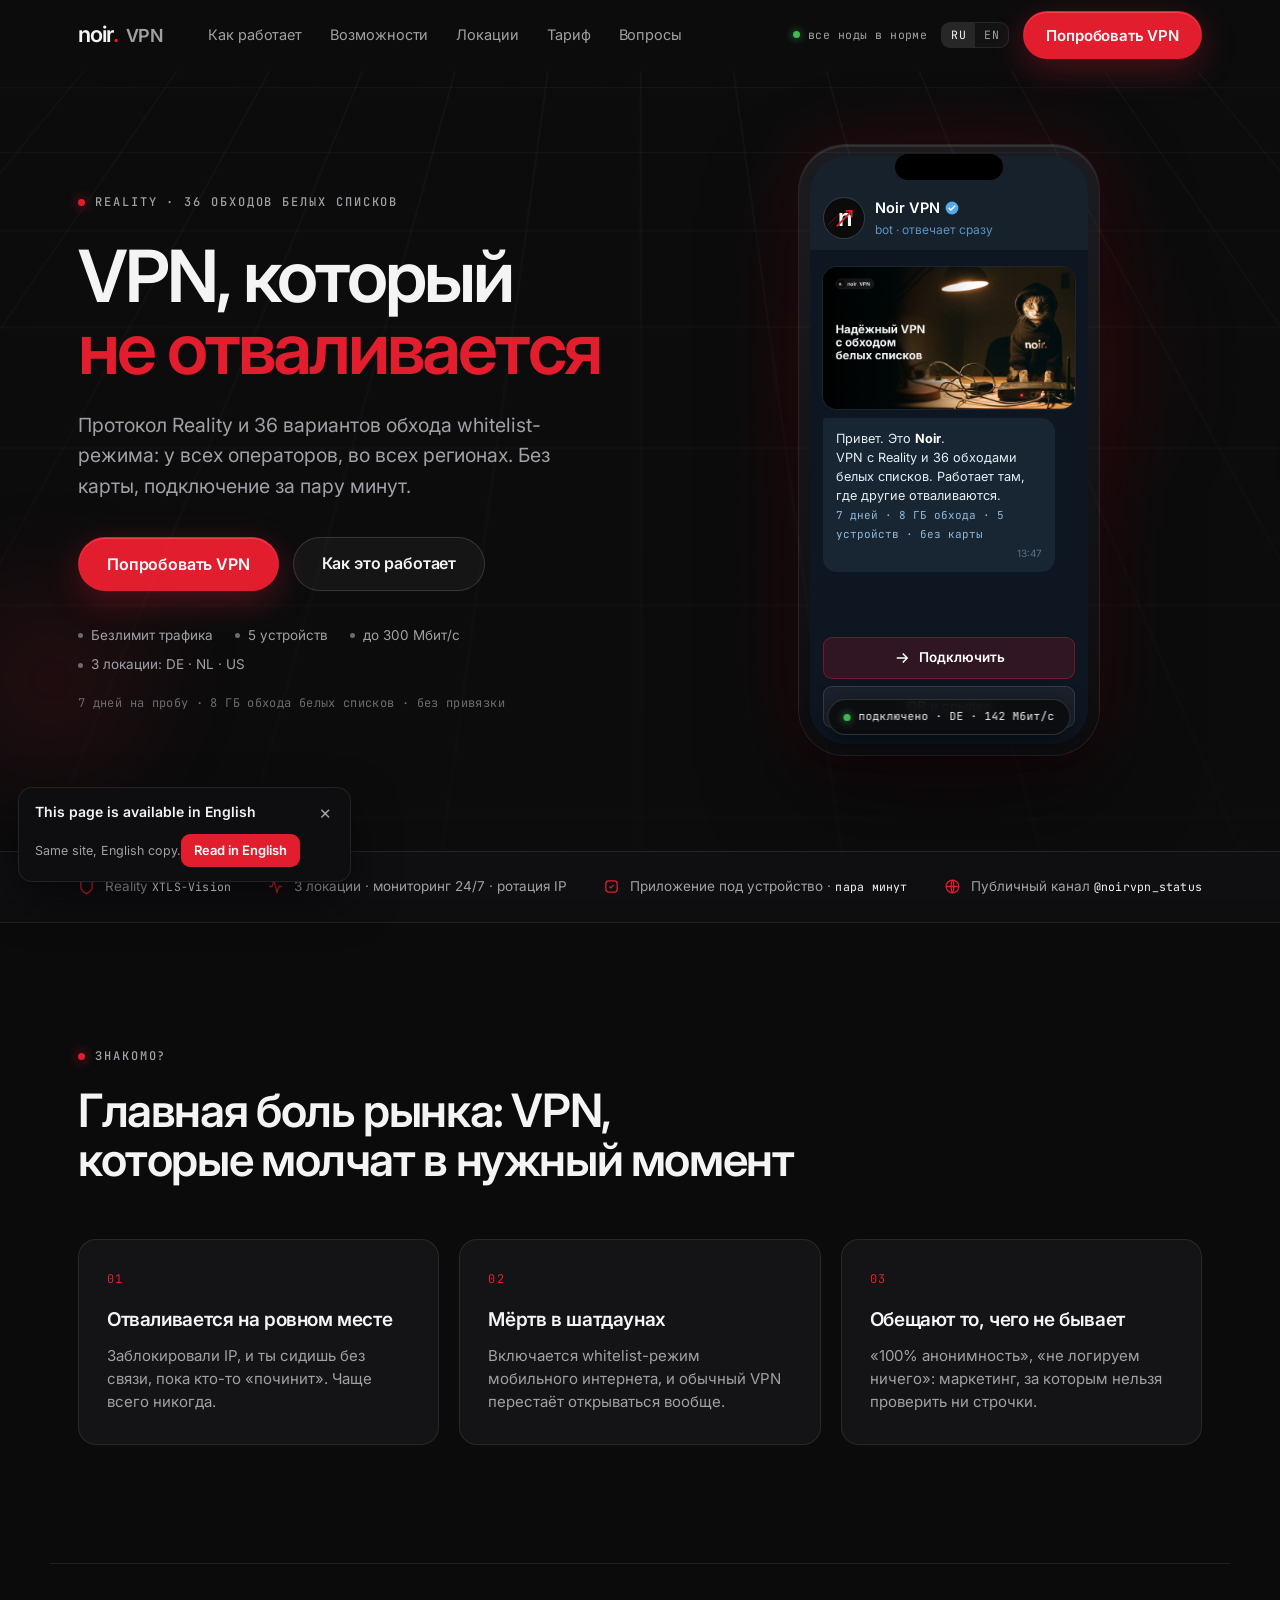
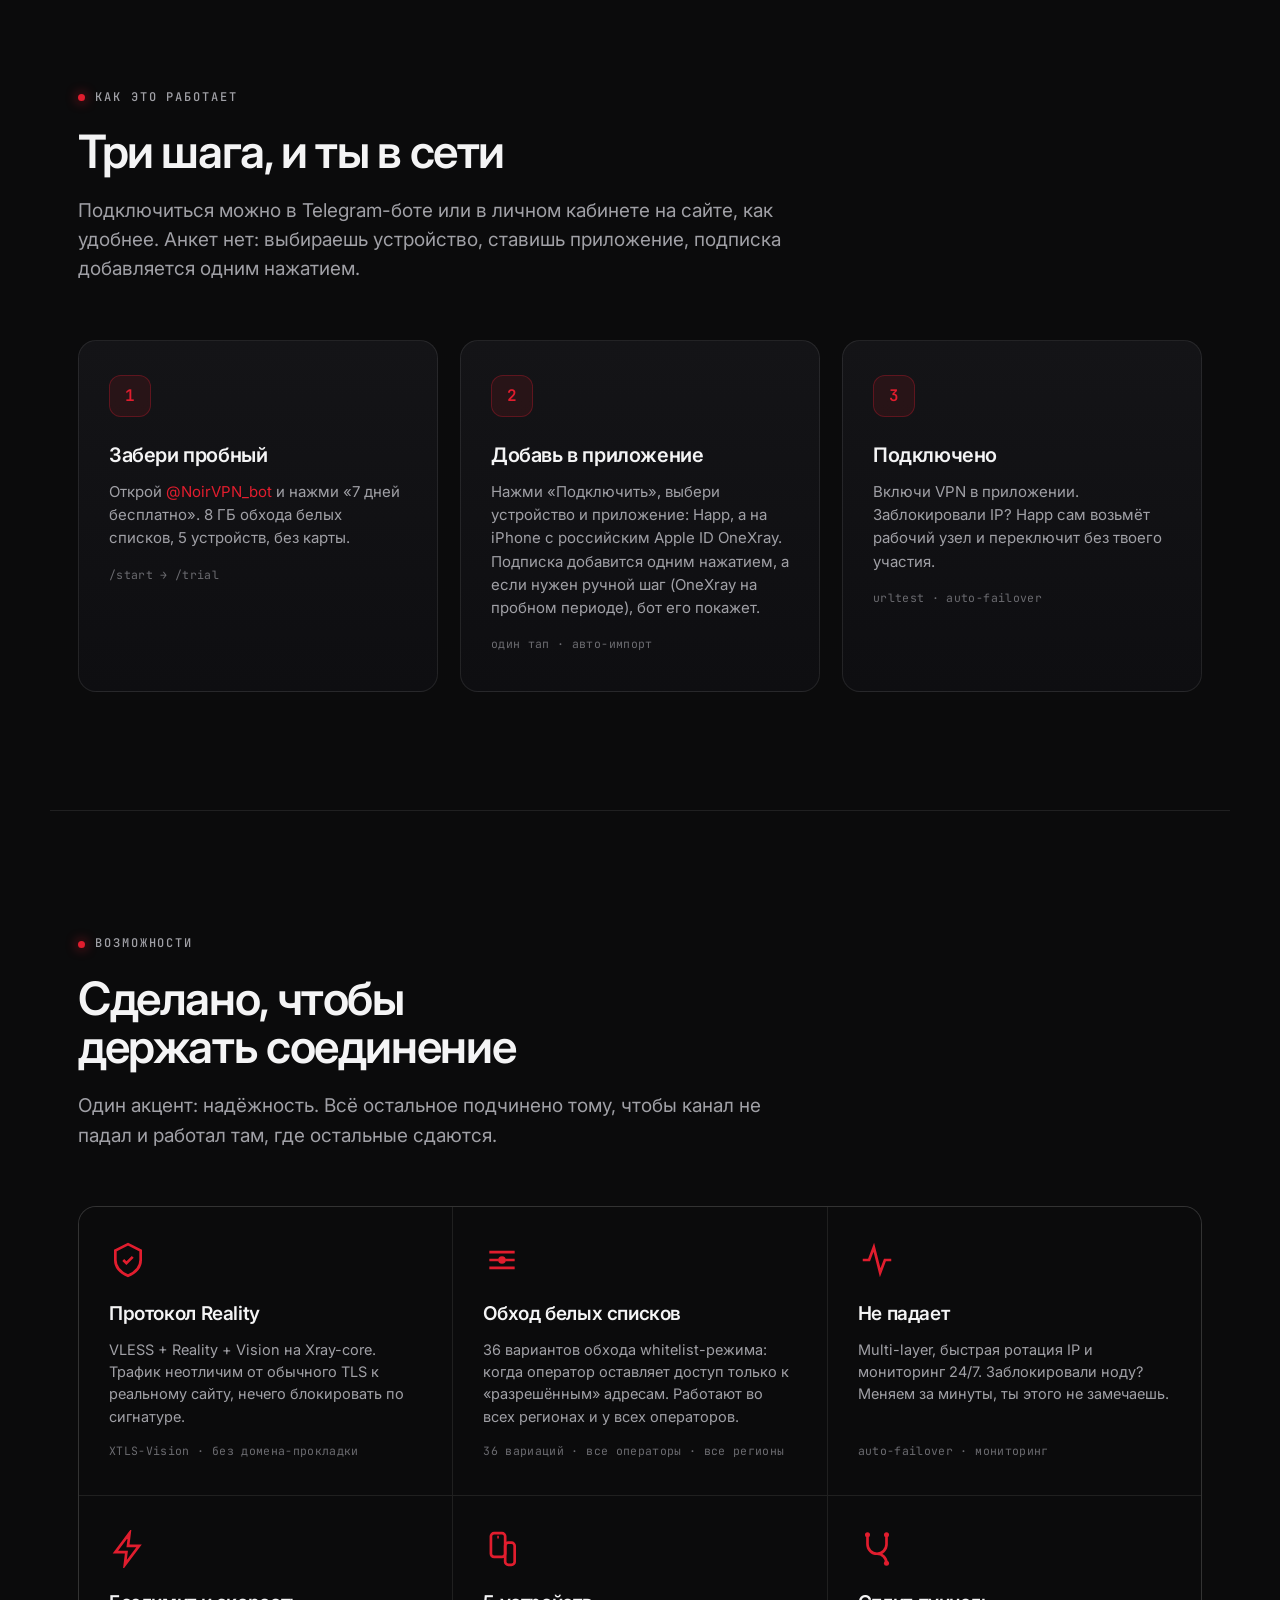
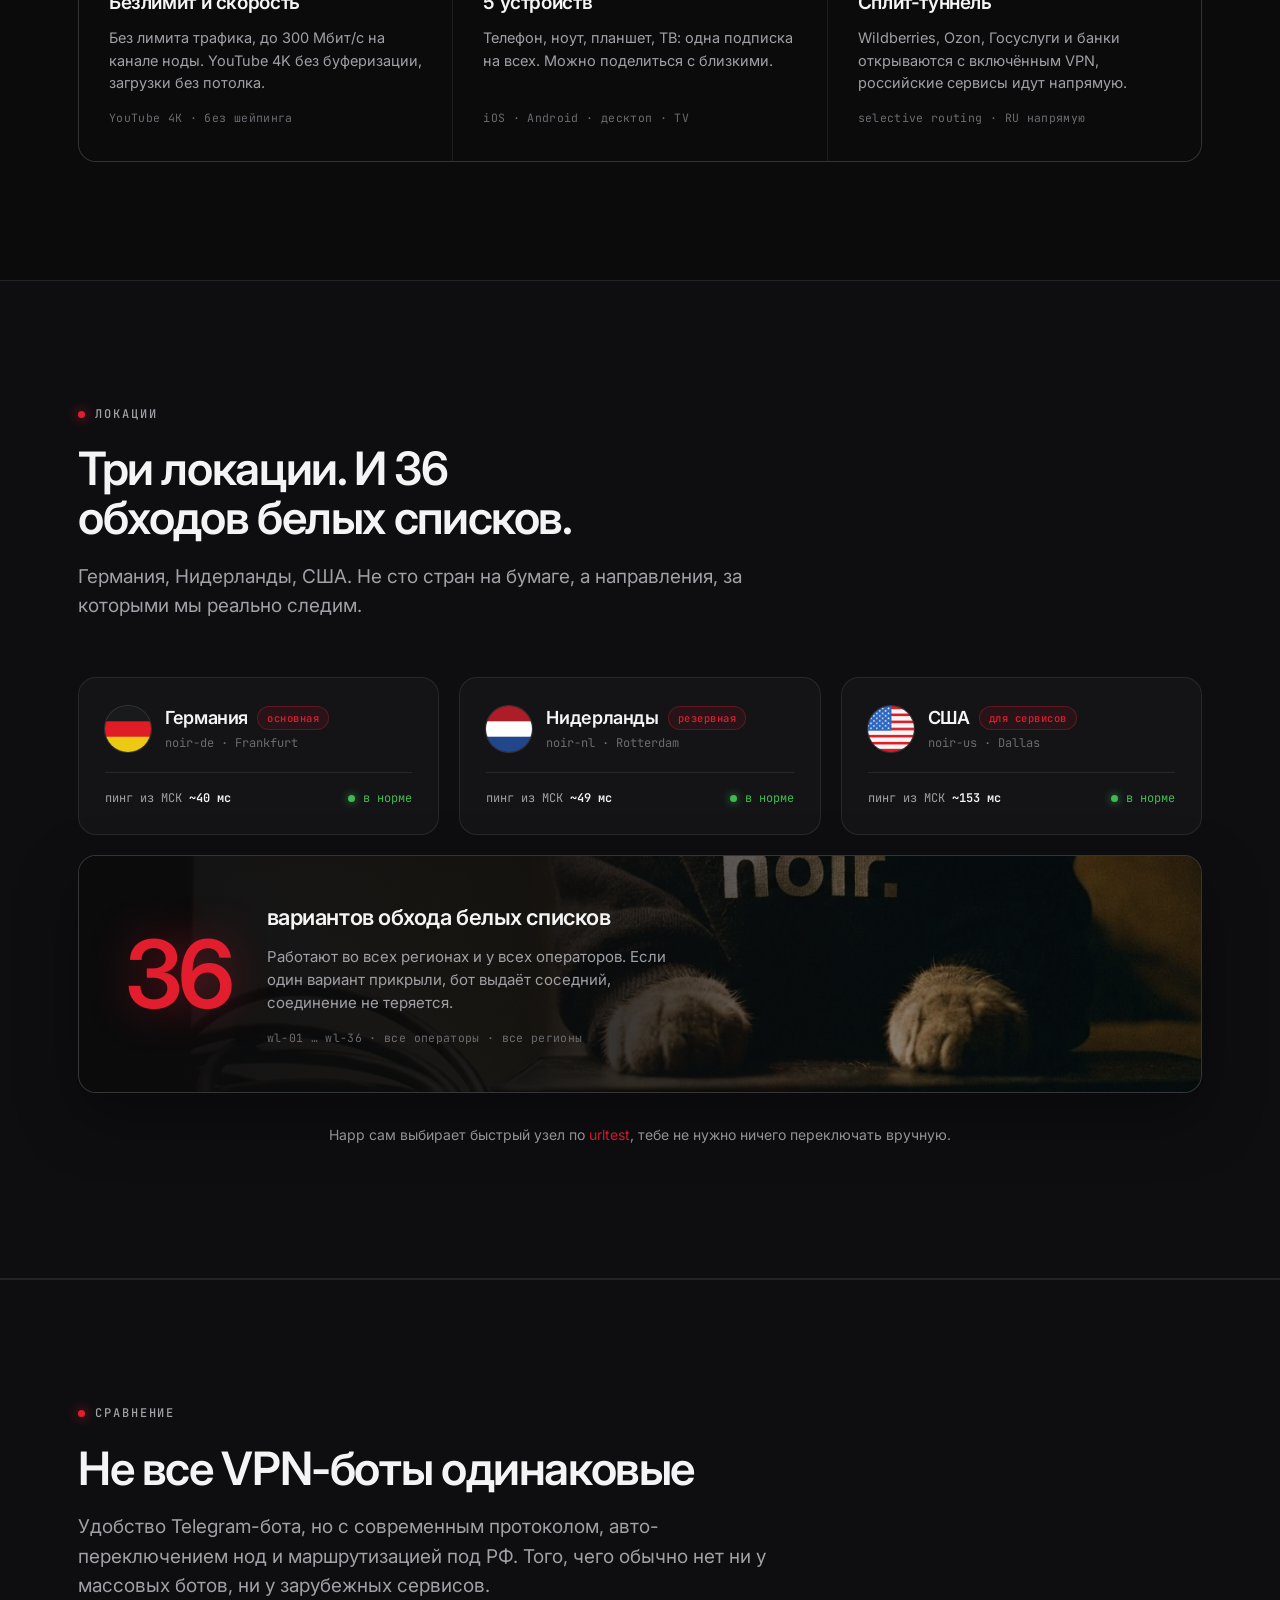
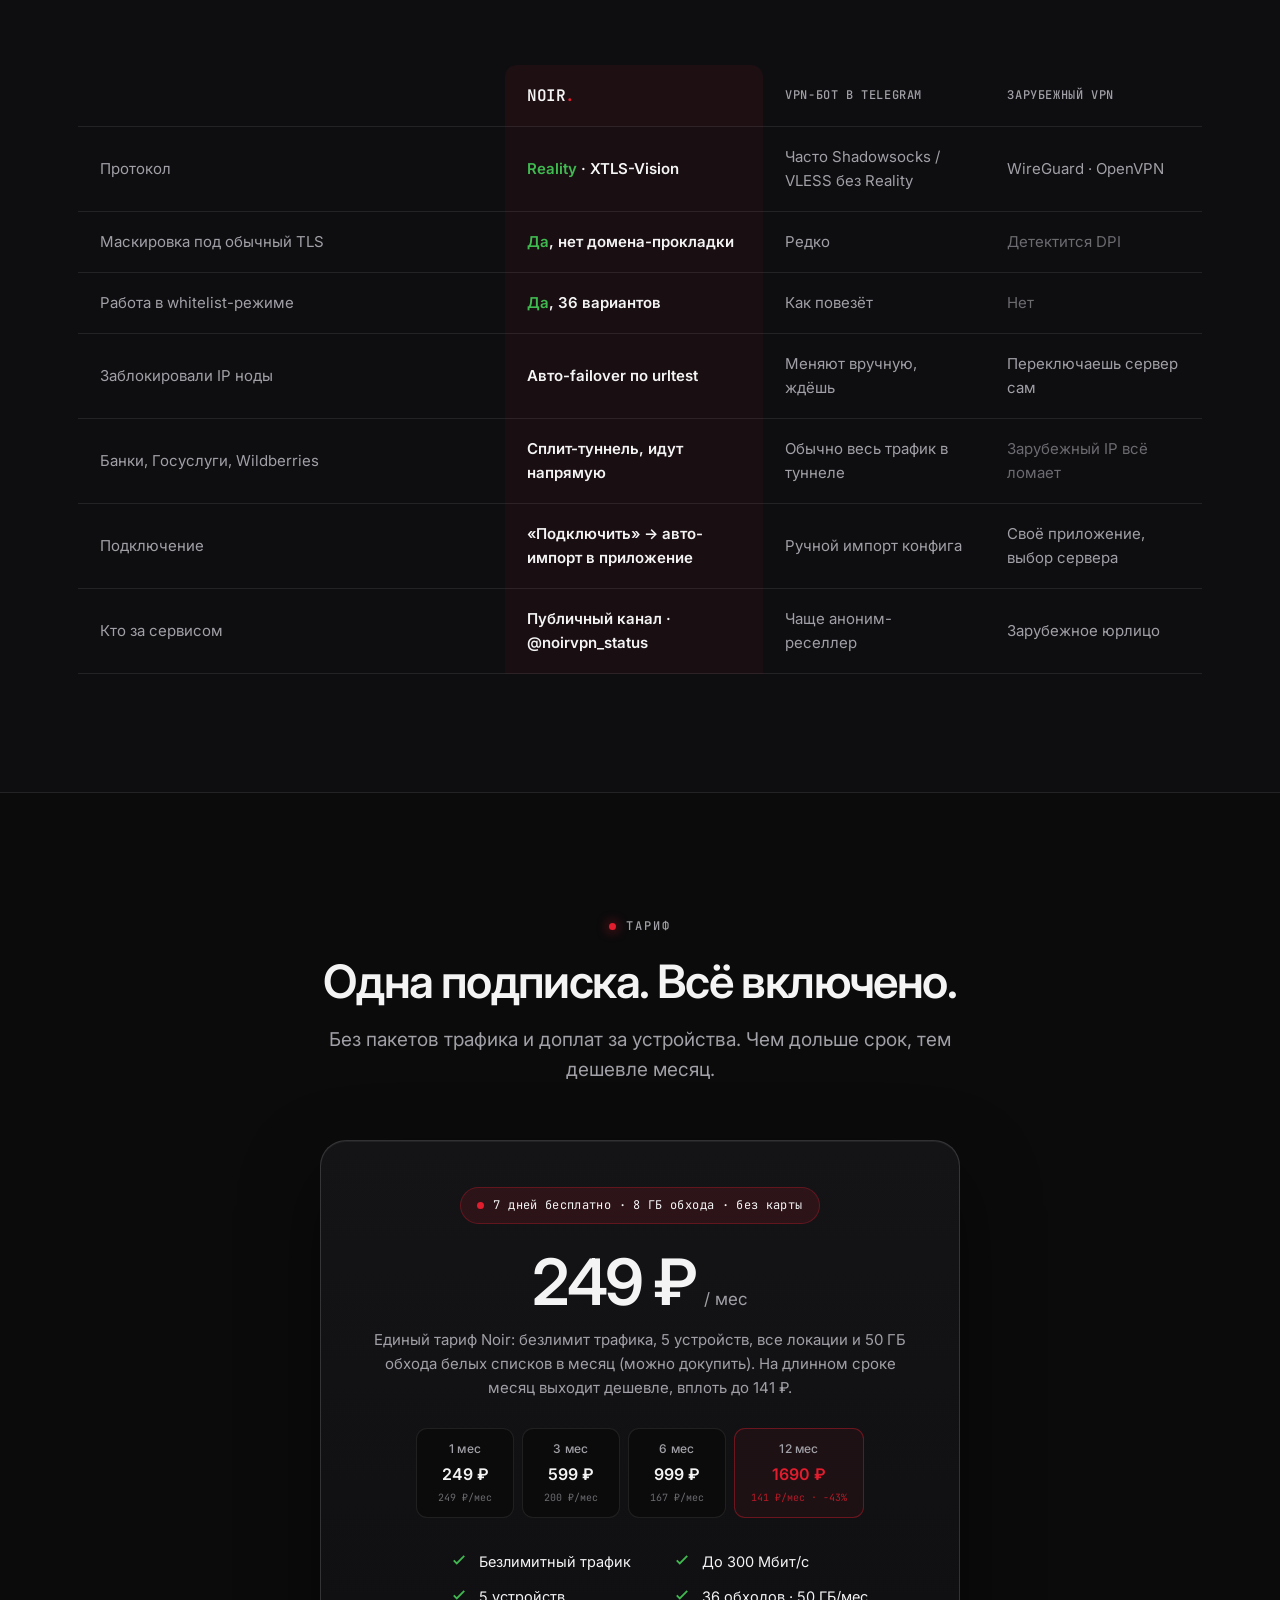
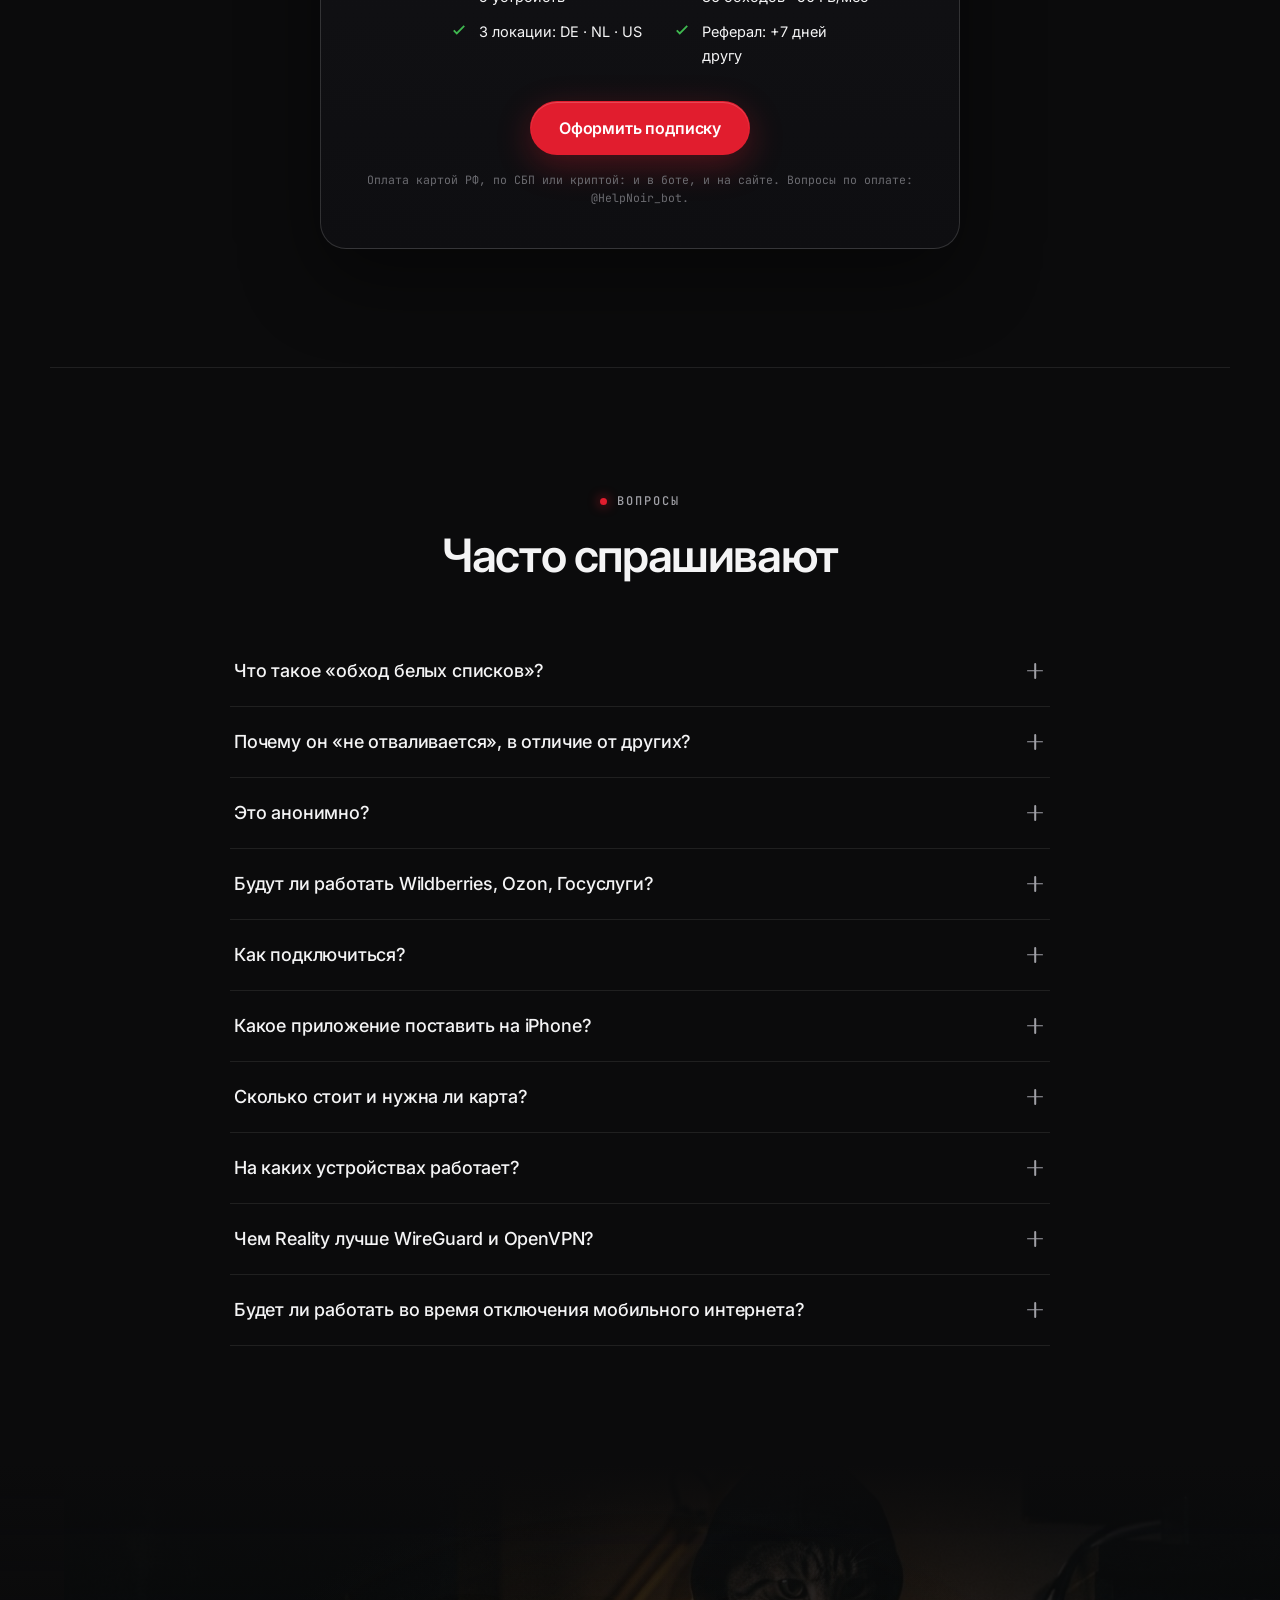
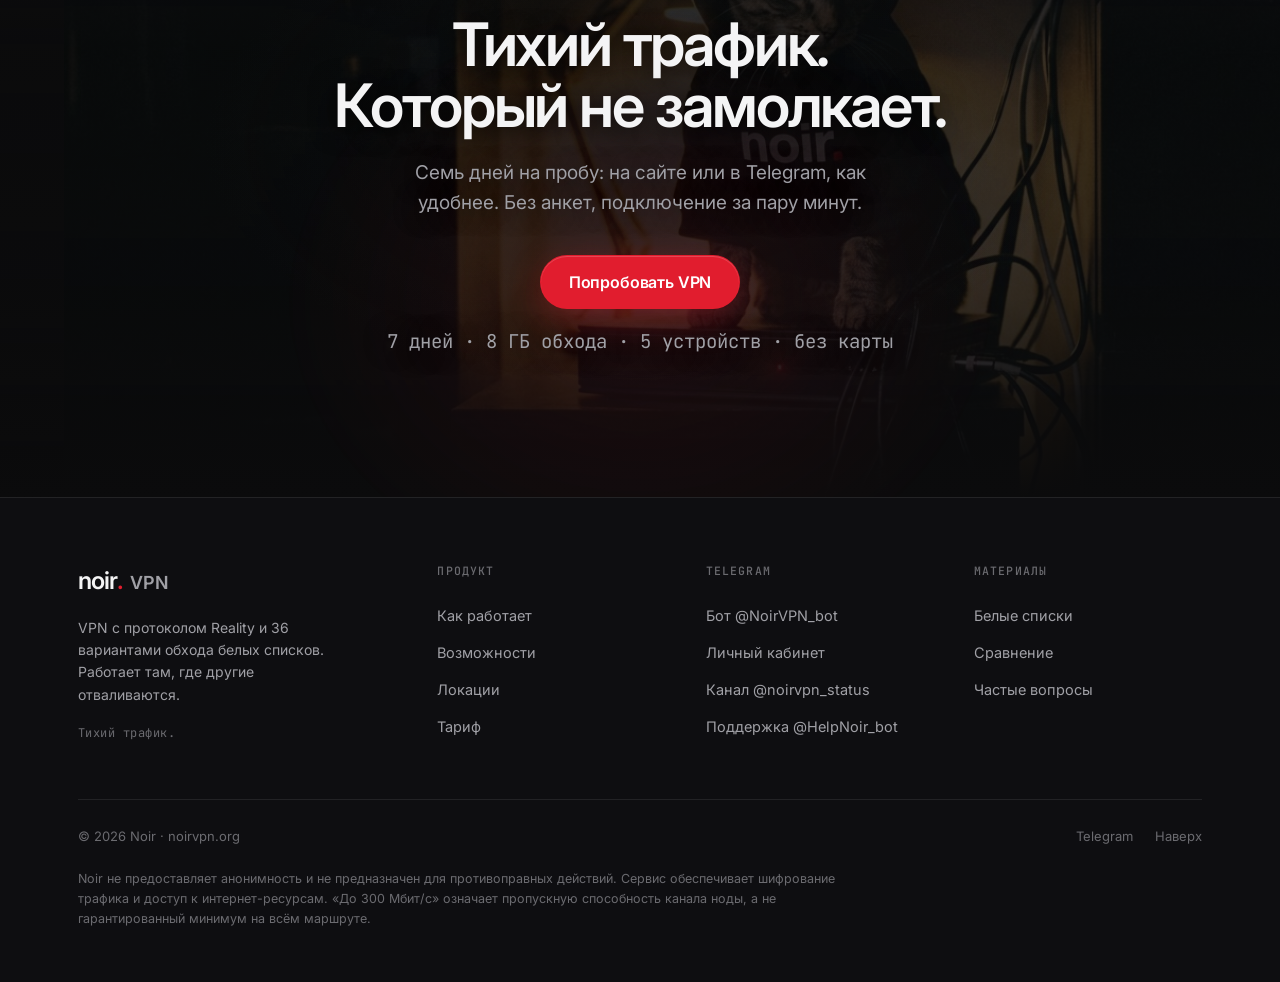
<file: index.html>
<!DOCTYPE html>
<html lang="ru" data-accent="red">
<head>
<meta charset="utf-8" />
<meta name="viewport" content="width=device-width, initial-scale=1" />
<title>Noir VPN: VPN, который не отваливается</title>
<meta name="description" content="Noir VPN: протокол Reality и 36 вариантов обхода белых списков. Работает у всех операторов и в шатдаунах. Ноды в Германии, Нидерландах и США. 7 дней бесплатно, без карты." />
<meta name="robots" content="index, follow, max-image-preview:large, max-snippet:-1" />
<link rel="canonical" href="https://noirvpn.org/" />
<link rel="alternate" hreflang="ru" href="https://noirvpn.org/" />
<link rel="alternate" hreflang="en" href="https://noirvpn.org/en/" />
<link rel="alternate" hreflang="x-default" href="https://noirvpn.org/" />
<meta name="theme-color" content="#0B0B0C" />

<!-- Счётчик посещаемости: свой, на s.noirvpn.org. Данные лежат у нас, а не
     у Яндекса, и путь /n.js не режется фильтрами блокировщиков. -->
<script defer src="https://s.noirvpn.org/n.js" data-website-id="624a66b9-528b-448a-b180-92ef67c8d1b8"></script>

<!-- Open Graph / Telegram / соцсети -->
<meta property="og:type" content="website" />
<meta property="og:site_name" content="Noir VPN" />
<meta property="og:locale" content="ru_RU" />
<meta property="og:locale:alternate" content="en_US" />
<meta property="og:url" content="https://noirvpn.org/" />
<meta property="og:title" content="Noir VPN: VPN, который не отваливается" />
<meta property="og:description" content="Reality и 36 вариантов обхода белых списков. Работает у всех операторов и во всех регионах. 7 дней бесплатно, без карты." />
<meta property="og:image" content="https://noirvpn.org/og.png" />
<meta property="og:image:width" content="1200" />
<meta property="og:image:height" content="630" />
<meta name="twitter:card" content="summary_large_image" />
<meta name="twitter:title" content="Noir VPN: VPN, который не отваливается" />
<meta name="twitter:description" content="Reality и 36 вариантов обхода белых списков. 7 дней бесплатно, без карты." />
<meta name="twitter:image" content="https://noirvpn.org/og.png" />

<link rel="icon" href="/favicon.ico" sizes="32x32" />
<link rel="icon" href="/icon-192.png" type="image/png" sizes="192x192" />
<link rel="apple-touch-icon" href="/icon-180.png" />

<link rel="preconnect" href="https://fonts.googleapis.com" />
<link rel="preconnect" href="https://fonts.gstatic.com" crossorigin />
<link href="https://fonts.googleapis.com/css2?family=Inter:wght@400;500;600;700&family=JetBrains+Mono:wght@400;500&display=swap" rel="stylesheet" />
<link rel="stylesheet" href="/noir-landing.css" />

<script type="application/ld+json">
{
  "@context": "https://schema.org",
  "@graph": [
    {
      "@type": "Organization",
      "@id": "https://noirvpn.org/#org",
      "name": "Noir VPN",
      "alternateName": "Noir",
      "url": "https://noirvpn.org/",
      "logo": "https://noirvpn.org/icon-180.png",
      "slogan": "Тихий трафик.",
      "description": "VPN-сервис для пользователей внутри России: протокол Reality, 36 вариантов обхода whitelist-режима мобильного интернета, ноды в Германии, Нидерландах и США. Подключение и оплата через Telegram-бот или личный кабинет на сайте.",
      "sameAs": [
        "https://t.me/NoirVPN_bot",
        "https://t.me/noirvpn_status"
      ],
      "contactPoint": {
        "@type": "ContactPoint",
        "contactType": "customer support",
        "url": "https://t.me/HelpNoir_bot",
        "availableLanguage": ["ru"]
      }
    },
    {
      "@type": "WebSite",
      "@id": "https://noirvpn.org/#site",
      "url": "https://noirvpn.org/",
      "name": "Noir VPN",
      "inLanguage": "ru-RU",
      "dateModified": "2026-11-02",
      "publisher": { "@id": "https://noirvpn.org/#org" }
    },
    {
      "@type": "Product",
      "name": "Noir VPN",
      "description": "Подписка на VPN с протоколом Reality и обходом whitelist-режима мобильного интернета. Безлимитный трафик, 5 устройств, 50 ГБ обхода белых списков в месяц, ноды в Германии, Нидерландах и США.",
      "brand": { "@id": "https://noirvpn.org/#org" },
      "offers": {
        "@type": "AggregateOffer",
        "lowPrice": "249",
        "highPrice": "1690",
        "priceCurrency": "RUB",
        "offerCount": "4",
        "availability": "https://schema.org/InStock",
        "url": "https://t.me/NoirVPN_bot"
      }
    },
    {
      "@type": "FAQPage",
      "mainEntity": [
        {
          "@type": "Question",
          "name": "Что такое «обход белых списков»?",
          "acceptedAnswer": { "@type": "Answer", "text": "В шатдаунах операторы переводят мобильный интернет в whitelist-режим: доступны только «разрешённые» адреса, всё остальное не открывается, включая обычные VPN. Noir маскирует трафик так, что он проходит и в этом режиме. Сейчас в боте 36 вариантов обхода, работают во всех регионах и у всех операторов. Как проверить этот режим у себя и почему в нём отваливается WireGuard, разобрали отдельно: белые списки." }
        },
        {
          "@type": "Question",
          "name": "Почему он «не отваливается», в отличие от других?",
          "acceptedAnswer": { "@type": "Answer", "text": "Мы держим ноды в трёх странах, мониторим их круглосуточно и меняем заблокированные IP. Клиент Happ сам переключается на рабочий узел по urltest, ты не делаешь ничего." }
        },
        {
          "@type": "Question",
          "name": "Это анонимно?",
          "acceptedAnswer": { "@type": "Answer", "text": "Честный ответ: «полной анонимности» не существует. Мы шифруем трафик и не торгуем данными, но не обещаем того, что технически невозможно. Если тебе где-то гарантируют 100% анонимность, это маркетинг." }
        },
        {
          "@type": "Question",
          "name": "Будут ли работать Wildberries, Ozon, Госуслуги?",
          "acceptedAnswer": { "@type": "Answer", "text": "Да. Российские сервисы идут напрямую через сплит-туннель, даже когда VPN включён: банки и Госуслуги не «видят» зарубежный IP." }
        },
        {
          "@type": "Question",
          "name": "Как подключиться?",
          "acceptedAnswer": { "@type": "Answer", "text": "Открой @NoirVPN_bot, забери 7 дней бесплатно и нажми «Подключить». Выбери устройство и приложение (Happ, а на iPhone с российским Apple ID OneXray), и подписка добавится одним нажатием. В OneXray на пробном периоде её добавляют вручную, с включённым ID устройства: бот покажет как. Если Telegram не открывается или не нужен, то же самое можно сделать в личном кабинете на сайте (вход по почте). Нужно другое приложение или роутер: и в боте, и в кабинете есть QR-код и обычная ссылка подписки. Весь путь занимает пару минут." }
        },
        {
          "@type": "Question",
          "name": "Какое приложение поставить на iPhone?",
          "acceptedAnswer": { "@type": "Answer", "text": "Если Apple ID российский, ставь OneXray: он бесплатный, есть в российском App Store и принимает подписку Noir целиком, с узлами и правилами маршрутизации. Happ и INCY из российского App Store убрали (INCY в конце октября), поэтому их можно поставить только с Apple ID другой страны. Если Happ или INCY уже стоит на телефоне, пользуйся им и не удаляй: заново из российского App Store его не поставить. Приложения с похожими названиями в российском поиске выпустили другие разработчики, ставить их не стоит. На пробном периоде OneXray принимает подписку только с ID устройства: при добавлении включи «Отправлять идентификатор устройства (HWID)», бот и кабинет покажут шаги." }
        },
        {
          "@type": "Question",
          "name": "Сколько стоит и нужна ли карта?",
          "acceptedAnswer": { "@type": "Answer", "text": "Пробные 7 дней: бесплатно и без карты, с лимитом 30 ГБ трафика и 8 ГБ на обход белых списков. Дальше единый тариф 249 ₽ за месяц, 599 ₽ за 3 месяца, 999 ₽ за 6 и 1690 ₽ за год, то есть от 141 ₽/мес на длинном сроке. В подписке 50 ГБ обхода в месяц, можно докупить. Оплата картой РФ, по СБП или криптой; поможет и поддержка @HelpNoir_bot." }
        },
        {
          "@type": "Question",
          "name": "На каких устройствах работает?",
          "acceptedAnswer": { "@type": "Answer", "text": "iPhone и iPad, Android, Windows, Mac, Android TV и Apple TV. На Android, Windows, Mac и телевизорах работает Happ (на Mac он ставится файлом, App Store не нужен), на iPhone и iPad приложение зависит от Apple ID, подробности в вопросе выше. Для другого приложения или роутера есть QR-код и обычная ссылка подписки. В одной подписке 5 устройств одновременно, отдельной лицензии на каждое не нужно." }
        },
        {
          "@type": "Question",
          "name": "Чем Reality лучше WireGuard и OpenVPN?",
          "acceptedAnswer": { "@type": "Answer", "text": "WireGuard и OpenVPN узнаются по сигнатуре пакетов: DPI видит, что это VPN, и режет его целиком. Reality вместо этого притворяется обычным TLS-соединением с настоящим сайтом и не требует домена-прокладки, поэтому блокировать его «по типу трафика» нечем. Поэтому в РФ живут Reality и VLESS, а WireGuard-сервисы отваливаются первыми." }
        },
        {
          "@type": "Question",
          "name": "Будет ли работать во время отключения мобильного интернета?",
          "acceptedAnswer": { "@type": "Answer", "text": "Да, для этого и сделаны 36 вариантов обхода. В шатдаун оператор оставляет доступ только к «разрешённым» адресам, и Noir проходит в этом режиме тоже. По Wi-Fi при этом всё работает как обычно, ограничение касается только мобильной сети." }
        }
      ]
    }
  ]
}
</script>
</head>
<body>

<!-- ============================ NAV ============================ -->
<header class="nav" id="nav">
  <div class="wrap nav-inner">
    <a class="brand" href="#top" aria-label="Noir VPN">noir<span class="dot">.</span><span class="vpn">VPN</span></a>
    <nav class="nav-links">
      <a href="#how">Как работает</a>
      <a href="#features">Возможности</a>
      <a href="#locations">Локации</a>
      <a href="#pricing">Тариф</a>
      <a href="#faq">Вопросы</a>
    </nav>
    <div class="nav-cta">
      <span class="nav-status"><span class="live"></span>все ноды в норме</span>
      <div class="lang" role="group" aria-label="Язык / Language">
        <span class="lang-on" aria-current="true">RU</span>
        <a href="/en/" hreflang="en" lang="en" data-lang-to="en">EN</a>
      </div>
      <button class="btn btn-primary" type="button" data-cta>Попробовать VPN</button>
      <button class="nav-burger" id="burger" aria-label="Меню"><i></i><i></i><i></i></button>
    </div>
  </div>
</header>

<div class="scrim" id="scrim"></div>
<nav class="drawer" id="drawer">
  <a href="#how">Как работает</a>
  <a href="#features">Возможности</a>
  <a href="#locations">Локации</a>
  <a href="#pricing">Тариф</a>
  <a href="#faq">Вопросы</a>
  <button class="btn btn-primary" type="button" data-cta>Попробовать VPN</button>
  <div class="lang drawer-lang" role="group" aria-label="Язык / Language">
    <span class="lang-on" aria-current="true">RU</span>
    <a href="/en/" hreflang="en" lang="en" data-lang-to="en">EN</a>
  </div>
</nav>

<span id="top"></span>

<!-- ============================ HERO ============================ -->
<section class="hero">
  <div class="hero-atmos">
    <div class="hero-grid"></div>
    <div class="hero-glow"></div>
    <div class="hero-glow left"></div>
  </div>
  <div class="wrap hero-inner">
    <div class="hero-copy">
      <span class="eyebrow">Reality · 36 обходов белых списков</span>
      <h1>VPN, который <em>не&nbsp;отваливается</em></h1>
      <p class="hero-sub">Протокол Reality и 36 вариантов обхода whitelist-режима: у всех операторов, во всех регионах. Без карты, подключение за&nbsp;пару&nbsp;минут.</p>
      <div class="hero-cta">
        <button class="btn btn-primary btn-lg" type="button" data-cta>Попробовать VPN</button>
        <a class="btn btn-ghost btn-lg" href="#how">Как это работает</a>
      </div>

      <div class="hero-trust">
        <span>Безлимит трафика</span>
        <span>5 устройств</span>
        <span>до 300 Мбит/с</span>
        <span>3 локации: DE · NL · US</span>
      </div>
      <p class="hero-note">7 дней на пробу · 8 ГБ обхода белых списков · без привязки</p>
    </div>

    <!-- phone / Telegram bot mock -->
    <div class="device-col">
      <div class="phone">
        <div class="phone-notch"></div>
        <div class="phone-screen">
          <div class="tg-head">
            <span class="tg-ava"><span class="arrow-n" style="--s:30px"><span class="gn">n</span><svg class="streak" viewBox="0 0 240 230" fill="none" stroke-linecap="round"><path d="M-6 168 L96 70" stroke="var(--accent)" stroke-width="6" opacity=".5"/><path d="M2 196 L120 78" stroke="var(--accent)" stroke-width="5" opacity=".34"/><path d="M22 216 L142 96" stroke="var(--accent)" stroke-width="4" opacity=".22"/></svg><svg class="arrow" viewBox="0 0 240 230" fill="none" stroke="var(--accent)" stroke-width="13" stroke-linecap="round" stroke-linejoin="round"><path d="M66 178 L182 58"/><path d="M138 58 L182 58 L182 104"/></svg></span></span>
            <div class="meta">
              <div class="nm">Noir VPN
                <svg viewBox="0 0 24 24"><circle cx="12" cy="12" r="11" fill="#54a9eb"/><path d="M7 12.5l3 3 7-7" fill="none" stroke="#fff" stroke-width="2.4" stroke-linecap="round" stroke-linejoin="round"/></svg>
              </div>
              <div class="st">bot · отвечает сразу</div>
            </div>
          </div>
          <div class="tg-body">
            <div class="tg-cover"><img src="/assets/cat-welcome.jpg" alt="Обложка бота Noir: кот в худи noir." /></div>
            <div class="tg-bubble">
              Привет. Это <b>Noir</b>.<br/>
              VPN с Reality и 36 обходами белых списков. Работает там, где другие отваливаются.<br/>
              <span class="mono">7 дней · 8 ГБ обхода · 5 устройств · без карты</span>
              <div class="tg-time">13:47</div>
            </div>
            <div class="tg-btn">
              <div class="tg-key">
                <svg class="k" viewBox="0 0 24 24" fill="none" stroke="currentColor" stroke-width="2"><path d="M5 12h14M13 6l6 6-6 6"/></svg>
                Подключить
              </div>
              <div class="tg-key sec">QR и ссылка</div>
            </div>
          </div>
        </div>
        <div class="phone-status"><span class="live"></span>подключено · DE · 142 Мбит/с</div>
      </div>
    </div>
  </div>
</section>

<!-- ============================ FACT BAND ============================ -->
<div class="band">
  <div class="wrap band-inner">
    <div class="band-item">
      <svg viewBox="0 0 24 24" fill="none" stroke="currentColor" stroke-width="1.8"><path d="M12 2l8 4v6c0 5-3.5 8-8 10-4.5-2-8-5-8-10V6l8-4z"/></svg>
      <span>Reality <span class="mono">XTLS-Vision</span></span>
    </div>
    <div class="band-item">
      <svg viewBox="0 0 24 24" fill="none" stroke="currentColor" stroke-width="1.8"><path d="M3 12h4l3-8 4 16 3-8h4"/></svg>
      <span>3 локации · мониторинг 24/7 · ротация IP</span>
    </div>
    <div class="band-item">
      <svg viewBox="0 0 24 24" fill="none" stroke="currentColor" stroke-width="1.8"><rect x="4" y="4" width="16" height="16" rx="4"/><path d="M9 12l2 2 4-4"/></svg>
      <span>Приложение под устройство · <span class="mono">пара минут</span></span>
    </div>
    <div class="band-item">
      <svg viewBox="0 0 24 24" fill="none" stroke="currentColor" stroke-width="1.8"><circle cx="12" cy="12" r="9"/><path d="M3 12h18M12 3c2.5 2.7 2.5 15.3 0 18M12 3c-2.5 2.7-2.5 15.3 0 18"/></svg>
      <span>Публичный канал <span class="mono">@noirvpn_status</span></span>
    </div>
  </div>
</div>

<!-- ============================ PROBLEM ============================ -->
<section class="section problem">
  <div class="wrap">
    <div class="section-head reveal">
      <span class="eyebrow">Знакомо?</span>
      <h2 class="title">Главная боль рынка: VPN, которые молчат в нужный момент</h2>
    </div>
    <div class="pain-grid">
      <div class="pain reveal">
        <div class="ix">01</div>
        <h3>Отваливается на ровном месте</h3>
        <p>Заблокировали IP, и ты сидишь без связи, пока кто-то «починит». Чаще всего никогда.</p>
      </div>
      <div class="pain reveal">
        <div class="ix">02</div>
        <h3>Мёртв в шатдаунах</h3>
        <p>Включается whitelist-режим мобильного интернета, и обычный VPN перестаёт открываться вообще.</p>
      </div>
      <div class="pain reveal">
        <div class="ix">03</div>
        <h3>Обещают то, чего не бывает</h3>
        <p>«100% анонимность», «не логируем ничего»: маркетинг, за которым нельзя проверить ни строчки.</p>
      </div>
    </div>
  </div>
</section>

<div class="rule"></div>

<!-- ============================ HOW IT WORKS ============================ -->
<section class="section" id="how">
  <div class="wrap">
    <div class="section-head reveal">
      <span class="eyebrow">Как это работает</span>
      <h2 class="title">Три шага, и ты в сети</h2>
      <p class="lead">Подключиться можно в Telegram-боте или в личном кабинете на сайте, как удобнее. Анкет нет: выбираешь устройство, ставишь приложение, подписка добавляется одним нажатием.</p>
    </div>
    <div class="steps">
      <div class="step reveal">
        <div class="num">1</div>
        <h3>Забери пробный</h3>
        <p>Открой <span class="accent">@NoirVPN_bot</span> и нажми «7 дней бесплатно». 8 ГБ обхода белых списков, 5 устройств, без карты.</p>
        <div class="tag">/start → /trial</div>
      </div>
      <div class="step reveal">
        <div class="num">2</div>
        <h3>Добавь в приложение</h3>
        <p>Нажми «Подключить», выбери устройство и приложение: Happ, а на iPhone с российским Apple ID OneXray. Подписка добавится одним нажатием, а если нужен ручной шаг (OneXray на пробном периоде), бот его покажет.</p>
        <div class="tag">один тап · авто-импорт</div>
      </div>
      <div class="step reveal">
        <div class="num">3</div>
        <h3>Подключено</h3>
        <p>Включи VPN в приложении. Заблокировали IP? Happ сам возьмёт рабочий узел и переключит без твоего участия.</p>
        <div class="tag">urltest · auto-failover</div>
      </div>
    </div>
  </div>
</section>

<div class="rule"></div>

<!-- ============================ FEATURES ============================ -->
<section class="section" id="features">
  <div class="wrap">
    <div class="section-head reveal">
      <span class="eyebrow">Возможности</span>
      <h2 class="title">Сделано, чтобы держать соединение</h2>
      <p class="lead">Один акцент: надёжность. Всё остальное подчинено тому, чтобы канал не падал и работал там, где остальные сдаются.</p>
    </div>
    <div class="feat-grid reveal">
      <div class="feat">
        <div class="ico"><svg viewBox="0 0 24 24" fill="none" stroke="currentColor" stroke-width="1.7"><path d="M12 2l8 4v6c0 5-3.5 8-8 10-4.5-2-8-5-8-10V6l8-4z"/><path d="M9 12l2 2 4-4"/></svg></div>
        <h3>Протокол Reality</h3>
        <p>VLESS + Reality + Vision на Xray-core. Трафик неотличим от обычного TLS к реальному сайту, нечего блокировать по сигнатуре.</p>
        <div class="more">XTLS-Vision · без домена-прокладки</div>
      </div>
      <div class="feat">
        <div class="ico"><svg viewBox="0 0 24 24" fill="none" stroke="currentColor" stroke-width="1.7"><path d="M4 12h6m4 0h6M4 7h16M4 17h16"/><circle cx="12" cy="12" r="2.4" fill="currentColor" stroke="none"/></svg></div>
        <h3>Обход белых списков</h3>
        <p>36 вариантов обхода whitelist-режима: когда оператор оставляет доступ только к «разрешённым» адресам. Работают во всех регионах и у всех операторов.</p>
        <div class="more">36 вариаций · все операторы · все регионы</div>
      </div>
      <div class="feat">
        <div class="ico"><svg viewBox="0 0 24 24" fill="none" stroke="currentColor" stroke-width="1.7"><path d="M3 12h4l3-8 4 16 3-8h4"/></svg></div>
        <h3>Не падает</h3>
        <p>Multi-layer, быстрая ротация IP и мониторинг 24/7. Заблокировали ноду? Меняем за минуты, ты этого не замечаешь.</p>
        <div class="more">auto-failover · мониторинг</div>
      </div>
      <div class="feat">
        <div class="ico"><svg viewBox="0 0 24 24" fill="none" stroke="currentColor" stroke-width="1.7"><path d="M13 2L4 14h7l-1 8 9-12h-7l1-8z"/></svg></div>
        <h3>Безлимит и скорость</h3>
        <p>Без лимита трафика, до 300 Мбит/с на канале ноды. YouTube 4K без буферизации, загрузки без потолка.</p>
        <div class="more">YouTube 4K · без шейпинга</div>
      </div>
      <div class="feat">
        <div class="ico"><svg viewBox="0 0 24 24" fill="none" stroke="currentColor" stroke-width="1.7"><rect x="5" y="2" width="9" height="15" rx="2"/><rect x="14" y="8" width="6" height="14" rx="2"/><path d="M9 4.5h1"/></svg></div>
        <h3>5 устройств</h3>
        <p>Телефон, ноут, планшет, ТВ: одна подписка на всех. Можно поделиться с близкими.</p>
        <div class="more">iOS · Android · десктоп · TV</div>
      </div>
      <div class="feat">
        <div class="ico"><svg viewBox="0 0 24 24" fill="none" stroke="currentColor" stroke-width="1.7"><path d="M6 3v6a6 6 0 006 6 6 6 0 016 6v0M18 3v6a6 6 0 01-6 6"/><circle cx="6" cy="3" r="1.6" fill="currentColor" stroke="none"/><circle cx="18" cy="3" r="1.6" fill="currentColor" stroke="none"/><circle cx="18" cy="21" r="1.6" fill="currentColor" stroke="none"/></svg></div>
        <h3>Сплит-туннель</h3>
        <p>Wildberries, Ozon, Госуслуги и банки открываются с включённым VPN, российские сервисы идут напрямую.</p>
        <div class="more">selective routing · RU напрямую</div>
      </div>
    </div>
  </div>
</section>

<!-- ============================ LOCATIONS ============================ -->
<section class="section locations" id="locations">
  <div class="wrap">
    <div class="section-head reveal">
      <span class="eyebrow">Локации</span>
      <h2 class="title">Три локации. И 36 обходов белых списков.</h2>
      <p class="lead">Германия, Нидерланды, США. Не сто стран на бумаге, а направления, за которыми мы реально следим.</p>
    </div>
    <div class="loc-grid">
      <div class="loc reveal">
        <div class="loc-top">
          <span class="loc-flag"><img src="/assets/flag-de.webp" alt="Германия" /></span>
          <div><div class="nm">Германия <span class="nx">основная</span></div><div class="code">noir-de · Frankfurt</div></div>
        </div>
        <div class="loc-meta">
          <span class="stat">пинг из МСК <b>~40 мс</b></span>
          <span class="loc-status"><span class="live"></span>в норме</span>
        </div>
      </div>
      <div class="loc reveal">
        <div class="loc-top">
          <span class="loc-flag"><img src="/assets/flag-nl.png" alt="Нидерланды" /></span>
          <div><div class="nm">Нидерланды <span class="nx">резервная</span></div><div class="code">noir-nl · Rotterdam</div></div>
        </div>
        <div class="loc-meta">
          <span class="stat">пинг из МСК <b>~49 мс</b></span>
          <span class="loc-status"><span class="live"></span>в норме</span>
        </div>
      </div>
      <div class="loc reveal">
        <div class="loc-top">
          <span class="loc-flag"><img src="/assets/flag-us.webp" alt="США" /></span>
          <div><div class="nm">США <span class="nx">для сервисов</span></div><div class="code">noir-us · Dallas</div></div>
        </div>
        <div class="loc-meta">
          <span class="stat">пинг из МСК <b>~153 мс</b></span>
          <span class="loc-status"><span class="live"></span>в норме</span>
        </div>
      </div>
    </div>
    <div class="bypass reveal">
      <img class="bypass-img" src="/assets/cat-paws.jpg" alt="" loading="lazy" />
      <div class="bypass-body">
        <div class="bypass-num">36</div>
        <div class="bypass-txt">
          <h3>вариантов обхода белых списков</h3>
          <p>Работают во всех регионах и у всех операторов. Если один вариант прикрыли, бот выдаёт соседний, соединение не теряется.</p>
          <div class="bypass-tag">wl-01 … wl-36 · все операторы · все регионы</div>
        </div>
      </div>
    </div>
    <p class="loc-foot reveal">Happ сам выбирает быстрый узел по <span class="accent">urltest</span>, тебе не нужно ничего переключать вручную.</p>
  </div>
</section>

<!-- ============================ COMPARISON ============================ -->
<section class="section compare" id="compare">
  <div class="wrap">
    <div class="section-head reveal">
      <span class="eyebrow">Сравнение</span>
      <h2 class="title">Не все VPN-боты одинаковые</h2>
      <p class="lead">Удобство Telegram-бота, но с современным протоколом, авто-переключением нод и маршрутизацией под РФ. Того, чего обычно нет ни у массовых ботов, ни у зарубежных сервисов.</p>
    </div>
    <div class="reveal" style="overflow-x:auto">
      <table class="ctable">
        <thead>
          <tr>
            <th class="feat-name"></th>
            <th class="us col-us-head"><span class="us-brand">noir<span class="dot">.</span></span></th>
            <th>VPN-бот в Telegram</th>
            <th>Зарубежный VPN</th>
          </tr>
        </thead>
        <tbody>
          <tr>
            <td class="feat-name">Протокол</td>
            <td class="us" data-th="Noir"><span class="ok">Reality</span> · XTLS-Vision</td>
            <td data-th="VPN-бот">Часто Shadowsocks / VLESS без Reality</td>
            <td data-th="Зарубежный">WireGuard · OpenVPN</td>
          </tr>
          <tr>
            <td class="feat-name">Маскировка под обычный TLS</td>
            <td class="us" data-th="Noir"><span class="ok">Да</span>, нет домена-прокладки</td>
            <td data-th="VPN-бот">Редко</td>
            <td data-th="Зарубежный"><span class="no">Детектится DPI</span></td>
          </tr>
          <tr>
            <td class="feat-name">Работа в whitelist-режиме</td>
            <td class="us" data-th="Noir"><span class="ok">Да</span>, 36 вариантов</td>
            <td data-th="VPN-бот">Как повезёт</td>
            <td data-th="Зарубежный"><span class="no">Нет</span></td>
          </tr>
          <tr>
            <td class="feat-name">Заблокировали IP ноды</td>
            <td class="us" data-th="Noir">Авто-failover по urltest</td>
            <td data-th="VPN-бот">Меняют вручную, ждёшь</td>
            <td data-th="Зарубежный">Переключаешь сервер сам</td>
          </tr>
          <tr>
            <td class="feat-name">Банки, Госуслуги, Wildberries</td>
            <td class="us" data-th="Noir">Сплит-туннель, идут напрямую</td>
            <td data-th="VPN-бот">Обычно весь трафик в туннеле</td>
            <td data-th="Зарубежный"><span class="no">Зарубежный IP всё ломает</span></td>
          </tr>
          <tr>
            <td class="feat-name">Подключение</td>
            <td class="us" data-th="Noir">«Подключить» → авто-импорт в приложение</td>
            <td data-th="VPN-бот">Ручной импорт конфига</td>
            <td data-th="Зарубежный">Своё приложение, выбор сервера</td>
          </tr>
          <tr>
            <td class="feat-name">Кто за сервисом</td>
            <td class="us" data-th="Noir">Публичный канал · @noirvpn_status</td>
            <td data-th="VPN-бот">Чаще аноним-реселлер</td>
            <td data-th="Зарубежный">Зарубежное юрлицо</td>
          </tr>
        </tbody>
      </table>
    </div>
  </div>
</section>

<!-- ============================ PRICING ============================ -->
<section class="section pricing" id="pricing">
  <div class="pglow"></div>
  <div class="wrap">
    <div class="section-head center reveal">
      <span class="eyebrow" style="justify-content:center">Тариф</span>
      <h2 class="title">Одна подписка. Всё включено.</h2>
      <p class="lead" style="margin-left:auto;margin-right:auto">Без пакетов трафика и доплат за устройства. Чем дольше срок, тем дешевле месяц.</p>
    </div>
    <div class="price-card reveal">
      <span class="price-trial"><span style="width:7px;height:7px;border-radius:50%;background:var(--accent);display:inline-block"></span>7 дней бесплатно · 8 ГБ обхода · без карты</span>
      <div class="price-amount">
        <span class="num">249&nbsp;₽</span>
        <span class="per">/ мес</span>
      </div>
      <p class="price-sub">Единый тариф Noir: безлимит трафика, 5 устройств, все локации и 50 ГБ обхода белых списков в месяц (можно докупить). На длинном сроке месяц выходит дешевле, вплоть до 141 ₽.</p>
      <div class="price-terms">
        <div class="term"><b>1 мес</b><span class="pv">249 ₽</span><i>249 ₽/мес</i></div>
        <div class="term"><b>3 мес</b><span class="pv">599 ₽</span><i>200 ₽/мес</i></div>
        <div class="term"><b>6 мес</b><span class="pv">999 ₽</span><i>167 ₽/мес</i></div>
        <div class="term best"><b>12 мес</b><span class="pv">1690 ₽</span><i>141 ₽/мес · −43%</i></div>
      </div>
      <ul class="price-incl">
        <li><svg viewBox="0 0 24 24" fill="none" stroke="currentColor" stroke-width="2.4"><path d="M5 12.5l4 4 10-10"/></svg> Безлимитный трафик</li>
        <li><svg viewBox="0 0 24 24" fill="none" stroke="currentColor" stroke-width="2.4"><path d="M5 12.5l4 4 10-10"/></svg> До 300 Мбит/с</li>
        <li><svg viewBox="0 0 24 24" fill="none" stroke="currentColor" stroke-width="2.4"><path d="M5 12.5l4 4 10-10"/></svg> 5 устройств</li>
        <li><svg viewBox="0 0 24 24" fill="none" stroke="currentColor" stroke-width="2.4"><path d="M5 12.5l4 4 10-10"/></svg> 36 обходов · 50 ГБ/мес</li>
        <li><svg viewBox="0 0 24 24" fill="none" stroke="currentColor" stroke-width="2.4"><path d="M5 12.5l4 4 10-10"/></svg> 3 локации: DE · NL · US</li>
        <li><svg viewBox="0 0 24 24" fill="none" stroke="currentColor" stroke-width="2.4"><path d="M5 12.5l4 4 10-10"/></svg> Реферал: +7 дней другу</li>
      </ul>
      <div class="price-cta">
        <button class="btn btn-primary btn-lg" type="button" data-cta>Оформить подписку</button>
      </div>
      <p class="price-foot">Оплата картой РФ, по СБП или криптой: и в боте, и на сайте. Вопросы по оплате: @HelpNoir_bot.</p>
    </div>
  </div>
</section>

<div class="rule"></div>

<!-- ============================ FAQ ============================ -->
<section class="section" id="faq">
  <div class="wrap">
    <div class="section-head center reveal">
      <span class="eyebrow" style="justify-content:center">Вопросы</span>
      <h2 class="title">Часто спрашивают</h2>
    </div>
    <div class="faq-list reveal">
      <div class="faq-item">
        <button class="faq-q">Что такое «обход белых списков»?<span class="ic"></span></button>
        <div class="faq-a"><div class="faq-a-inner">В шатдаунах операторы переводят мобильный интернет в whitelist-режим: доступны только «разрешённые» адреса, всё остальное не открывается, включая обычные VPN. Noir маскирует трафик так, что он проходит и в этом режиме. Сейчас в боте 36 вариантов обхода, работают во всех регионах и у всех операторов. Как проверить этот режим у себя и почему в нём отваливается WireGuard, разобрали отдельно: <a href="/belye-spiski/">белые списки</a>.</div></div>
      </div>
      <div class="faq-item">
        <button class="faq-q">Почему он «не отваливается», в отличие от других?<span class="ic"></span></button>
        <div class="faq-a"><div class="faq-a-inner">Мы держим ноды в трёх странах, мониторим их круглосуточно и меняем заблокированные IP. Клиент Happ сам переключается на рабочий узел по <span class="mono">urltest</span>, ты не делаешь ничего.</div></div>
      </div>
      <div class="faq-item">
        <button class="faq-q">Это анонимно?<span class="ic"></span></button>
        <div class="faq-a"><div class="faq-a-inner">Честный ответ: «полной анонимности» не существует. Мы шифруем трафик и не торгуем данными, но не обещаем того, что технически невозможно. Если тебе где-то гарантируют 100% анонимность, это маркетинг.</div></div>
      </div>
      <div class="faq-item">
        <button class="faq-q">Будут ли работать Wildberries, Ozon, Госуслуги?<span class="ic"></span></button>
        <div class="faq-a"><div class="faq-a-inner">Да. Российские сервисы идут напрямую через сплит-туннель, даже когда VPN включён: банки и Госуслуги не «видят» зарубежный IP.</div></div>
      </div>
      <div class="faq-item">
        <button class="faq-q">Как подключиться?<span class="ic"></span></button>
        <div class="faq-a"><div class="faq-a-inner">Открой <span class="mono">@NoirVPN_bot</span>, забери 7 дней бесплатно и нажми «Подключить». Выбери устройство и приложение (Happ, а на iPhone с российским Apple ID OneXray), и подписка добавится одним нажатием. В OneXray на пробном периоде её добавляют вручную, с включённым ID устройства: бот покажет как. Если Telegram не открывается или не нужен, то же самое можно сделать в личном кабинете на сайте (вход по почте). Нужно другое приложение или роутер: и в боте, и в кабинете есть QR-код и обычная ссылка подписки. Весь путь занимает пару минут.</div></div>
      </div>
      <div class="faq-item">
        <button class="faq-q">Какое приложение поставить на iPhone?<span class="ic"></span></button>
        <div class="faq-a"><div class="faq-a-inner">Если Apple ID российский, ставь OneXray: он бесплатный, есть в российском App Store и принимает подписку Noir целиком, с узлами и правилами маршрутизации. Happ и INCY из российского App Store убрали (INCY в конце октября), поэтому их можно поставить только с Apple ID другой страны. Если Happ или INCY уже стоит на телефоне, пользуйся им и не удаляй: заново из российского App Store его не поставить. Приложения с похожими названиями в российском поиске выпустили другие разработчики, ставить их не стоит. На пробном периоде OneXray принимает подписку только с ID устройства: при добавлении включи «Отправлять идентификатор устройства (HWID)», бот и кабинет покажут шаги.</div></div>
      </div>
      <div class="faq-item">
        <button class="faq-q">Сколько стоит и нужна ли карта?<span class="ic"></span></button>
        <div class="faq-a"><div class="faq-a-inner">Пробные 7 дней: бесплатно и без карты, с лимитом 30 ГБ трафика и 8 ГБ на обход белых списков. Дальше единый тариф 249 ₽ за месяц, 599 ₽ за 3 месяца, 999 ₽ за 6 и 1690 ₽ за год, то есть от 141 ₽/мес на длинном сроке. В подписке 50 ГБ обхода в месяц, можно докупить. Оплата картой РФ, по СБП или криптой; поможет и поддержка <span class="mono">@HelpNoir_bot</span>.</div></div>
      </div>
      <div class="faq-item">
        <button class="faq-q">На каких устройствах работает?<span class="ic"></span></button>
        <div class="faq-a"><div class="faq-a-inner">iPhone и iPad, Android, Windows, Mac, Android TV и Apple TV. На Android, Windows, Mac и телевизорах работает Happ (на Mac он ставится файлом, App Store не нужен), на iPhone и iPad приложение зависит от Apple ID, подробности в вопросе выше. Для другого приложения или роутера есть QR-код и обычная ссылка подписки. В одной подписке 5 устройств одновременно, отдельной лицензии на каждое не нужно.</div></div>
      </div>
      <div class="faq-item">
        <button class="faq-q">Чем Reality лучше WireGuard и OpenVPN?<span class="ic"></span></button>
        <div class="faq-a"><div class="faq-a-inner">WireGuard и OpenVPN узнаются по сигнатуре пакетов: DPI видит, что это VPN, и режет его целиком. Reality вместо этого притворяется обычным TLS-соединением с настоящим сайтом и не требует домена-прокладки, поэтому блокировать его «по типу трафика» нечем. Поэтому в РФ живут Reality и VLESS, а WireGuard-сервисы отваливаются первыми.</div></div>
      </div>
      <div class="faq-item">
        <button class="faq-q">Будет ли работать во время отключения мобильного интернета?<span class="ic"></span></button>
        <div class="faq-a"><div class="faq-a-inner">Да, для этого и сделаны 36 вариантов обхода. В шатдаун оператор оставляет доступ только к «разрешённым» адресам, и Noir проходит в этом режиме тоже. По Wi-Fi при этом всё работает как обычно, ограничение касается только мобильной сети.</div></div>
      </div>
    </div>
  </div>
</section>

<!-- ============================ FINAL CTA ============================ -->
<section class="section final">
  <div class="final-bg"><img src="/assets/cat-lamp.jpg" alt="" loading="lazy" /></div>
  <div class="fglow"></div>
  <div class="wrap">
    <h2 class="reveal">Тихий трафик.<br/>Который не замолкает.</h2>
    <p class="reveal">Семь дней на пробу: на сайте или в Telegram, как удобнее. Без анкет, подключение за пару минут.</p>
    <div class="hero-cta reveal">
      <button class="btn btn-primary btn-lg" type="button" data-cta>Попробовать VPN</button>
    </div>
    <p class="price-foot reveal" style="margin-top:18px">7 дней · 8 ГБ обхода · 5 устройств · без карты</p>
  </div>
</section>

<!-- ============================ FOOTER ============================ -->
<footer class="footer">
  <div class="wrap">
    <div class="foot-grid">
      <div class="foot-brand">
        <a class="brand" href="#top">noir<span class="dot">.</span><span class="vpn">VPN</span></a>
        <p>VPN с протоколом Reality и 36 вариантами обхода белых списков. Работает там, где другие отваливаются.</p>
        <div class="tag">Тихий трафик.</div>
      </div>
      <div class="foot-col">
        <h4>Продукт</h4>
        <a href="#how">Как работает</a>
        <a href="#features">Возможности</a>
        <a href="#locations">Локации</a>
        <a href="#pricing">Тариф</a>
      </div>
      <div class="foot-col">
        <h4>Telegram</h4>
        <a href="https://t.me/NoirVPN_bot?start=lp" target="_blank" rel="noopener">Бот @NoirVPN_bot</a>
        <a href="https://id.heynoir.com/?from=lp">Личный кабинет</a>
        <a href="https://t.me/noirvpn_status" target="_blank" rel="noopener">Канал @noirvpn_status</a>
        <a href="https://t.me/HelpNoir_bot" target="_blank" rel="noopener">Поддержка @HelpNoir_bot</a>
      </div>
      <div class="foot-col">
        <h4>Материалы</h4>
        <a href="/belye-spiski/">Белые списки</a>
        <a href="#compare">Сравнение</a>
        <a href="#faq">Частые вопросы</a>
      </div>
    </div>
    <div class="foot-bottom">
      <span class="cp">© 2026 Noir · noirvpn.org</span>
      <div class="legal">
        <a href="https://t.me/NoirVPN_bot?start=lp" target="_blank" rel="noopener">Telegram</a>
        <a href="#top">Наверх</a>
      </div>
    </div>
    <p class="foot-disc">Noir не предоставляет анонимность и не предназначен для противоправных действий. Сервис обеспечивает шифрование трафика и доступ к интернет-ресурсам. «До 300 Мбит/с» означает пропускную способность канала ноды, а не гарантированный минимум на всём маршруте.</p>
  </div>
</footer>

<!-- ============================ ВЫБОР ПУТИ ============================ -->
<div class="pick-scrim" id="pick-scrim" hidden></div>
<div class="pick" id="pick" role="dialog" aria-modal="true" aria-labelledby="pick-title" hidden>
  <button class="pick-x" id="pick-close" type="button" aria-label="Закрыть">&times;</button>
  <h3 id="pick-title">Как удобнее подключиться?</h3>
  <p class="pick-sub">Доступ, локации и скорость одинаковые. Разница только в том, где вы им управляете.</p>

  <a class="pick-opt primary" href="https://id.heynoir.com/?from=lp">
    <span class="pick-ic"><svg viewBox="0 0 24 24" fill="none" stroke="currentColor" stroke-width="2"><circle cx="12" cy="12" r="9"/><path d="M3 12h18M12 3c2.5 2.7 3.8 5.7 3.8 9s-1.3 6.3-3.8 9c-2.5-2.7-3.8-5.7-3.8-9S9.5 5.7 12 3z"/></svg></span>
    <span class="pick-tx">
      <b>Оформить здесь, на сайте</b>
      <i>Telegram не нужен. Вход по почте, 7 дней на пробу за 10 ₽</i>
    </span>
    <span class="pick-go">→</span>
  </a>

  <a class="pick-opt" href="https://t.me/NoirVPN_bot?start=lp" target="_blank" rel="noopener">
    <span class="pick-ic"><svg viewBox="0 0 24 24" fill="currentColor"><path d="M21.9 4.3c.3-1.3-.5-1.8-1.3-1.5L3.3 9.6c-1.2.5-1.2 1.1-.2 1.4l4.5 1.4 10.4-6.6c.5-.3.9-.1.6.2l-8.4 7.6-.3 4.6c.5 0 .7-.2.9-.4l2.2-2.1 4.6 3.4c.8.5 1.4.2 1.6-.8l3-13.9z"/></svg></span>
    <span class="pick-tx">
      <b>Перейти в Telegram-бота</b>
      <i>Если Telegram у вас уже открывается: 7 дней бесплатно, без карты</i>
    </span>
    <span class="pick-go">→</span>
  </a>

  <p class="pick-foot">Оплата картой РФ, по СБП или криптой. Вопросы: <a href="https://t.me/HelpNoir_bot" target="_blank" rel="noopener">@HelpNoir_bot</a>.</p>
</div>

<!-- ============================ STICKY MOBILE CTA ============================ -->
<button class="mcta" id="mcta" type="button" data-cta aria-label="Попробовать Noir">
  <span class="ic">
    <svg viewBox="0 0 24 24" fill="none" stroke="currentColor" stroke-width="2"><circle cx="12" cy="12" r="9"/><path d="M3 12h18M12 3c2.5 2.7 3.8 5.7 3.8 9s-1.3 6.3-3.8 9c-2.5-2.7-3.8-5.7-3.8-9S9.5 5.7 12 3z"/></svg>
  </span>
  <span class="tx">
    <b>Попробовать VPN</b>
    <i>на сайте или в Telegram</i>
  </span>
  <span class="go">Начать</span>
</button>

<script src="/noir-landing.js"></script>
<script src="/noir-analytics.js"></script>
</body>
</html>
</file>
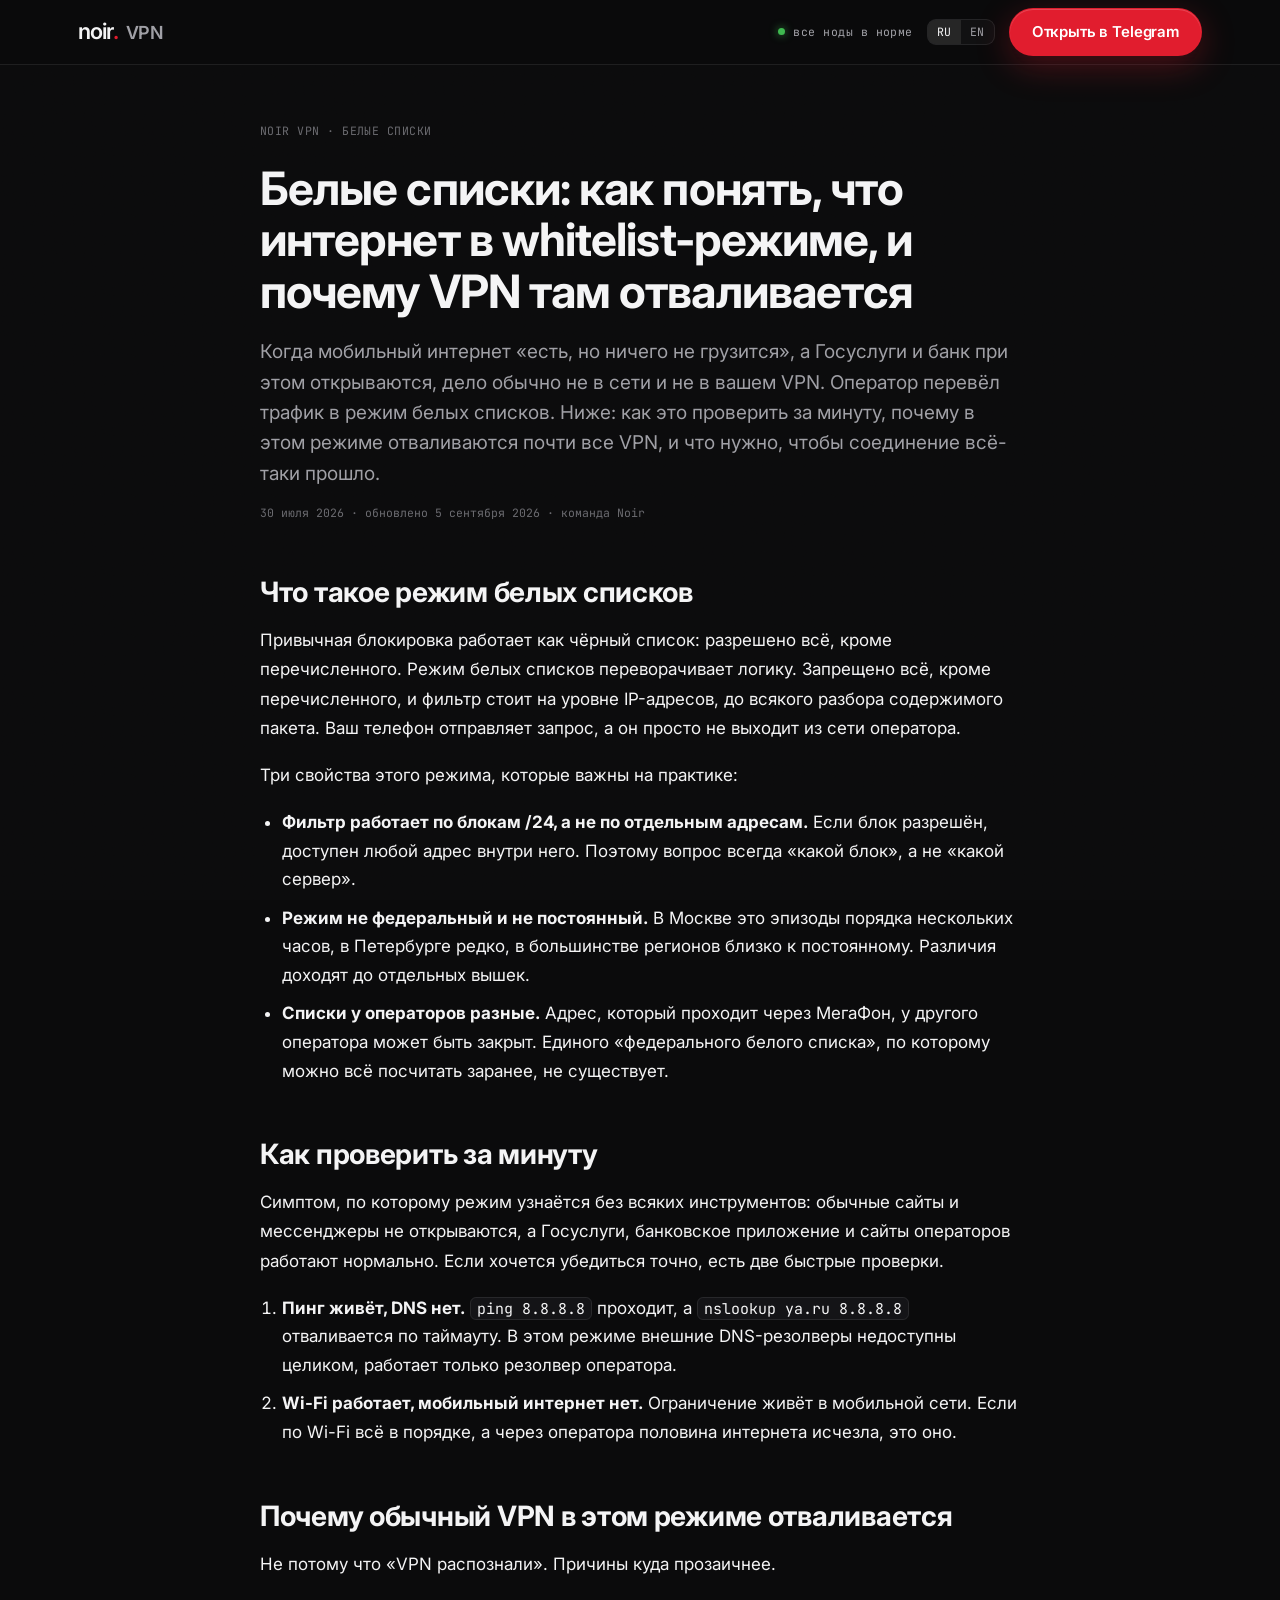
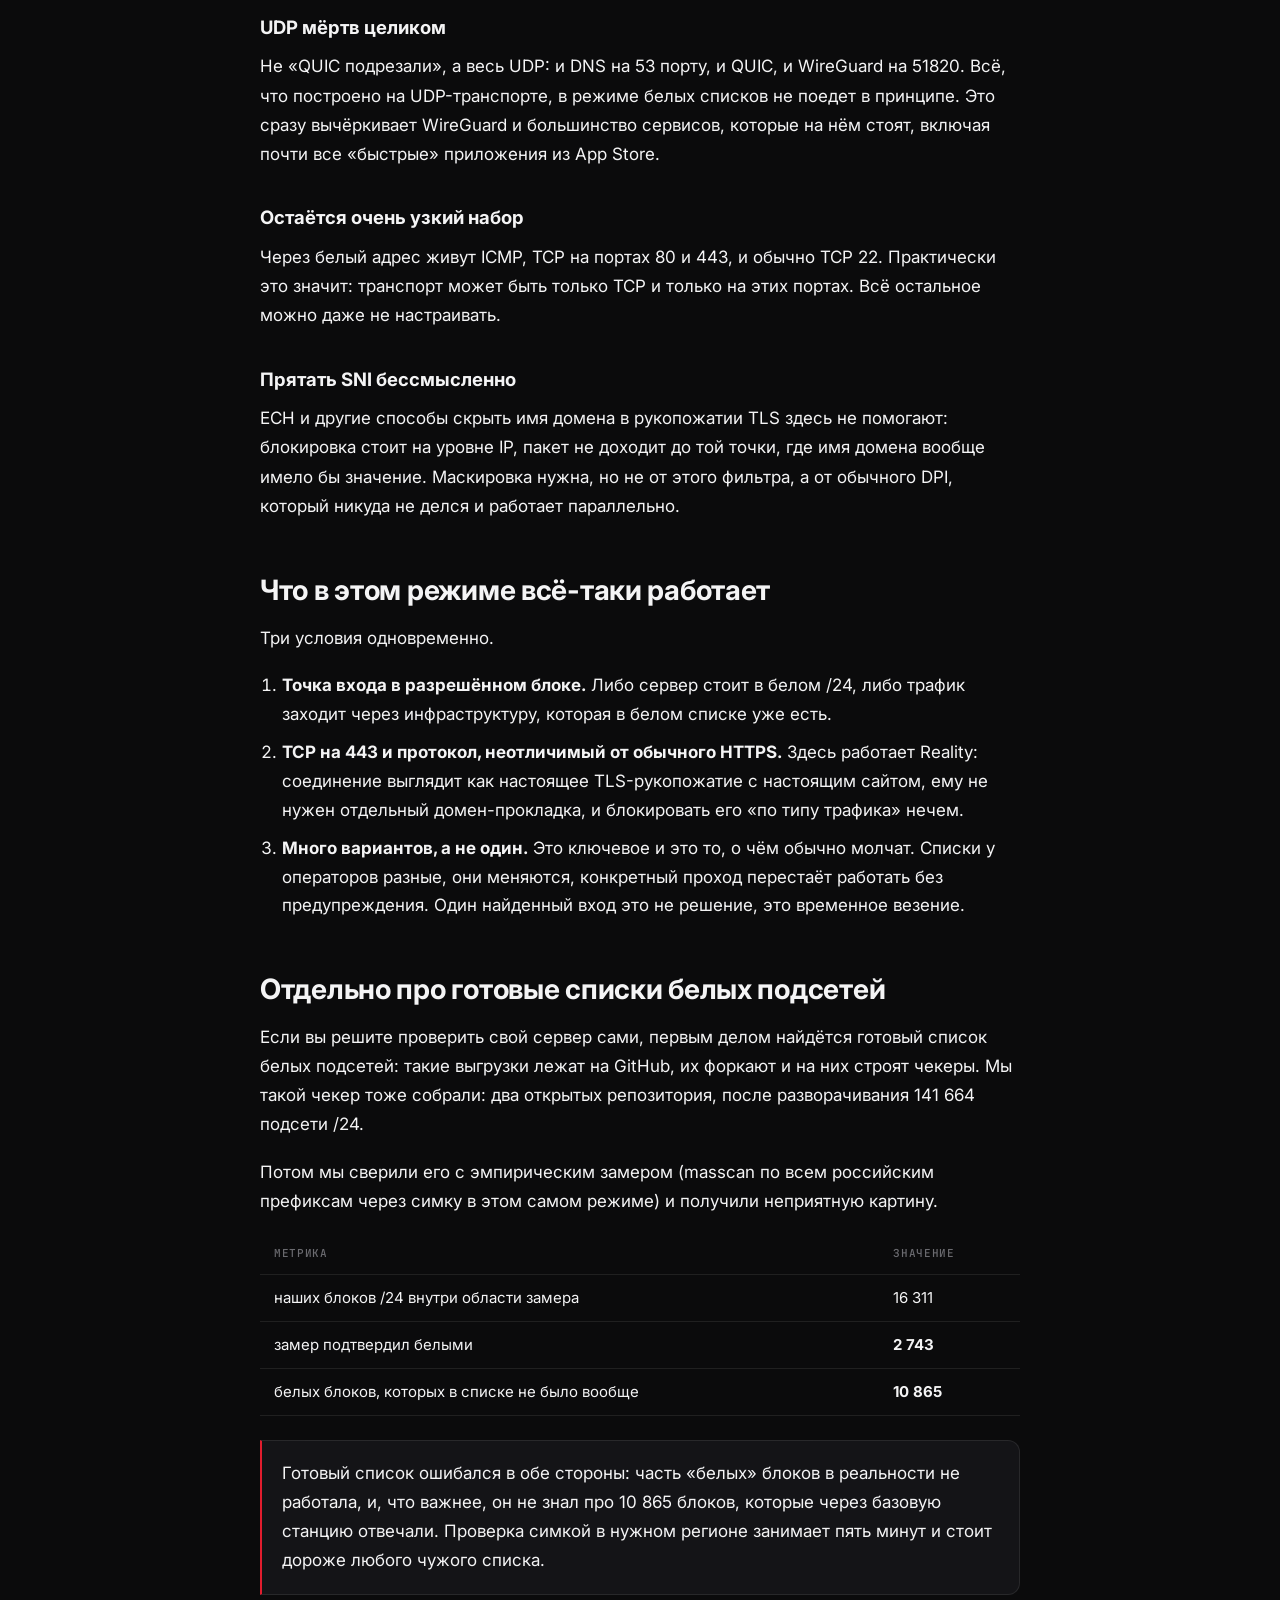
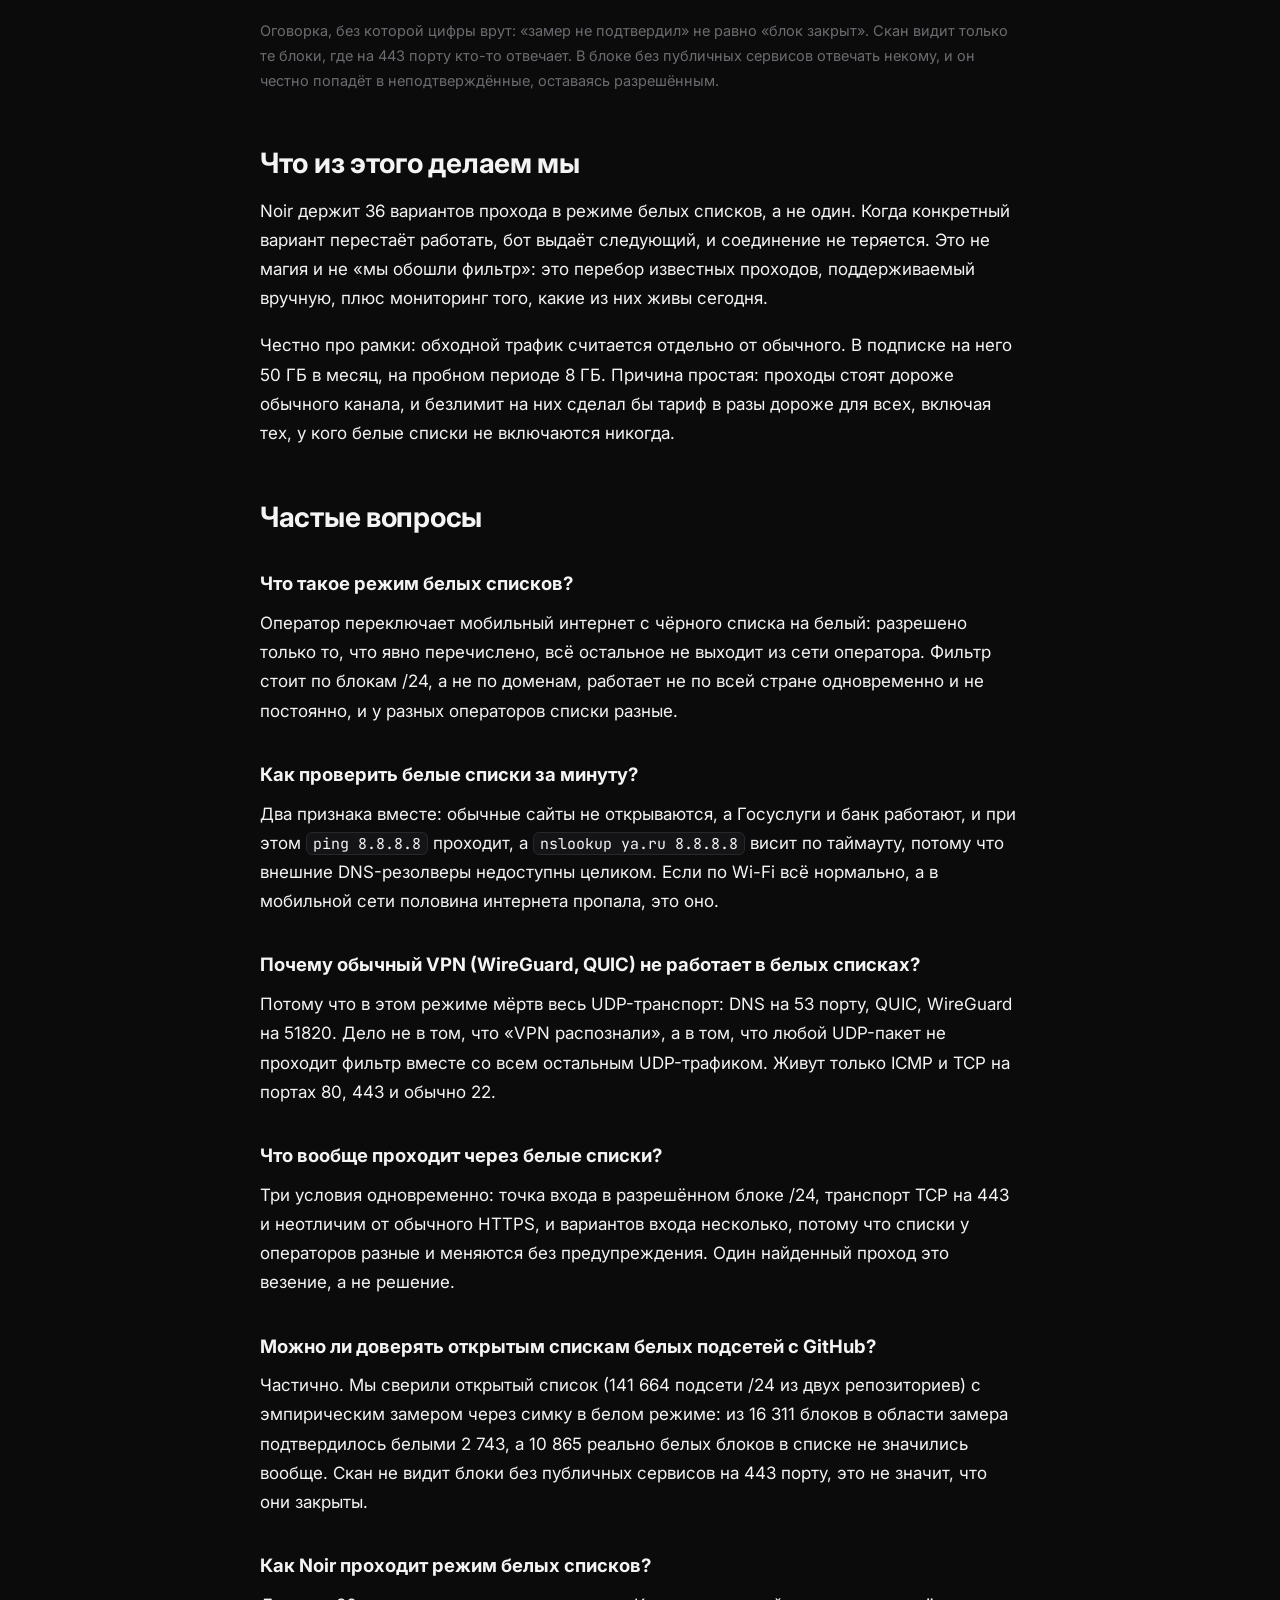
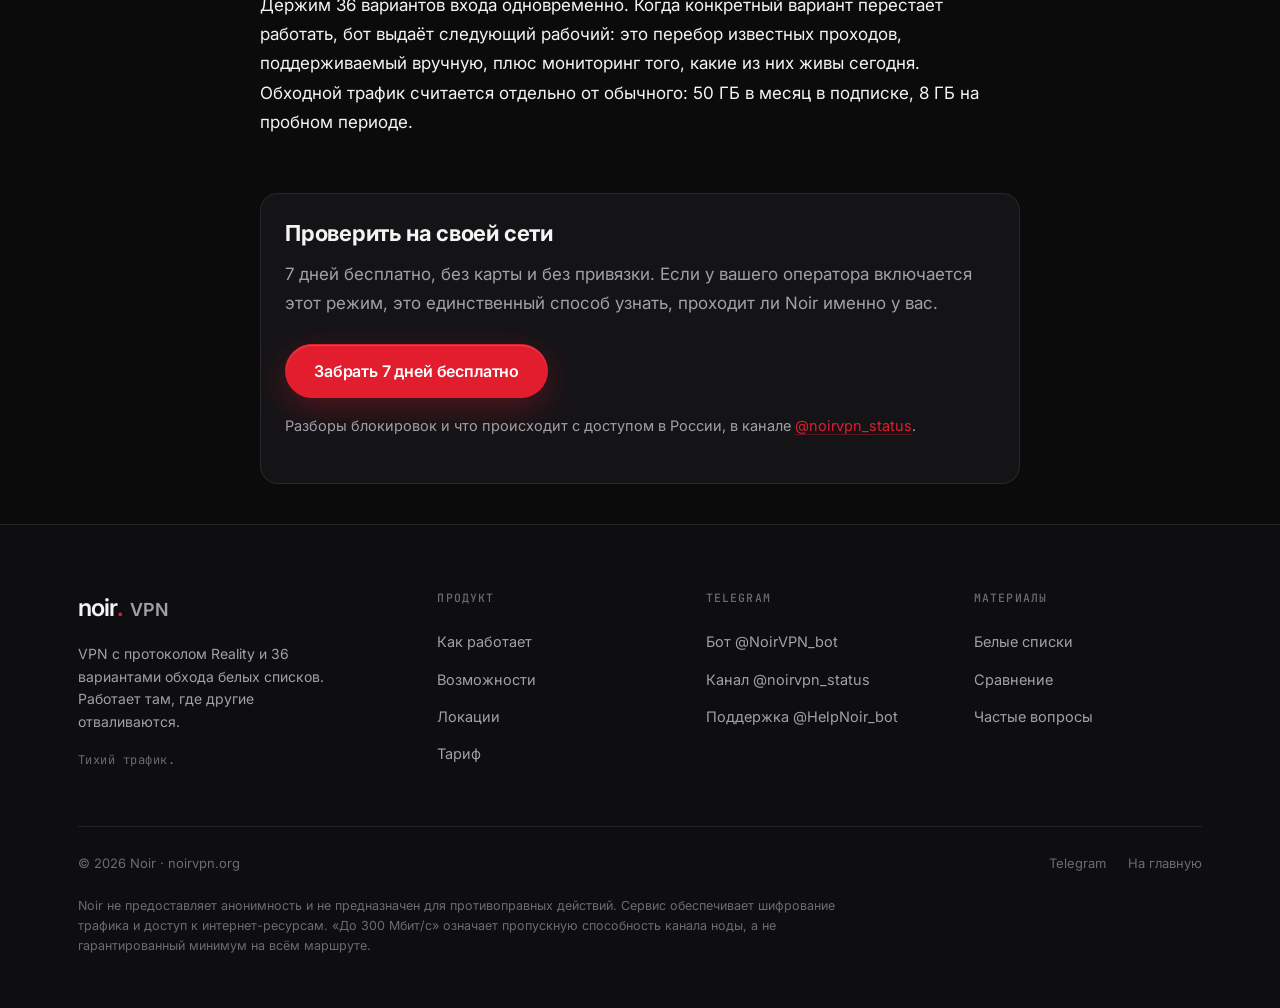
<file: belye-spiski/index.html>
<!DOCTYPE html>
<html lang="ru" data-accent="red">
<head>
<meta charset="utf-8" />
<meta name="viewport" content="width=device-width, initial-scale=1" />
<title>Белые списки: как понять, что интернет в whitelist-режиме, и почему VPN там отваливается</title>
<meta name="description" content="Что такое режим белых списков у мобильных операторов, как проверить его за минуту, почему WireGuard и QUIC в нём не работают вообще и что нужно, чтобы соединение всё-таки прошло." />
<meta name="robots" content="index, follow, max-image-preview:large, max-snippet:-1" />
<link rel="canonical" href="https://noirvpn.org/belye-spiski/" />
<link rel="alternate" hreflang="ru" href="https://noirvpn.org/belye-spiski/" />
<link rel="alternate" hreflang="en" href="https://noirvpn.org/en/whitelists/" />
<link rel="alternate" hreflang="x-default" href="https://noirvpn.org/belye-spiski/" />
<meta name="theme-color" content="#0B0B0C" />

<!-- Счётчик посещаемости: свой, на s.noirvpn.org. Данные лежат у нас, а не
     у Яндекса, и путь /n.js не режется фильтрами блокировщиков. -->
<script defer src="https://s.noirvpn.org/n.js" data-website-id="624a66b9-528b-448a-b180-92ef67c8d1b8"></script>

<meta property="og:type" content="article" />
<meta property="og:site_name" content="Noir VPN" />
<meta property="og:locale" content="ru_RU" />
<meta property="og:locale:alternate" content="en_US" />
<meta property="og:url" content="https://noirvpn.org/belye-spiski/" />
<meta property="og:title" content="Белые списки: как понять, что интернет в whitelist-режиме" />
<meta property="og:description" content="Проверка за минуту, почему UDP-протоколы в этом режиме мертвы целиком и что остаётся работать." />
<meta property="og:image" content="https://noirvpn.org/og.png" />
<meta property="og:image:width" content="1200" />
<meta property="og:image:height" content="630" />
<meta name="twitter:card" content="summary_large_image" />
<meta name="twitter:title" content="Белые списки: как понять, что интернет в whitelist-режиме" />
<meta name="twitter:description" content="Проверка за минуту, почему UDP-протоколы в этом режиме мертвы целиком и что остаётся работать." />
<meta name="twitter:image" content="https://noirvpn.org/og.png" />

<link rel="icon" href="/favicon.ico" sizes="32x32" />
<link rel="icon" href="/icon-192.png" type="image/png" sizes="192x192" />
<link rel="apple-touch-icon" href="/icon-180.png" />

<link rel="preconnect" href="https://fonts.googleapis.com" />
<link rel="preconnect" href="https://fonts.gstatic.com" crossorigin />
<link href="https://fonts.googleapis.com/css2?family=Inter:wght@400;500;600;700&family=JetBrains+Mono:wght@400;500&display=swap" rel="stylesheet" />
<link rel="stylesheet" href="/noir-landing.css" />
<style>
  .art-top{border-bottom:1px solid var(--border);background:rgba(11,11,12,0.9);backdrop-filter:blur(14px);
           position:sticky;top:0;z-index:30;}
  .art-top .wrap{display:flex;align-items:center;justify-content:space-between;gap:16px;height:64px;}
  .art{max-width:760px;margin:0 auto;padding:56px 0 40px;}
  .art .crumbs{font-family:var(--mono);font-size:11.5px;color:var(--faint);letter-spacing:0.04em;
                text-transform:uppercase;margin:0 0 22px;}
  .art .crumbs a{color:var(--faint);text-decoration:none;border-bottom:none;}
  .art .crumbs a:hover{color:var(--muted);}
  .art h1{font-size:clamp(30px,5.4vw,46px);line-height:1.12;letter-spacing:-0.02em;margin:0 0 20px;}
  .art .stand{font-size:19px;line-height:1.6;color:var(--muted);margin:0 0 14px;text-wrap:pretty;}
  .art .meta{font-family:var(--mono);font-size:11.5px;color:var(--faint);margin:0 0 44px;}
  .art h2{font-size:clamp(22px,3.4vw,28px);line-height:1.25;letter-spacing:-0.01em;margin:52px 0 16px;}
  .art h3{font-size:18.5px;margin:34px 0 10px;}
  .art p{margin:0 0 18px;line-height:1.72;text-wrap:pretty;}
  .art ul,.art ol{margin:0 0 20px;padding-left:22px;}
  .art li{margin:0 0 10px;line-height:1.68;}
  .art code{font-family:var(--mono);font-size:0.88em;background:var(--surface);border:1px solid var(--border);
            border-radius:6px;padding:1px 6px;color:var(--text);}
  .art a{color:var(--accent);text-decoration:none;border-bottom:1px solid rgba(var(--accent-rgb),0.35);}
  .art a:hover{border-bottom-color:var(--accent);}
  /* кнопки не трогаем: у них своя заливка и свой цвет текста */
  .art a.btn{color:var(--accent-ink);border-bottom:none;}
  .art a.btn:hover{border-bottom:none;}
  .art .callout{background:var(--surface);border:1px solid var(--border);border-left:2px solid var(--accent);
                border-radius:0 var(--radius-sm) var(--radius-sm) 0;padding:18px 20px;margin:0 0 24px;}
  .art .callout p:last-child{margin:0;}
  .art table{width:100%;border-collapse:collapse;margin:0 0 24px;font-size:15px;}
  .art th,.art td{text-align:left;padding:11px 14px;border-bottom:1px solid var(--border);vertical-align:top;}
  .art th{font-family:var(--mono);font-size:11px;letter-spacing:0.06em;text-transform:uppercase;color:var(--faint);
          font-weight:500;}
  .art td b{color:var(--text);}
  .art .end{margin:56px 0 0;padding:26px 24px;background:var(--surface);border:1px solid var(--border);
            border-radius:var(--radius);}
  .art .end h2{margin:0 0 12px;font-size:22px;}
  .art .end p{color:var(--muted);}
  .art .end .btn{margin-top:8px;}
  .art .note{font-size:14.5px;color:var(--faint);}
  @media (max-width:760px){
    /* на лендинге кнопка в шапке уступает место бургеру, здесь бургера нет: возвращаем её */
    .art-top .nav-cta .btn-primary{display:inline-flex;padding:0 14px;height:36px;font-size:13.5px;}
    .art-top .nav-status{display:none;}
  }
  @media (max-width:560px){
    .art{padding:36px 0 30px;}
    .art h2{margin:40px 0 14px;}
  }
</style>

<script type="application/ld+json">
{
  "@context": "https://schema.org",
  "@graph": [
    {
      "@type": "Article",
      "@id": "https://noirvpn.org/belye-spiski/#article",
      "headline": "Белые списки: как понять, что интернет в whitelist-режиме, и почему VPN там отваливается",
      "description": "Что такое режим белых списков у мобильных операторов, как проверить его за минуту, почему WireGuard и QUIC в нём не работают вообще и что нужно, чтобы соединение всё-таки прошло.",
      "inLanguage": "ru",
      "datePublished": "2026-07-30",
      "dateModified": "2026-09-05",
      "author": { "@type": "Organization", "name": "Noir VPN", "url": "https://noirvpn.org/" },
      "publisher": { "@type": "Organization", "name": "Noir VPN", "url": "https://noirvpn.org/" },
      "mainEntityOfPage": "https://noirvpn.org/belye-spiski/",
      "image": "https://noirvpn.org/og.png",
      "about": ["Whitelist-режим мобильного интернета", "Обход белых списков", "VLESS Reality"]
    },
    {
      "@type": "BreadcrumbList",
      "itemListElement": [
        { "@type": "ListItem", "position": 1, "name": "Noir VPN", "item": "https://noirvpn.org/" },
        { "@type": "ListItem", "position": 2, "name": "Белые списки", "item": "https://noirvpn.org/belye-spiski/" }
      ]
    },
    {
      "@type": "FAQPage",
      "mainEntity": [
        {
          "@type": "Question",
          "name": "Что такое режим белых списков?",
          "acceptedAnswer": { "@type": "Answer", "text": "Оператор переключает мобильный интернет с чёрного списка на белый: разрешено только то, что явно перечислено, всё остальное не выходит из сети оператора. Фильтр стоит по блокам /24, а не по доменам, работает не по всей стране одновременно и не постоянно, и у разных операторов списки разные." }
        },
        {
          "@type": "Question",
          "name": "Как проверить белые списки за минуту?",
          "acceptedAnswer": { "@type": "Answer", "text": "Два признака вместе: обычные сайты не открываются, а Госуслуги и банк работают, и при этом ping 8.8.8.8 проходит, а nslookup ya.ru 8.8.8.8 висит по таймауту, потому что внешние DNS-резолверы недоступны целиком. Если по Wi-Fi всё нормально, а в мобильной сети половина интернета пропала, это оно." }
        },
        {
          "@type": "Question",
          "name": "Почему обычный VPN (WireGuard, QUIC) не работает в белых списках?",
          "acceptedAnswer": { "@type": "Answer", "text": "Потому что в этом режиме мёртв весь UDP-транспорт: DNS на 53 порту, QUIC, WireGuard на 51820. Дело не в том, что «VPN распознали», а в том, что любой UDP-пакет не проходит фильтр вместе со всем остальным UDP-трафиком. Живут только ICMP и TCP на портах 80, 443 и обычно 22." }
        },
        {
          "@type": "Question",
          "name": "Что вообще проходит через белые списки?",
          "acceptedAnswer": { "@type": "Answer", "text": "Три условия одновременно: точка входа в разрешённом блоке /24, транспорт TCP на 443 и неотличим от обычного HTTPS, и вариантов входа несколько, потому что списки у операторов разные и меняются без предупреждения. Один найденный проход это везение, а не решение." }
        },
        {
          "@type": "Question",
          "name": "Можно ли доверять открытым спискам белых подсетей с GitHub?",
          "acceptedAnswer": { "@type": "Answer", "text": "Частично. Мы сверили открытый список (141 664 подсети /24 из двух репозиториев) с эмпирическим замером через симку в белом режиме: из 16 311 блоков в области замера подтвердилось белыми 2 743, а 10 865 реально белых блоков в списке не значились вообще. Скан не видит блоки без публичных сервисов на 443 порту, это не значит, что они закрыты." }
        },
        {
          "@type": "Question",
          "name": "Как Noir проходит режим белых списков?",
          "acceptedAnswer": { "@type": "Answer", "text": "Держим 36 вариантов входа одновременно. Когда конкретный вариант перестаёт работать, бот выдаёт следующий рабочий: это перебор известных проходов, поддерживаемый вручную, плюс мониторинг того, какие из них живы сегодня. Обходной трафик считается отдельно от обычного: 50 ГБ в месяц в подписке, 8 ГБ на пробном периоде." }
        }
      ]
    }
  ]
}
</script>
</head>
<body>

<header class="art-top">
  <div class="wrap">
    <a class="brand" href="/" aria-label="Noir VPN">noir<span class="dot">.</span><span class="vpn">VPN</span></a>
    <div class="nav-cta">
      <span class="nav-status"><span class="live"></span>все ноды в норме</span>
      <div class="lang" role="group" aria-label="Язык / Language">
        <span class="lang-on" aria-current="true">RU</span>
        <a href="/en/whitelists/" hreflang="en" lang="en" data-lang-to="en">EN</a>
      </div>
      <a class="btn btn-primary" href="https://t.me/NoirVPN_bot?start=lp" target="_blank" rel="noopener">Открыть в Telegram</a>
    </div>
  </div>
</header>

<div class="wrap">
<article class="art">

  <p class="crumbs"><a href="/">Noir VPN</a> · Белые списки</p>

  <h1>Белые списки: как понять, что интернет в whitelist-режиме, и почему VPN там отваливается</h1>

  <p class="stand">Когда мобильный интернет «есть, но ничего не грузится», а Госуслуги и банк при этом
  открываются, дело обычно не в сети и не в вашем VPN. Оператор перевёл трафик в режим белых списков.
  Ниже: как это проверить за минуту, почему в этом режиме отваливаются почти все VPN, и что нужно,
  чтобы соединение всё-таки прошло.</p>

  <p class="meta">30 июля 2026 · обновлено 5 сентября 2026 · команда Noir</p>

  <h2>Что такое режим белых списков</h2>

  <p>Привычная блокировка работает как чёрный список: разрешено всё, кроме перечисленного. Режим белых
  списков переворачивает логику. Запрещено всё, кроме перечисленного, и фильтр стоит на уровне IP-адресов,
  до всякого разбора содержимого пакета. Ваш телефон отправляет запрос, а он просто не выходит из сети
  оператора.</p>

  <p>Три свойства этого режима, которые важны на практике:</p>

  <ul>
    <li><b>Фильтр работает по блокам /24, а не по отдельным адресам.</b> Если блок разрешён, доступен
    любой адрес внутри него. Поэтому вопрос всегда «какой блок», а не «какой сервер».</li>
    <li><b>Режим не федеральный и не постоянный.</b> В Москве это эпизоды порядка нескольких часов,
    в Петербурге редко, в большинстве регионов близко к постоянному. Различия доходят до отдельных вышек.</li>
    <li><b>Списки у операторов разные.</b> Адрес, который проходит через МегаФон, у другого оператора
    может быть закрыт. Единого «федерального белого списка», по которому можно всё посчитать заранее,
    не существует.</li>
  </ul>

  <h2>Как проверить за минуту</h2>

  <p>Симптом, по которому режим узнаётся без всяких инструментов: обычные сайты и мессенджеры не
  открываются, а Госуслуги, банковское приложение и сайты операторов работают нормально. Если хочется
  убедиться точно, есть две быстрые проверки.</p>

  <ol>
    <li><b>Пинг живёт, DNS нет.</b> <code>ping 8.8.8.8</code> проходит, а <code>nslookup ya.ru 8.8.8.8</code>
    отваливается по таймауту. В этом режиме внешние DNS-резолверы недоступны целиком, работает только
    резолвер оператора.</li>
    <li><b>Wi-Fi работает, мобильный интернет нет.</b> Ограничение живёт в мобильной сети. Если по Wi-Fi
    всё в порядке, а через оператора половина интернета исчезла, это оно.</li>
  </ol>

  <h2>Почему обычный VPN в этом режиме отваливается</h2>

  <p>Не потому что «VPN распознали». Причины куда прозаичнее.</p>

  <h3>UDP мёртв целиком</h3>

  <p>Не «QUIC подрезали», а весь UDP: и DNS на 53 порту, и QUIC, и WireGuard на 51820. Всё, что построено
  на UDP-транспорте, в режиме белых списков не поедет в принципе. Это сразу вычёркивает WireGuard и
  большинство сервисов, которые на нём стоят, включая почти все «быстрые» приложения из App Store.</p>

  <h3>Остаётся очень узкий набор</h3>

  <p>Через белый адрес живут ICMP, TCP на портах 80 и 443, и обычно TCP 22. Практически это значит:
  транспорт может быть только TCP и только на этих портах. Всё остальное можно даже не настраивать.</p>

  <h3>Прятать SNI бессмысленно</h3>

  <p>ECH и другие способы скрыть имя домена в рукопожатии TLS здесь не помогают: блокировка стоит на
  уровне IP, пакет не доходит до той точки, где имя домена вообще имело бы значение. Маскировка нужна,
  но не от этого фильтра, а от обычного DPI, который никуда не делся и работает параллельно.</p>

  <h2>Что в этом режиме всё-таки работает</h2>

  <p>Три условия одновременно.</p>

  <ol>
    <li><b>Точка входа в разрешённом блоке.</b> Либо сервер стоит в белом /24, либо трафик заходит через
    инфраструктуру, которая в белом списке уже есть.</li>
    <li><b>TCP на 443 и протокол, неотличимый от обычного HTTPS.</b> Здесь работает Reality: соединение
    выглядит как настоящее TLS-рукопожатие с настоящим сайтом, ему не нужен отдельный домен-прокладка,
    и блокировать его «по типу трафика» нечем.</li>
    <li><b>Много вариантов, а не один.</b> Это ключевое и это то, о чём обычно молчат. Списки у операторов
    разные, они меняются, конкретный проход перестаёт работать без предупреждения. Один найденный вход
    это не решение, это временное везение.</li>
  </ol>

  <h2>Отдельно про готовые списки белых подсетей</h2>

  <p>Если вы решите проверить свой сервер сами, первым делом найдётся готовый список белых подсетей:
  такие выгрузки лежат на GitHub, их форкают и на них строят чекеры. Мы такой чекер тоже собрали:
  два открытых репозитория, после разворачивания 141 664 подсети /24.</p>

  <p>Потом мы сверили его с эмпирическим замером (masscan по всем российским префиксам через симку
  в этом самом режиме) и получили неприятную картину.</p>

  <table>
    <thead><tr><th>метрика</th><th>значение</th></tr></thead>
    <tbody>
      <tr><td>наших блоков /24 внутри области замера</td><td>16 311</td></tr>
      <tr><td>замер подтвердил белыми</td><td><b>2 743</b></td></tr>
      <tr><td>белых блоков, которых в списке не было вообще</td><td><b>10 865</b></td></tr>
    </tbody>
  </table>

  <div class="callout">
    <p>Готовый список ошибался в обе стороны: часть «белых» блоков в реальности не работала, и, что важнее,
    он не знал про 10 865 блоков, которые через базовую станцию отвечали. Проверка симкой в нужном регионе
    занимает пять минут и стоит дороже любого чужого списка.</p>
  </div>

  <p class="note">Оговорка, без которой цифры врут: «замер не подтвердил» не равно «блок закрыт». Скан
  видит только те блоки, где на 443 порту кто-то отвечает. В блоке без публичных сервисов отвечать
  некому, и он честно попадёт в неподтверждённые, оставаясь разрешённым.</p>

  <h2>Что из этого делаем мы</h2>

  <p>Noir держит 36 вариантов прохода в режиме белых списков, а не один. Когда конкретный вариант
  перестаёт работать, бот выдаёт следующий, и соединение не теряется. Это не магия и не «мы обошли
  фильтр»: это перебор известных проходов, поддерживаемый вручную, плюс мониторинг того, какие из них
  живы сегодня.</p>

  <p>Честно про рамки: обходной трафик считается отдельно от обычного. В подписке на него 50 ГБ в месяц,
  на пробном периоде 8 ГБ. Причина простая: проходы стоят дороже обычного канала, и безлимит на них
  сделал бы тариф в разы дороже для всех, включая тех, у кого белые списки не включаются никогда.</p>

  <h2>Частые вопросы</h2>

  <h3>Что такое режим белых списков?</h3>
  <p>Оператор переключает мобильный интернет с чёрного списка на белый: разрешено только то, что
  явно перечислено, всё остальное не выходит из сети оператора. Фильтр стоит по блокам /24, а не
  по доменам, работает не по всей стране одновременно и не постоянно, и у разных операторов
  списки разные.</p>

  <h3>Как проверить белые списки за минуту?</h3>
  <p>Два признака вместе: обычные сайты не открываются, а Госуслуги и банк работают, и при этом
  <code>ping 8.8.8.8</code> проходит, а <code>nslookup ya.ru 8.8.8.8</code> висит по таймауту,
  потому что внешние DNS-резолверы недоступны целиком. Если по Wi-Fi всё нормально, а в мобильной
  сети половина интернета пропала, это оно.</p>

  <h3>Почему обычный VPN (WireGuard, QUIC) не работает в белых списках?</h3>
  <p>Потому что в этом режиме мёртв весь UDP-транспорт: DNS на 53 порту, QUIC, WireGuard на 51820.
  Дело не в том, что «VPN распознали», а в том, что любой UDP-пакет не проходит фильтр вместе со
  всем остальным UDP-трафиком. Живут только ICMP и TCP на портах 80, 443 и обычно 22.</p>

  <h3>Что вообще проходит через белые списки?</h3>
  <p>Три условия одновременно: точка входа в разрешённом блоке /24, транспорт TCP на 443 и
  неотличим от обычного HTTPS, и вариантов входа несколько, потому что списки у операторов разные
  и меняются без предупреждения. Один найденный проход это везение, а не решение.</p>

  <h3>Можно ли доверять открытым спискам белых подсетей с GitHub?</h3>
  <p>Частично. Мы сверили открытый список (141 664 подсети /24 из двух репозиториев) с
  эмпирическим замером через симку в белом режиме: из 16 311 блоков в области замера подтвердилось
  белыми 2 743, а 10 865 реально белых блоков в списке не значились вообще. Скан не видит блоки
  без публичных сервисов на 443 порту, это не значит, что они закрыты.</p>

  <h3>Как Noir проходит режим белых списков?</h3>
  <p>Держим 36 вариантов входа одновременно. Когда конкретный вариант перестаёт работать, бот
  выдаёт следующий рабочий: это перебор известных проходов, поддерживаемый вручную, плюс
  мониторинг того, какие из них живы сегодня. Обходной трафик считается отдельно от обычного:
  50 ГБ в месяц в подписке, 8 ГБ на пробном периоде.</p>

  <div class="end">
    <h2>Проверить на своей сети</h2>
    <p>7 дней бесплатно, без карты и без привязки. Если у вашего оператора включается этот режим, это
    единственный способ узнать, проходит ли Noir именно у вас.</p>
    <a class="btn btn-primary btn-lg" href="https://t.me/NoirVPN_bot?start=lp" target="_blank" rel="noopener">Забрать 7 дней бесплатно</a>
    <p class="note" style="margin-top:16px">Разборы блокировок и что происходит с доступом в России, в канале
    <a href="https://t.me/noirvpn_status" target="_blank" rel="noopener">@noirvpn_status</a>.</p>
  </div>

</article>
</div>

<footer class="footer">
  <div class="wrap">
    <div class="foot-grid">
      <div class="foot-brand">
        <a class="brand" href="/">noir<span class="dot">.</span><span class="vpn">VPN</span></a>
        <p>VPN с протоколом Reality и 36 вариантами обхода белых списков. Работает там, где другие отваливаются.</p>
        <div class="tag">Тихий трафик.</div>
      </div>
      <div class="foot-col">
        <h4>Продукт</h4>
        <a href="/#how">Как работает</a>
        <a href="/#features">Возможности</a>
        <a href="/#locations">Локации</a>
        <a href="/#pricing">Тариф</a>
      </div>
      <div class="foot-col">
        <h4>Telegram</h4>
        <a href="https://t.me/NoirVPN_bot?start=lp" target="_blank" rel="noopener">Бот @NoirVPN_bot</a>
        <a href="https://t.me/noirvpn_status" target="_blank" rel="noopener">Канал @noirvpn_status</a>
        <a href="https://t.me/HelpNoir_bot" target="_blank" rel="noopener">Поддержка @HelpNoir_bot</a>
      </div>
      <div class="foot-col">
        <h4>Материалы</h4>
        <a href="/belye-spiski/">Белые списки</a>
        <a href="/#compare">Сравнение</a>
        <a href="/#faq">Частые вопросы</a>
      </div>
    </div>
    <div class="foot-bottom">
      <span class="cp">© 2026 Noir · noirvpn.org</span>
      <div class="legal">
        <a href="https://t.me/NoirVPN_bot?start=lp" target="_blank" rel="noopener">Telegram</a>
        <a href="/">На главную</a>
      </div>
    </div>
    <p class="foot-disc">Noir не предоставляет анонимность и не предназначен для противоправных действий.
    Сервис обеспечивает шифрование трафика и доступ к интернет-ресурсам. «До 300 Мбит/с» означает
    пропускную способность канала ноды, а не гарантированный минимум на всём маршруте.</p>
  </div>
</footer>

<script src="/noir-analytics.js"></script>
</body>
</html>
</file>
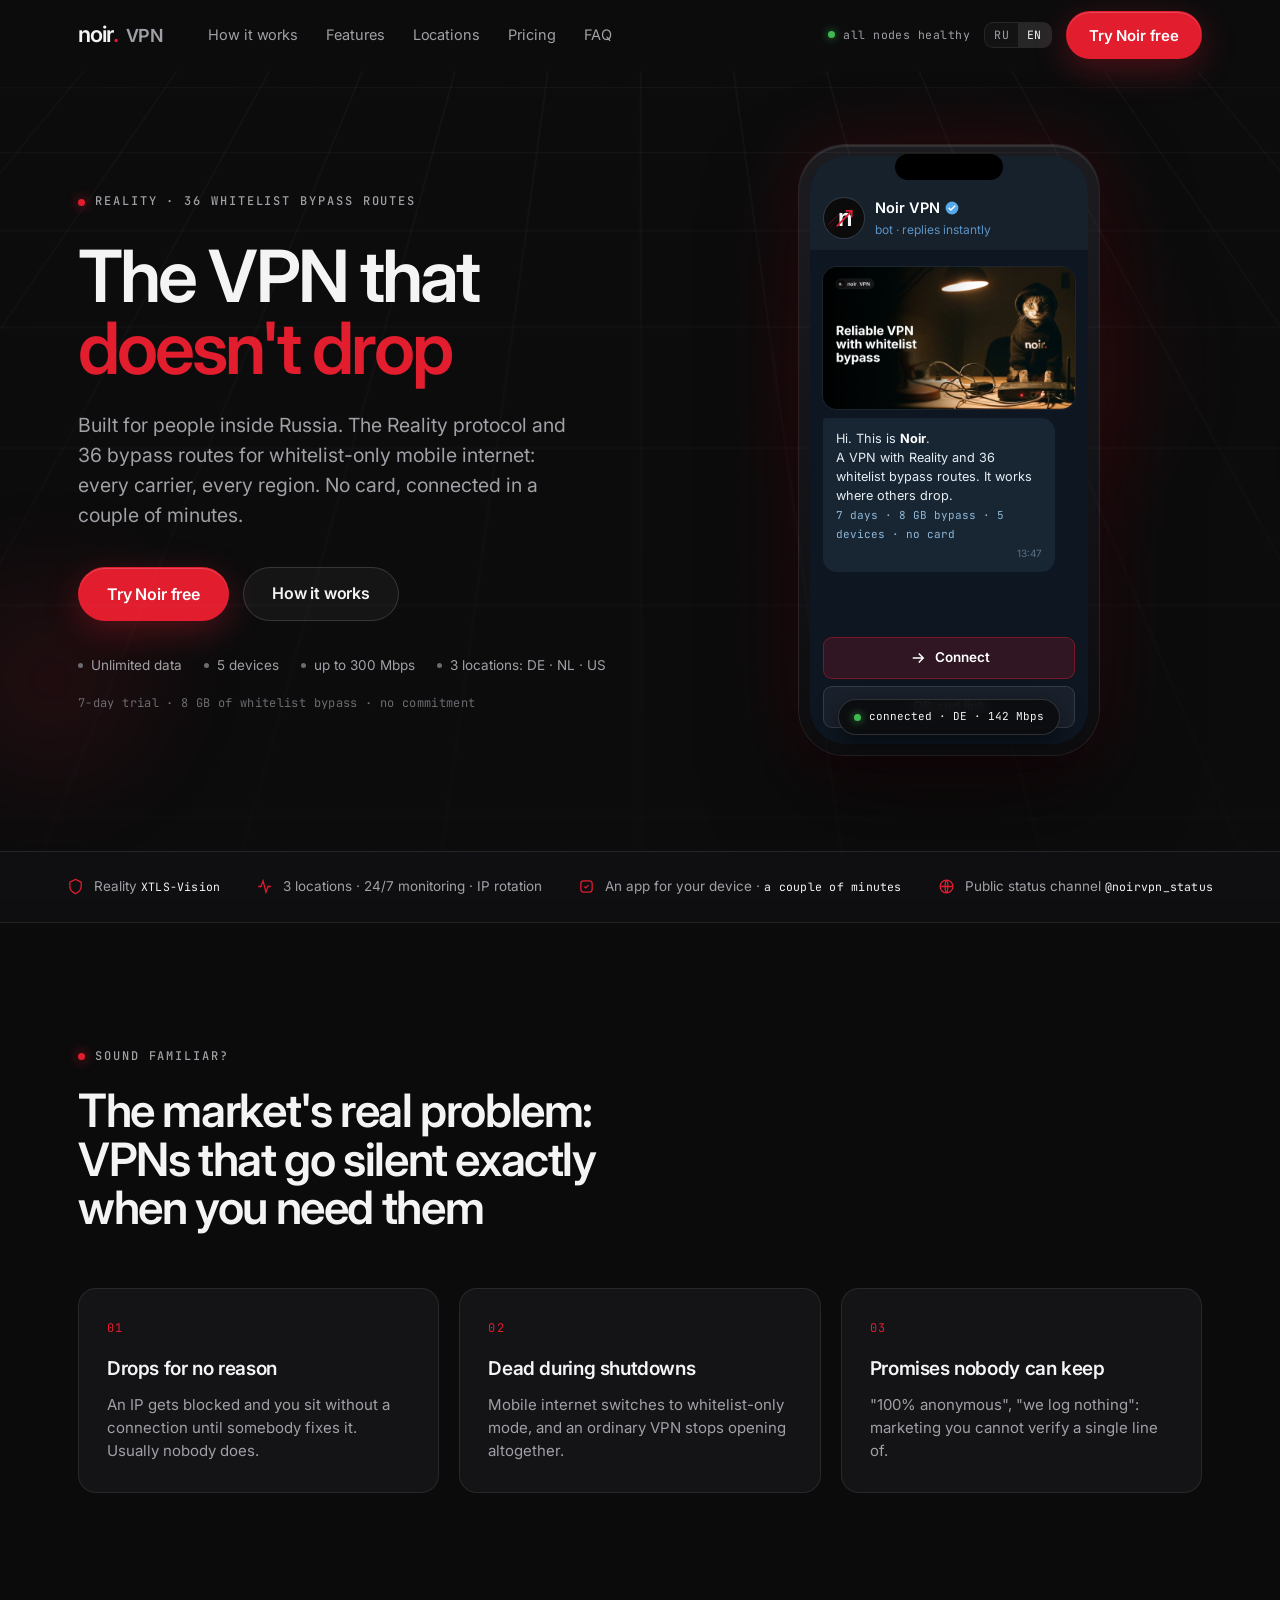
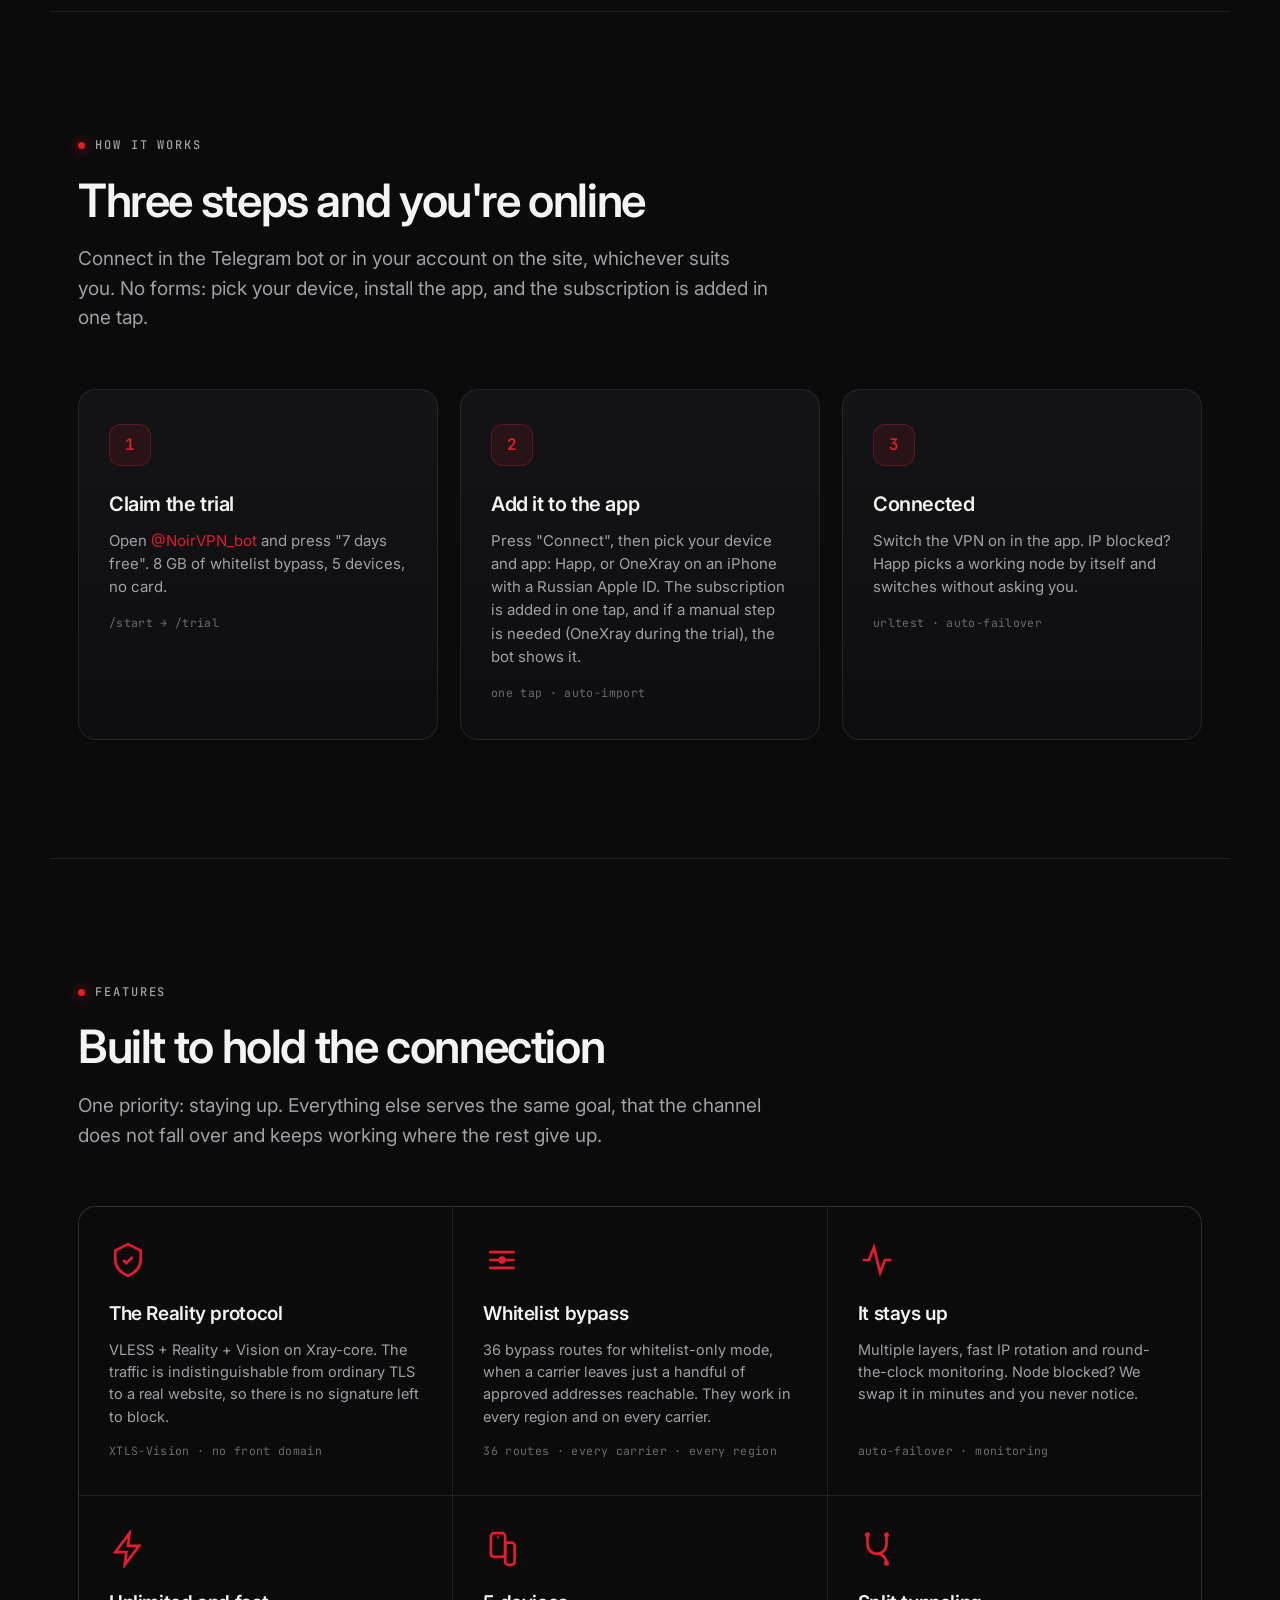
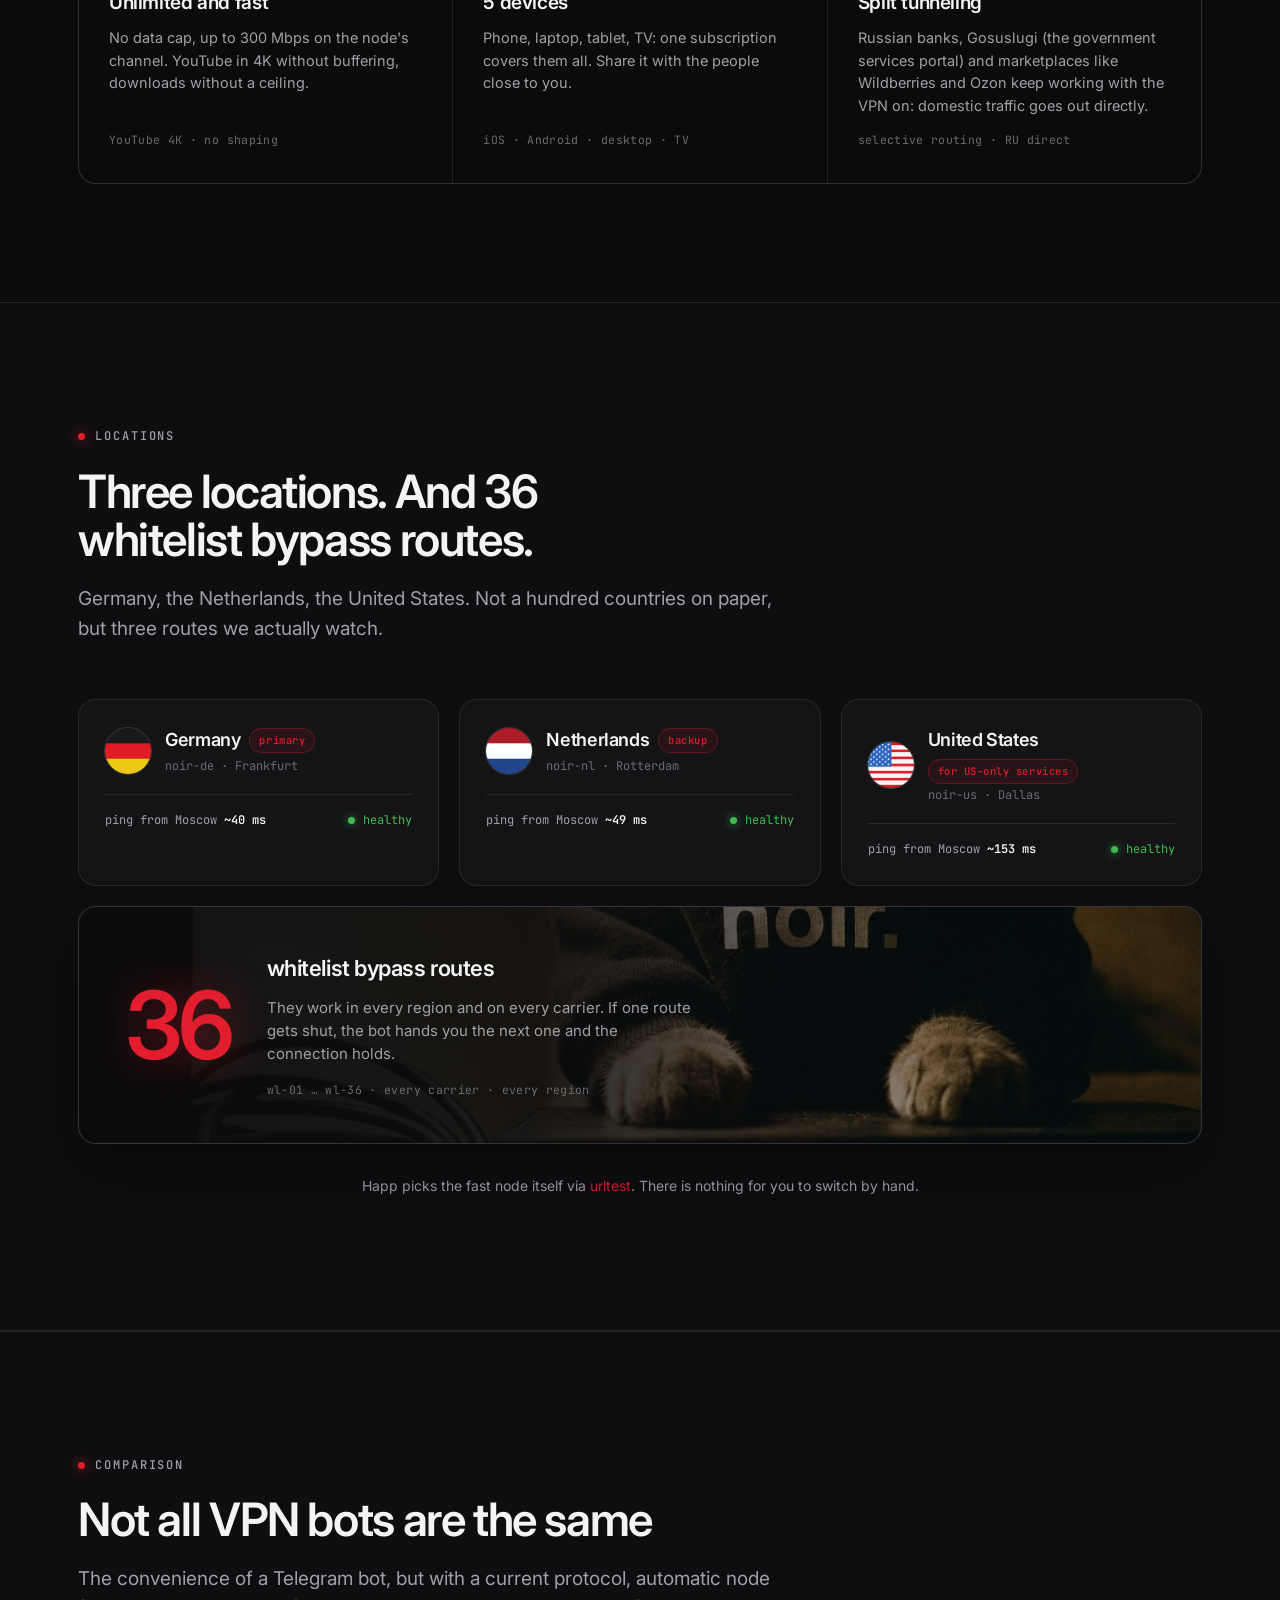
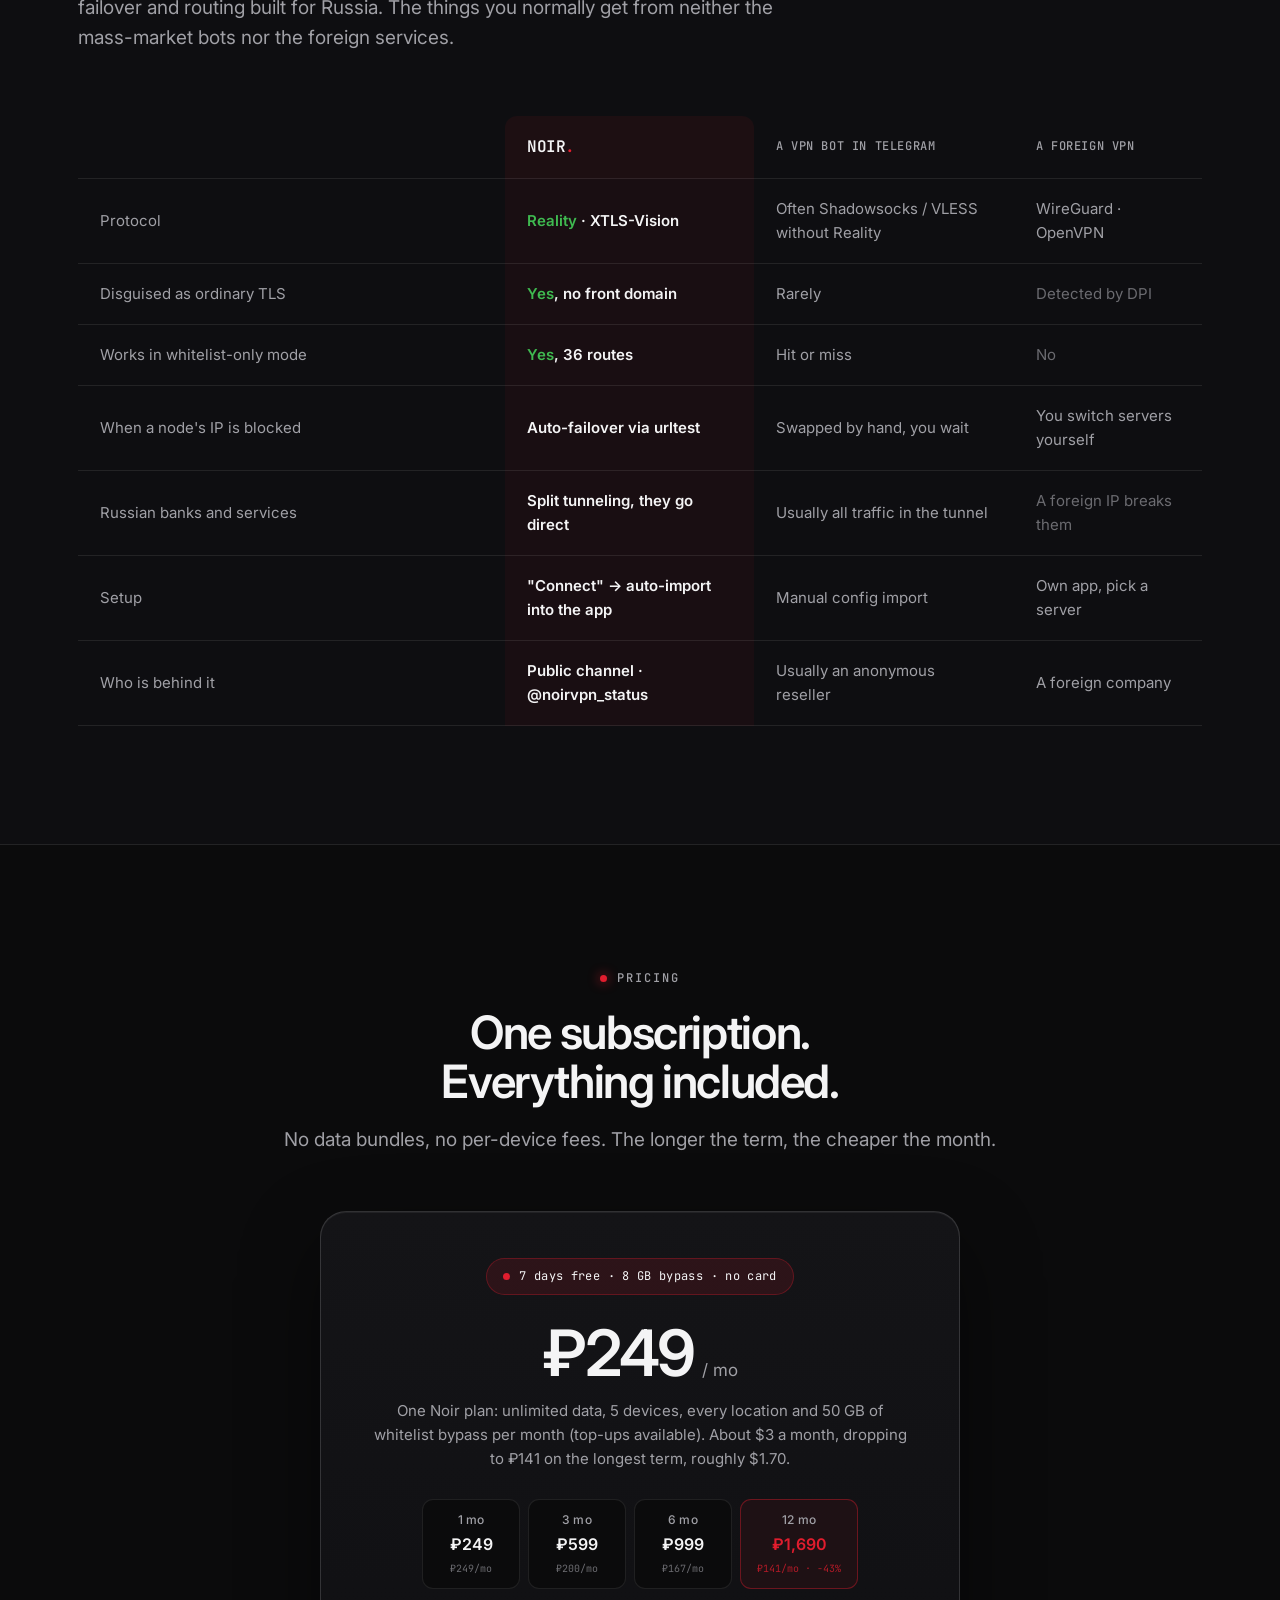
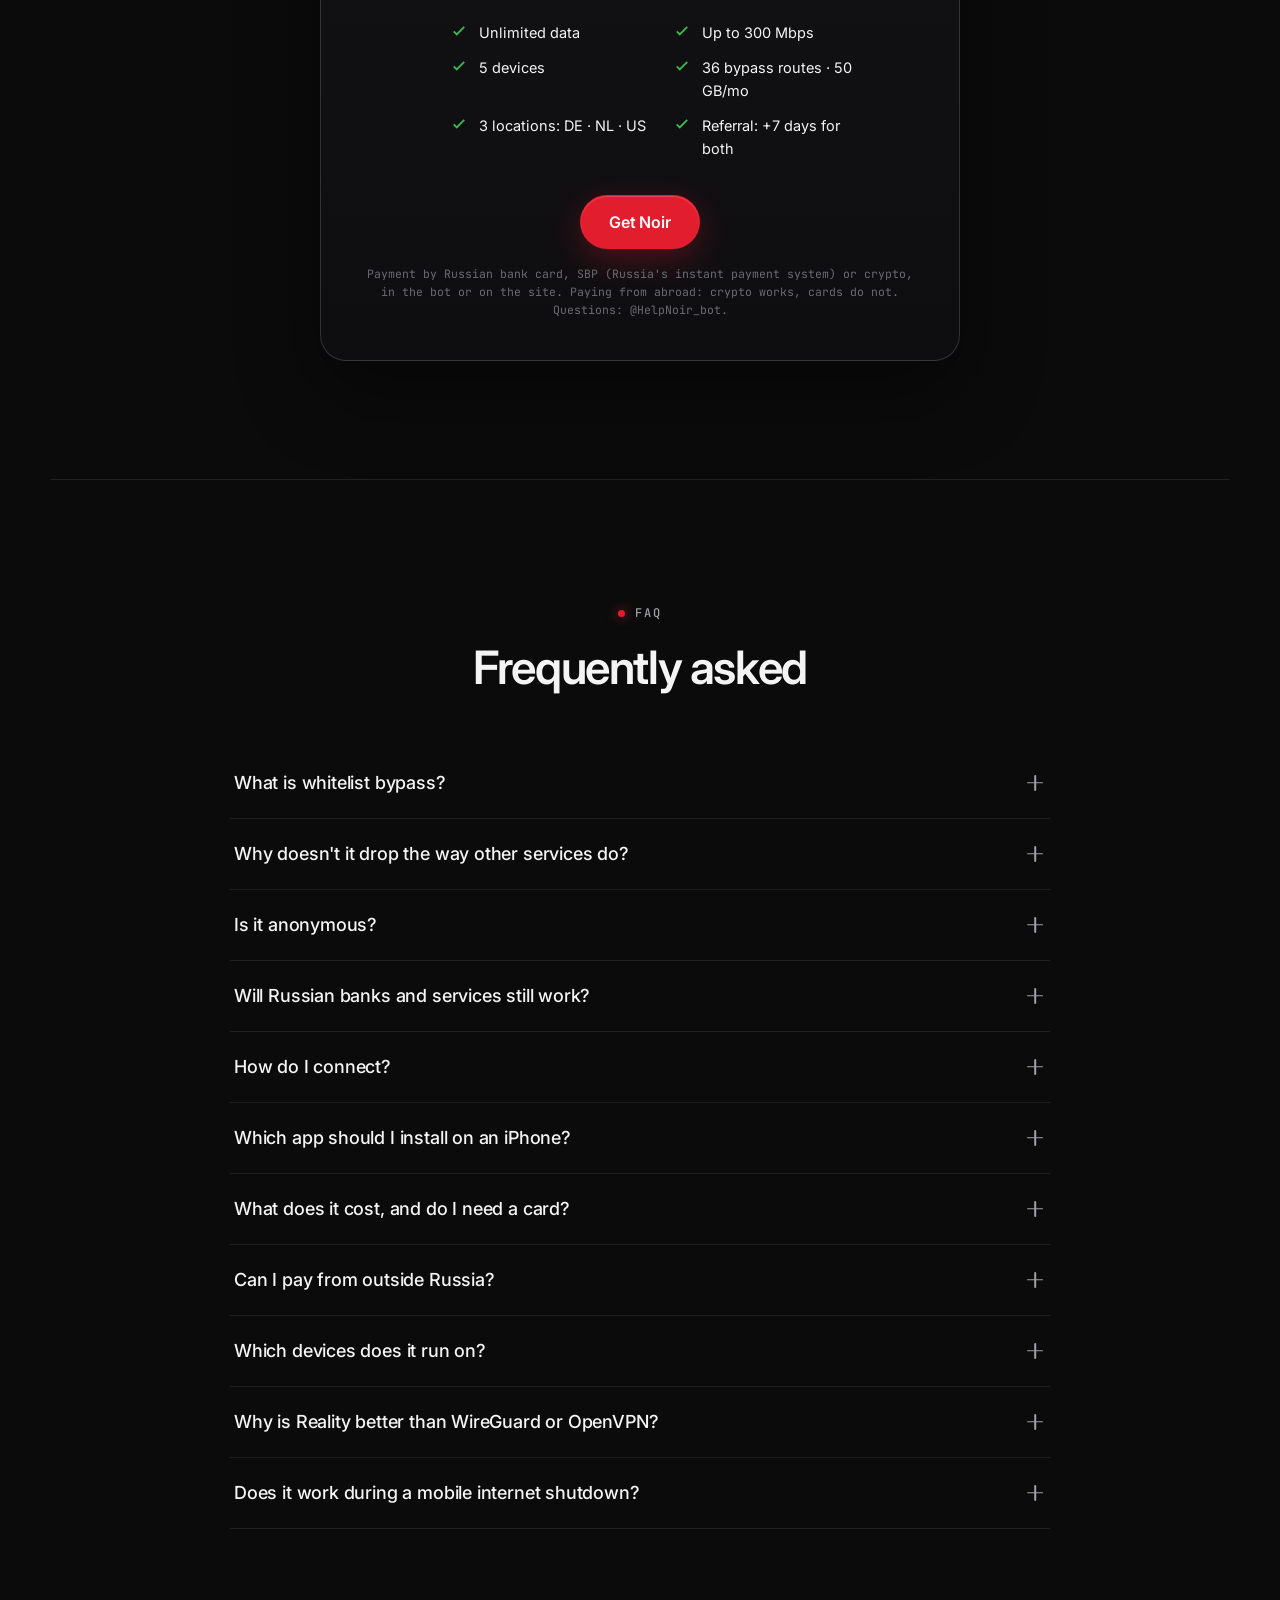
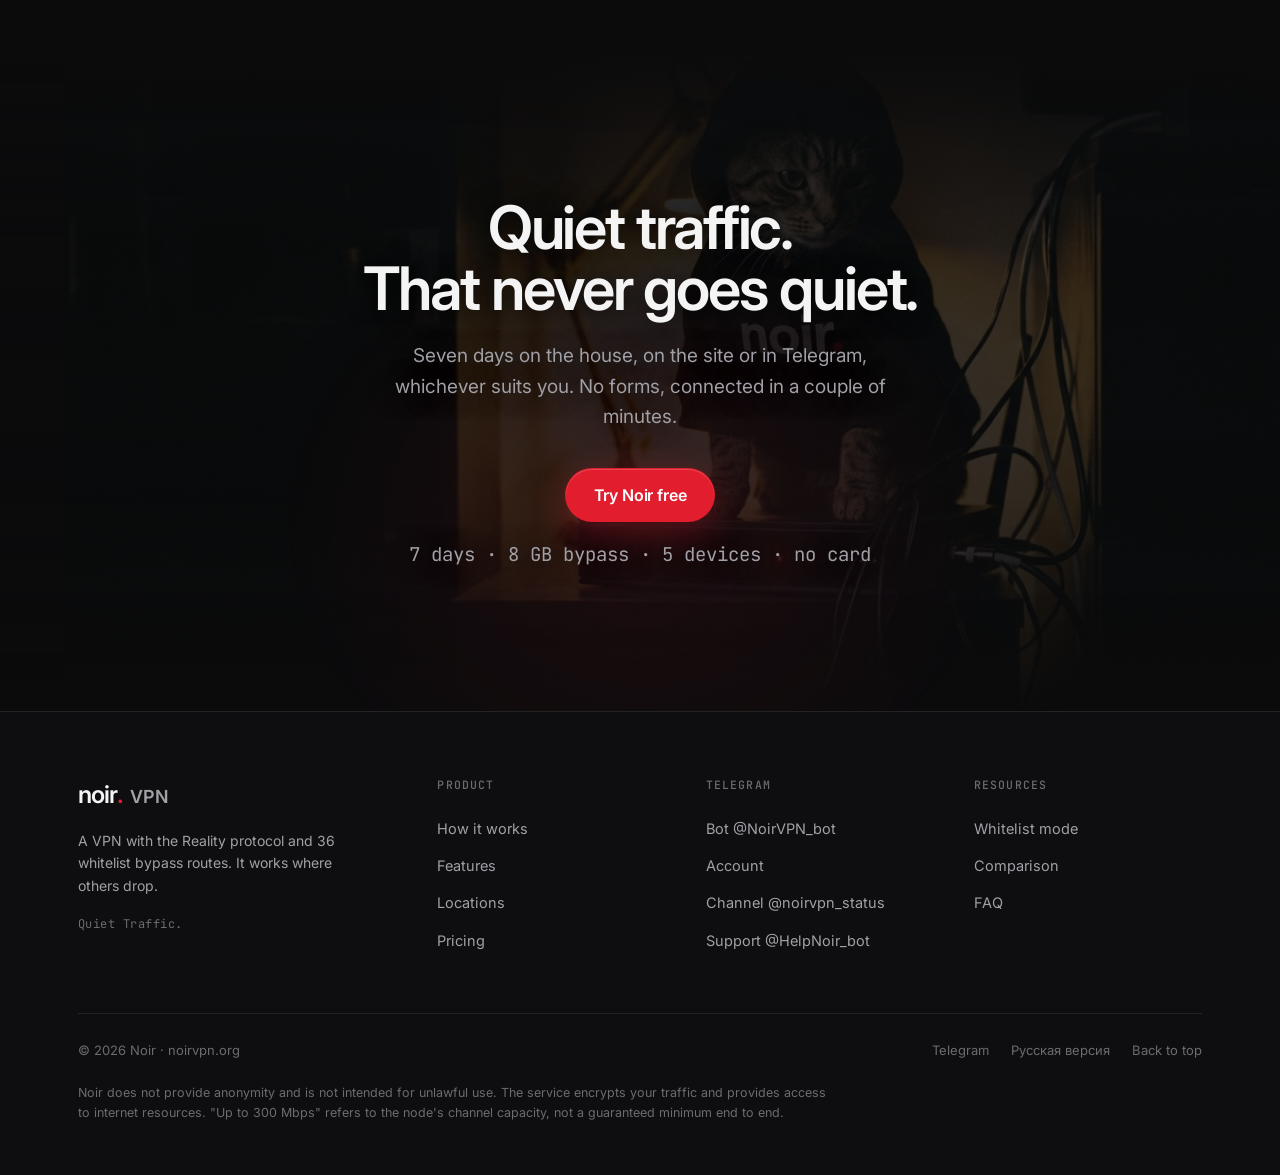
<file: en/index.html>
<!DOCTYPE html>
<html lang="en" data-accent="red">
<head>
<meta charset="utf-8" />
<meta name="viewport" content="width=device-width, initial-scale=1" />
<title>Noir VPN: the VPN that doesn't drop</title>
<meta name="description" content="Noir VPN: the Reality protocol and 36 bypass routes for whitelist-only mobile internet. Built for people inside Russia, works on every carrier and through shutdowns. Nodes in Germany, the Netherlands and the US. 7 days free, no card." />
<meta name="robots" content="index, follow, max-image-preview:large, max-snippet:-1" />
<link rel="canonical" href="https://noirvpn.org/en/" />
<link rel="alternate" hreflang="ru" href="https://noirvpn.org/" />
<link rel="alternate" hreflang="en" href="https://noirvpn.org/en/" />
<link rel="alternate" hreflang="x-default" href="https://noirvpn.org/" />
<meta name="theme-color" content="#0B0B0C" />

<!-- Счётчик посещаемости: свой, на s.noirvpn.org. Данные лежат у нас, а не
     у Яндекса, и путь /n.js не режется фильтрами блокировщиков. -->
<script defer src="https://s.noirvpn.org/n.js" data-website-id="624a66b9-528b-448a-b180-92ef67c8d1b8"></script>

<!-- Open Graph / Telegram / соцсети -->
<meta property="og:type" content="website" />
<meta property="og:site_name" content="Noir VPN" />
<meta property="og:locale" content="en_US" />
<meta property="og:locale:alternate" content="ru_RU" />
<meta property="og:url" content="https://noirvpn.org/en/" />
<meta property="og:title" content="Noir VPN: the VPN that doesn't drop" />
<meta property="og:description" content="The Reality protocol and 36 bypass routes for whitelist-only mobile internet. Built for people inside Russia. 7 days free, no card." />
<meta property="og:image" content="https://noirvpn.org/og.png" />
<meta property="og:image:width" content="1200" />
<meta property="og:image:height" content="630" />
<meta name="twitter:card" content="summary_large_image" />
<meta name="twitter:title" content="Noir VPN: the VPN that doesn't drop" />
<meta name="twitter:description" content="Reality and 36 whitelist bypass routes. Built for people inside Russia. 7 days free, no card." />
<meta name="twitter:image" content="https://noirvpn.org/og.png" />

<link rel="icon" href="/favicon.ico" sizes="32x32" />
<link rel="icon" href="/icon-192.png" type="image/png" sizes="192x192" />
<link rel="apple-touch-icon" href="/icon-180.png" />

<link rel="preconnect" href="https://fonts.googleapis.com" />
<link rel="preconnect" href="https://fonts.gstatic.com" crossorigin />
<link href="https://fonts.googleapis.com/css2?family=Inter:wght@400;500;600;700&family=JetBrains+Mono:wght@400;500&display=swap" rel="stylesheet" />
<link rel="stylesheet" href="/noir-landing.css" />

<script type="application/ld+json">
{
  "@context": "https://schema.org",
  "@graph": [
    {
      "@type": "Organization",
      "@id": "https://noirvpn.org/#org",
      "name": "Noir VPN",
      "alternateName": "Noir",
      "url": "https://noirvpn.org/",
      "logo": "https://noirvpn.org/icon-180.png",
      "slogan": "Quiet Traffic.",
      "description": "A VPN service for people inside Russia: the Reality protocol, 36 bypass routes for whitelist-only mobile internet, nodes in Germany, the Netherlands and the US. Sign-up and payment through a Telegram bot or an account on the website.",
      "sameAs": [
        "https://t.me/NoirVPN_bot",
        "https://t.me/noirvpn_status"
      ],
      "contactPoint": {
        "@type": "ContactPoint",
        "contactType": "customer support",
        "url": "https://t.me/HelpNoir_bot",
        "availableLanguage": ["ru", "en"]
      }
    },
    {
      "@type": "WebSite",
      "@id": "https://noirvpn.org/en/#site",
      "url": "https://noirvpn.org/en/",
      "name": "Noir VPN",
      "inLanguage": "en",
      "dateModified": "2026-11-02",
      "publisher": { "@id": "https://noirvpn.org/#org" }
    },
    {
      "@type": "Product",
      "name": "Noir VPN",
      "description": "A VPN subscription with the Reality protocol and bypass for whitelist-only mobile internet. Unlimited data, 5 devices, 50 GB of whitelist bypass per month, nodes in Germany, the Netherlands and the US.",
      "brand": { "@id": "https://noirvpn.org/#org" },
      "offers": {
        "@type": "AggregateOffer",
        "lowPrice": "249",
        "highPrice": "1690",
        "priceCurrency": "RUB",
        "offerCount": "4",
        "availability": "https://schema.org/InStock",
        "url": "https://t.me/NoirVPN_bot"
      }
    },
    {
      "@type": "FAQPage",
      "mainEntity": [
        {
          "@type": "Question",
          "name": "What is whitelist bypass?",
          "acceptedAnswer": { "@type": "Answer", "text": "During shutdowns, Russian carriers switch mobile internet into whitelist-only mode: a short list of approved addresses stays reachable and everything else, ordinary VPNs included, simply does not open. Noir disguises its traffic so it passes in that mode too. The bot currently ships 36 bypass routes, working in every region and on every carrier. We wrote up how to test the mode yourself, and why WireGuard dies in it, separately: whitelist mode." }
        },
        {
          "@type": "Question",
          "name": "Why doesn't it drop the way other services do?",
          "acceptedAnswer": { "@type": "Answer", "text": "We run nodes in three countries, monitor them around the clock and replace blocked IPs. The Happ client switches to a working node on its own via urltest, so you do nothing." }
        },
        {
          "@type": "Question",
          "name": "Is it anonymous?",
          "acceptedAnswer": { "@type": "Answer", "text": "The honest answer: full anonymity does not exist. We encrypt your traffic and we do not sell data, but we will not promise something that is technically impossible. If a service guarantees you 100% anonymity, that is marketing." }
        },
        {
          "@type": "Question",
          "name": "Will Russian banks and services still work?",
          "acceptedAnswer": { "@type": "Answer", "text": "Yes. Russian services go straight out through split tunneling even while the VPN is on, so banks, Gosuslugi (the government services portal) and marketplaces like Wildberries and Ozon never see a foreign IP." }
        },
        {
          "@type": "Question",
          "name": "How do I connect?",
          "acceptedAnswer": { "@type": "Answer", "text": "Open @NoirVPN_bot, claim the 7 free days and press Connect. Pick your device and app (Happ, or OneXray on an iPhone with a Russian Apple ID) and the subscription is added in one tap. During the trial OneXray takes it only when added by hand with the device ID turned on; the bot shows how. If Telegram will not open or you would rather not use it, you can do the same in your account on the site (email login). Need another app or a router? Both the bot and the account give you a QR code and a plain subscription link. The whole thing takes a couple of minutes." }
        },
        {
          "@type": "Question",
          "name": "Which app should I install on an iPhone?",
          "acceptedAnswer": { "@type": "Answer", "text": "If your Apple ID is Russian, install OneXray: it is free, it is available in the Russian App Store, and it takes the whole Noir subscription, nodes and routing rules included. Happ and INCY were removed from the Russian App Store (INCY at the end of October), so they can only be installed with an Apple ID from another country. If Happ or INCY is already on your phone, keep using it and do not delete it: it cannot be reinstalled from the Russian App Store. Apps with similar names in the Russian search results come from other developers, so do not install them. During the trial OneXray accepts the subscription only with the device ID: turn on sending the device ID (HWID) when you add it, and the bot and the account page show the steps." }
        },
        {
          "@type": "Question",
          "name": "What does it cost, and do I need a card?",
          "acceptedAnswer": { "@type": "Answer", "text": "The 7-day trial is free and needs no card, with a 30 GB data cap and 8 GB of whitelist bypass. After that there is a single plan: ₽249 per month, ₽599 for 3 months, ₽999 for 6 and ₽1,690 for a year, which works out to ₽141 per month on the longest term (roughly $3 down to $1.70). The subscription includes 50 GB of bypass per month and you can top that up. Payment by Russian bank card, SBP or crypto; support at @HelpNoir_bot will help if something goes sideways." }
        },
        {
          "@type": "Question",
          "name": "Can I pay from outside Russia?",
          "acceptedAnswer": { "@type": "Answer", "text": "Crypto works from anywhere. Cards do not: Visa and Mastercard stopped working with Russian acquirers in 2022, and SBP is domestic only. Noir is built for people inside Russia, so that is the payment reality we work with today." }
        },
        {
          "@type": "Question",
          "name": "Which devices does it run on?",
          "acceptedAnswer": { "@type": "Answer", "text": "iPhone and iPad, Android, Windows, Mac, Android TV and Apple TV. Happ covers Android, Windows, Mac and TVs (on a Mac it installs from a file, no App Store needed); on iPhone and iPad the app depends on your Apple ID, see the question above. For any other app or a router there is a QR code and a plain subscription link. One subscription covers 5 devices at once, with no per-device licence." }
        },
        {
          "@type": "Question",
          "name": "Why is Reality better than WireGuard or OpenVPN?",
          "acceptedAnswer": { "@type": "Answer", "text": "WireGuard and OpenVPN are recognisable by their packet signature: DPI sees a VPN and cuts the whole thing. Reality instead poses as an ordinary TLS connection to a real website and needs no front domain, so there is no traffic type left to block. That is why Reality and VLESS survive in Russia while WireGuard services are the first to go." }
        },
        {
          "@type": "Question",
          "name": "Does it work during a mobile internet shutdown?",
          "acceptedAnswer": { "@type": "Answer", "text": "Yes, that is exactly what the 36 bypass routes are for. In a shutdown the carrier leaves only approved addresses reachable, and Noir gets through in that mode as well. Wi-Fi is unaffected: the restriction applies to the mobile network only." }
        }
      ]
    }
  ]
}
</script>
</head>
<body>

<!-- ============================ NAV ============================ -->
<header class="nav" id="nav">
  <div class="wrap nav-inner">
    <a class="brand" href="#top" aria-label="Noir VPN">noir<span class="dot">.</span><span class="vpn">VPN</span></a>
    <nav class="nav-links">
      <a href="#how">How it works</a>
      <a href="#features">Features</a>
      <a href="#locations">Locations</a>
      <a href="#pricing">Pricing</a>
      <a href="#faq">FAQ</a>
    </nav>
    <div class="nav-cta">
      <span class="nav-status"><span class="live"></span>all nodes healthy</span>
      <div class="lang" role="group" aria-label="Язык / Language">
        <a href="/" hreflang="ru" lang="ru" data-lang-to="ru">RU</a>
        <span class="lang-on" aria-current="true">EN</span>
      </div>
      <button class="btn btn-primary" type="button" data-cta>Try Noir free</button>
      <button class="nav-burger" id="burger" aria-label="Menu"><i></i><i></i><i></i></button>
    </div>
  </div>
</header>

<div class="scrim" id="scrim"></div>
<nav class="drawer" id="drawer">
  <a href="#how">How it works</a>
  <a href="#features">Features</a>
  <a href="#locations">Locations</a>
  <a href="#pricing">Pricing</a>
  <a href="#faq">FAQ</a>
  <button class="btn btn-primary" type="button" data-cta>Try Noir free</button>
  <div class="lang drawer-lang" role="group" aria-label="Язык / Language">
    <a href="/" hreflang="ru" lang="ru" data-lang-to="ru">RU</a>
    <span class="lang-on" aria-current="true">EN</span>
  </div>
</nav>

<span id="top"></span>

<!-- ============================ HERO ============================ -->
<section class="hero">
  <div class="hero-atmos">
    <div class="hero-grid"></div>
    <div class="hero-glow"></div>
    <div class="hero-glow left"></div>
  </div>
  <div class="wrap hero-inner">
    <div class="hero-copy">
      <span class="eyebrow">Reality · 36 whitelist bypass routes</span>
      <h1>The VPN that <em>doesn't&nbsp;drop</em></h1>
      <p class="hero-sub">Built for people inside Russia. The Reality protocol and 36 bypass routes for whitelist-only mobile internet: every carrier, every region. No card, connected in a couple of&nbsp;minutes.</p>
      <div class="hero-cta">
        <button class="btn btn-primary btn-lg" type="button" data-cta>Try Noir free</button>
        <a class="btn btn-ghost btn-lg" href="#how">How it works</a>
      </div>

      <div class="hero-trust">
        <span>Unlimited data</span>
        <span>5 devices</span>
        <span>up to 300 Mbps</span>
        <span>3 locations: DE · NL · US</span>
      </div>
      <p class="hero-note">7-day trial · 8 GB of whitelist bypass · no commitment</p>
    </div>

    <!-- phone / Telegram bot mock -->
    <div class="device-col">
      <div class="phone">
        <div class="phone-notch"></div>
        <div class="phone-screen">
          <div class="tg-head">
            <span class="tg-ava"><span class="arrow-n" style="--s:30px"><span class="gn">n</span><svg class="streak" viewBox="0 0 240 230" fill="none" stroke-linecap="round"><path d="M-6 168 L96 70" stroke="var(--accent)" stroke-width="6" opacity=".5"/><path d="M2 196 L120 78" stroke="var(--accent)" stroke-width="5" opacity=".34"/><path d="M22 216 L142 96" stroke="var(--accent)" stroke-width="4" opacity=".22"/></svg><svg class="arrow" viewBox="0 0 240 230" fill="none" stroke="var(--accent)" stroke-width="13" stroke-linecap="round" stroke-linejoin="round"><path d="M66 178 L182 58"/><path d="M138 58 L182 58 L182 104"/></svg></span></span>
            <div class="meta">
              <div class="nm">Noir VPN
                <svg viewBox="0 0 24 24"><circle cx="12" cy="12" r="11" fill="#54a9eb"/><path d="M7 12.5l3 3 7-7" fill="none" stroke="#fff" stroke-width="2.4" stroke-linecap="round" stroke-linejoin="round"/></svg>
              </div>
              <div class="st">bot · replies instantly</div>
            </div>
          </div>
          <div class="tg-body">
            <div class="tg-cover"><img src="/assets/cat-welcome-en.jpg" alt="Noir bot cover: a cat in a noir hoodie." /></div>
            <div class="tg-bubble">
              Hi. This is <b>Noir</b>.<br/>
              A VPN with Reality and 36 whitelist bypass routes. It works where others drop.<br/>
              <span class="mono">7 days · 8 GB bypass · 5 devices · no card</span>
              <div class="tg-time">13:47</div>
            </div>
            <div class="tg-btn">
              <div class="tg-key">
                <svg class="k" viewBox="0 0 24 24" fill="none" stroke="currentColor" stroke-width="2"><path d="M5 12h14M13 6l6 6-6 6"/></svg>
                Connect
              </div>
              <div class="tg-key sec">QR and link</div>
            </div>
          </div>
        </div>
        <div class="phone-status"><span class="live"></span>connected · DE · 142 Mbps</div>
      </div>
    </div>
  </div>
</section>

<!-- ============================ FACT BAND ============================ -->
<div class="band">
  <div class="wrap band-inner">
    <div class="band-item">
      <svg viewBox="0 0 24 24" fill="none" stroke="currentColor" stroke-width="1.8"><path d="M12 2l8 4v6c0 5-3.5 8-8 10-4.5-2-8-5-8-10V6l8-4z"/></svg>
      <span>Reality <span class="mono">XTLS-Vision</span></span>
    </div>
    <div class="band-item">
      <svg viewBox="0 0 24 24" fill="none" stroke="currentColor" stroke-width="1.8"><path d="M3 12h4l3-8 4 16 3-8h4"/></svg>
      <span>3 locations · 24/7 monitoring · IP rotation</span>
    </div>
    <div class="band-item">
      <svg viewBox="0 0 24 24" fill="none" stroke="currentColor" stroke-width="1.8"><rect x="4" y="4" width="16" height="16" rx="4"/><path d="M9 12l2 2 4-4"/></svg>
      <span>An app for your device · <span class="mono">a couple of minutes</span></span>
    </div>
    <div class="band-item">
      <svg viewBox="0 0 24 24" fill="none" stroke="currentColor" stroke-width="1.8"><circle cx="12" cy="12" r="9"/><path d="M3 12h18M12 3c2.5 2.7 2.5 15.3 0 18M12 3c-2.5 2.7-2.5 15.3 0 18"/></svg>
      <span>Public status channel <span class="mono">@noirvpn_status</span></span>
    </div>
  </div>
</div>

<!-- ============================ PROBLEM ============================ -->
<section class="section problem">
  <div class="wrap">
    <div class="section-head reveal">
      <span class="eyebrow">Sound familiar?</span>
      <h2 class="title">The market's real problem: VPNs that go silent exactly when you need them</h2>
    </div>
    <div class="pain-grid">
      <div class="pain reveal">
        <div class="ix">01</div>
        <h3>Drops for no reason</h3>
        <p>An IP gets blocked and you sit without a connection until somebody fixes it. Usually nobody does.</p>
      </div>
      <div class="pain reveal">
        <div class="ix">02</div>
        <h3>Dead during shutdowns</h3>
        <p>Mobile internet switches to whitelist-only mode, and an ordinary VPN stops opening altogether.</p>
      </div>
      <div class="pain reveal">
        <div class="ix">03</div>
        <h3>Promises nobody can keep</h3>
        <p>"100% anonymous", "we log nothing": marketing you cannot verify a single line of.</p>
      </div>
    </div>
  </div>
</section>

<div class="rule"></div>

<!-- ============================ HOW IT WORKS ============================ -->
<section class="section" id="how">
  <div class="wrap">
    <div class="section-head reveal">
      <span class="eyebrow">How it works</span>
      <h2 class="title">Three steps and you're online</h2>
      <p class="lead">Connect in the Telegram bot or in your account on the site, whichever suits you. No forms: pick your device, install the app, and the subscription is added in one tap.</p>
    </div>
    <div class="steps">
      <div class="step reveal">
        <div class="num">1</div>
        <h3>Claim the trial</h3>
        <p>Open <span class="accent">@NoirVPN_bot</span> and press "7 days free". 8 GB of whitelist bypass, 5 devices, no card.</p>
        <div class="tag">/start → /trial</div>
      </div>
      <div class="step reveal">
        <div class="num">2</div>
        <h3>Add it to the app</h3>
        <p>Press "Connect", then pick your device and app: Happ, or OneXray on an iPhone with a Russian Apple ID. The subscription is added in one tap, and if a manual step is needed (OneXray during the trial), the bot shows it.</p>
        <div class="tag">one tap · auto-import</div>
      </div>
      <div class="step reveal">
        <div class="num">3</div>
        <h3>Connected</h3>
        <p>Switch the VPN on in the app. IP blocked? Happ picks a working node by itself and switches without asking you.</p>
        <div class="tag">urltest · auto-failover</div>
      </div>
    </div>
  </div>
</section>

<div class="rule"></div>

<!-- ============================ FEATURES ============================ -->
<section class="section" id="features">
  <div class="wrap">
    <div class="section-head reveal">
      <span class="eyebrow">Features</span>
      <h2 class="title">Built to hold the connection</h2>
      <p class="lead">One priority: staying up. Everything else serves the same goal, that the channel does not fall over and keeps working where the rest give up.</p>
    </div>
    <div class="feat-grid reveal">
      <div class="feat">
        <div class="ico"><svg viewBox="0 0 24 24" fill="none" stroke="currentColor" stroke-width="1.7"><path d="M12 2l8 4v6c0 5-3.5 8-8 10-4.5-2-8-5-8-10V6l8-4z"/><path d="M9 12l2 2 4-4"/></svg></div>
        <h3>The Reality protocol</h3>
        <p>VLESS + Reality + Vision on Xray-core. The traffic is indistinguishable from ordinary TLS to a real website, so there is no signature left to block.</p>
        <div class="more">XTLS-Vision · no front domain</div>
      </div>
      <div class="feat">
        <div class="ico"><svg viewBox="0 0 24 24" fill="none" stroke="currentColor" stroke-width="1.7"><path d="M4 12h6m4 0h6M4 7h16M4 17h16"/><circle cx="12" cy="12" r="2.4" fill="currentColor" stroke="none"/></svg></div>
        <h3>Whitelist bypass</h3>
        <p>36 bypass routes for whitelist-only mode, when a carrier leaves just a handful of approved addresses reachable. They work in every region and on every carrier.</p>
        <div class="more">36 routes · every carrier · every region</div>
      </div>
      <div class="feat">
        <div class="ico"><svg viewBox="0 0 24 24" fill="none" stroke="currentColor" stroke-width="1.7"><path d="M3 12h4l3-8 4 16 3-8h4"/></svg></div>
        <h3>It stays up</h3>
        <p>Multiple layers, fast IP rotation and round-the-clock monitoring. Node blocked? We swap it in minutes and you never notice.</p>
        <div class="more">auto-failover · monitoring</div>
      </div>
      <div class="feat">
        <div class="ico"><svg viewBox="0 0 24 24" fill="none" stroke="currentColor" stroke-width="1.7"><path d="M13 2L4 14h7l-1 8 9-12h-7l1-8z"/></svg></div>
        <h3>Unlimited and fast</h3>
        <p>No data cap, up to 300 Mbps on the node's channel. YouTube in 4K without buffering, downloads without a ceiling.</p>
        <div class="more">YouTube 4K · no shaping</div>
      </div>
      <div class="feat">
        <div class="ico"><svg viewBox="0 0 24 24" fill="none" stroke="currentColor" stroke-width="1.7"><rect x="5" y="2" width="9" height="15" rx="2"/><rect x="14" y="8" width="6" height="14" rx="2"/><path d="M9 4.5h1"/></svg></div>
        <h3>5 devices</h3>
        <p>Phone, laptop, tablet, TV: one subscription covers them all. Share it with the people close to you.</p>
        <div class="more">iOS · Android · desktop · TV</div>
      </div>
      <div class="feat">
        <div class="ico"><svg viewBox="0 0 24 24" fill="none" stroke="currentColor" stroke-width="1.7"><path d="M6 3v6a6 6 0 006 6 6 6 0 016 6v0M18 3v6a6 6 0 01-6 6"/><circle cx="6" cy="3" r="1.6" fill="currentColor" stroke="none"/><circle cx="18" cy="3" r="1.6" fill="currentColor" stroke="none"/><circle cx="18" cy="21" r="1.6" fill="currentColor" stroke="none"/></svg></div>
        <h3>Split tunneling</h3>
        <p>Russian banks, Gosuslugi (the government services portal) and marketplaces like Wildberries and Ozon keep working with the VPN on: domestic traffic goes out directly.</p>
        <div class="more">selective routing · RU direct</div>
      </div>
    </div>
  </div>
</section>

<!-- ============================ LOCATIONS ============================ -->
<section class="section locations" id="locations">
  <div class="wrap">
    <div class="section-head reveal">
      <span class="eyebrow">Locations</span>
      <h2 class="title">Three locations. And 36 whitelist bypass routes.</h2>
      <p class="lead">Germany, the Netherlands, the United States. Not a hundred countries on paper, but three routes we actually watch.</p>
    </div>
    <div class="loc-grid">
      <div class="loc reveal">
        <div class="loc-top">
          <span class="loc-flag"><img src="/assets/flag-de.webp" alt="Germany" /></span>
          <div><div class="nm">Germany <span class="nx">primary</span></div><div class="code">noir-de · Frankfurt</div></div>
        </div>
        <div class="loc-meta">
          <span class="stat">ping from Moscow <b>~40 ms</b></span>
          <span class="loc-status"><span class="live"></span>healthy</span>
        </div>
      </div>
      <div class="loc reveal">
        <div class="loc-top">
          <span class="loc-flag"><img src="/assets/flag-nl.png" alt="Netherlands" /></span>
          <div><div class="nm">Netherlands <span class="nx">backup</span></div><div class="code">noir-nl · Rotterdam</div></div>
        </div>
        <div class="loc-meta">
          <span class="stat">ping from Moscow <b>~49 ms</b></span>
          <span class="loc-status"><span class="live"></span>healthy</span>
        </div>
      </div>
      <div class="loc reveal">
        <div class="loc-top">
          <span class="loc-flag"><img src="/assets/flag-us.webp" alt="United States" /></span>
          <div><div class="nm">United States <span class="nx">for US-only services</span></div><div class="code">noir-us · Dallas</div></div>
        </div>
        <div class="loc-meta">
          <span class="stat">ping from Moscow <b>~153 ms</b></span>
          <span class="loc-status"><span class="live"></span>healthy</span>
        </div>
      </div>
    </div>
    <div class="bypass reveal">
      <img class="bypass-img" src="/assets/cat-paws.jpg" alt="" loading="lazy" />
      <div class="bypass-body">
        <div class="bypass-num">36</div>
        <div class="bypass-txt">
          <h3>whitelist bypass routes</h3>
          <p>They work in every region and on every carrier. If one route gets shut, the bot hands you the next one and the connection holds.</p>
          <div class="bypass-tag">wl-01 … wl-36 · every carrier · every region</div>
        </div>
      </div>
    </div>
    <p class="loc-foot reveal">Happ picks the fast node itself via <span class="accent">urltest</span>. There is nothing for you to switch by hand.</p>
  </div>
</section>

<!-- ============================ COMPARISON ============================ -->
<section class="section compare" id="compare">
  <div class="wrap">
    <div class="section-head reveal">
      <span class="eyebrow">Comparison</span>
      <h2 class="title">Not all VPN bots are the same</h2>
      <p class="lead">The convenience of a Telegram bot, but with a current protocol, automatic node failover and routing built for Russia. The things you normally get from neither the mass-market bots nor the foreign services.</p>
    </div>
    <div class="reveal" style="overflow-x:auto">
      <table class="ctable">
        <thead>
          <tr>
            <th class="feat-name"></th>
            <th class="us col-us-head"><span class="us-brand">noir<span class="dot">.</span></span></th>
            <th>A VPN bot in Telegram</th>
            <th>A foreign VPN</th>
          </tr>
        </thead>
        <tbody>
          <tr>
            <td class="feat-name">Protocol</td>
            <td class="us" data-th="Noir"><span class="ok">Reality</span> · XTLS-Vision</td>
            <td data-th="VPN bot">Often Shadowsocks / VLESS without Reality</td>
            <td data-th="Foreign VPN">WireGuard · OpenVPN</td>
          </tr>
          <tr>
            <td class="feat-name">Disguised as ordinary TLS</td>
            <td class="us" data-th="Noir"><span class="ok">Yes</span>, no front domain</td>
            <td data-th="VPN bot">Rarely</td>
            <td data-th="Foreign VPN"><span class="no">Detected by DPI</span></td>
          </tr>
          <tr>
            <td class="feat-name">Works in whitelist-only mode</td>
            <td class="us" data-th="Noir"><span class="ok">Yes</span>, 36 routes</td>
            <td data-th="VPN bot">Hit or miss</td>
            <td data-th="Foreign VPN"><span class="no">No</span></td>
          </tr>
          <tr>
            <td class="feat-name">When a node's IP is blocked</td>
            <td class="us" data-th="Noir">Auto-failover via urltest</td>
            <td data-th="VPN bot">Swapped by hand, you wait</td>
            <td data-th="Foreign VPN">You switch servers yourself</td>
          </tr>
          <tr>
            <td class="feat-name">Russian banks and services</td>
            <td class="us" data-th="Noir">Split tunneling, they go direct</td>
            <td data-th="VPN bot">Usually all traffic in the tunnel</td>
            <td data-th="Foreign VPN"><span class="no">A foreign IP breaks them</span></td>
          </tr>
          <tr>
            <td class="feat-name">Setup</td>
            <td class="us" data-th="Noir">"Connect" → auto-import into the app</td>
            <td data-th="VPN bot">Manual config import</td>
            <td data-th="Foreign VPN">Own app, pick a server</td>
          </tr>
          <tr>
            <td class="feat-name">Who is behind it</td>
            <td class="us" data-th="Noir">Public channel · @noirvpn_status</td>
            <td data-th="VPN bot">Usually an anonymous reseller</td>
            <td data-th="Foreign VPN">A foreign company</td>
          </tr>
        </tbody>
      </table>
    </div>
  </div>
</section>

<!-- ============================ PRICING ============================ -->
<section class="section pricing" id="pricing">
  <div class="pglow"></div>
  <div class="wrap">
    <div class="section-head center reveal">
      <span class="eyebrow" style="justify-content:center">Pricing</span>
      <h2 class="title">One subscription. Everything included.</h2>
      <p class="lead" style="margin-left:auto;margin-right:auto">No data bundles, no per-device fees. The longer the term, the cheaper the month.</p>
    </div>
    <div class="price-card reveal">
      <span class="price-trial"><span style="width:7px;height:7px;border-radius:50%;background:var(--accent);display:inline-block"></span>7 days free · 8 GB bypass · no card</span>
      <div class="price-amount">
        <span class="num">₽249</span>
        <span class="per">/ mo</span>
      </div>
      <p class="price-sub">One Noir plan: unlimited data, 5 devices, every location and 50 GB of whitelist bypass per month (top-ups available). About $3 a month, dropping to ₽141 on the longest term, roughly $1.70.</p>
      <div class="price-terms">
        <div class="term"><b>1 mo</b><span class="pv">₽249</span><i>₽249/mo</i></div>
        <div class="term"><b>3 mo</b><span class="pv">₽599</span><i>₽200/mo</i></div>
        <div class="term"><b>6 mo</b><span class="pv">₽999</span><i>₽167/mo</i></div>
        <div class="term best"><b>12 mo</b><span class="pv">₽1,690</span><i>₽141/mo · −43%</i></div>
      </div>
      <ul class="price-incl">
        <li><svg viewBox="0 0 24 24" fill="none" stroke="currentColor" stroke-width="2.4"><path d="M5 12.5l4 4 10-10"/></svg> Unlimited data</li>
        <li><svg viewBox="0 0 24 24" fill="none" stroke="currentColor" stroke-width="2.4"><path d="M5 12.5l4 4 10-10"/></svg> Up to 300 Mbps</li>
        <li><svg viewBox="0 0 24 24" fill="none" stroke="currentColor" stroke-width="2.4"><path d="M5 12.5l4 4 10-10"/></svg> 5 devices</li>
        <li><svg viewBox="0 0 24 24" fill="none" stroke="currentColor" stroke-width="2.4"><path d="M5 12.5l4 4 10-10"/></svg> 36 bypass routes · 50 GB/mo</li>
        <li><svg viewBox="0 0 24 24" fill="none" stroke="currentColor" stroke-width="2.4"><path d="M5 12.5l4 4 10-10"/></svg> 3 locations: DE · NL · US</li>
        <li><svg viewBox="0 0 24 24" fill="none" stroke="currentColor" stroke-width="2.4"><path d="M5 12.5l4 4 10-10"/></svg> Referral: +7 days for both</li>
      </ul>
      <div class="price-cta">
        <button class="btn btn-primary btn-lg" type="button" data-cta>Get Noir</button>
      </div>
      <p class="price-foot">Payment by Russian bank card, SBP (Russia's instant payment system) or crypto, in the bot or on the site. Paying from abroad: crypto works, cards do not. Questions: @HelpNoir_bot.</p>
    </div>
  </div>
</section>

<div class="rule"></div>

<!-- ============================ FAQ ============================ -->
<section class="section" id="faq">
  <div class="wrap">
    <div class="section-head center reveal">
      <span class="eyebrow" style="justify-content:center">FAQ</span>
      <h2 class="title">Frequently asked</h2>
    </div>
    <div class="faq-list reveal">
      <div class="faq-item">
        <button class="faq-q">What is whitelist bypass?<span class="ic"></span></button>
        <div class="faq-a"><div class="faq-a-inner">During shutdowns, Russian carriers switch mobile internet into whitelist-only mode: a short list of approved addresses stays reachable and everything else, ordinary VPNs included, simply does not open. Noir disguises its traffic so it passes in that mode too. The bot currently ships 36 bypass routes, working in every region and on every carrier. We wrote up how to test the mode yourself, and why WireGuard dies in it, separately: <a href="/en/whitelists/">whitelist mode</a>.</div></div>
      </div>
      <div class="faq-item">
        <button class="faq-q">Why doesn't it drop the way other services do?<span class="ic"></span></button>
        <div class="faq-a"><div class="faq-a-inner">We run nodes in three countries, monitor them around the clock and replace blocked IPs. The Happ client switches to a working node on its own via <span class="mono">urltest</span>, so you do nothing.</div></div>
      </div>
      <div class="faq-item">
        <button class="faq-q">Is it anonymous?<span class="ic"></span></button>
        <div class="faq-a"><div class="faq-a-inner">The honest answer: full anonymity does not exist. We encrypt your traffic and we do not sell data, but we will not promise something that is technically impossible. If a service guarantees you 100% anonymity, that is marketing.</div></div>
      </div>
      <div class="faq-item">
        <button class="faq-q">Will Russian banks and services still work?<span class="ic"></span></button>
        <div class="faq-a"><div class="faq-a-inner">Yes. Russian services go straight out through split tunneling even while the VPN is on, so banks, Gosuslugi (the government services portal) and marketplaces like Wildberries and Ozon never see a foreign IP.</div></div>
      </div>
      <div class="faq-item">
        <button class="faq-q">How do I connect?<span class="ic"></span></button>
        <div class="faq-a"><div class="faq-a-inner">Open <span class="mono">@NoirVPN_bot</span>, claim the 7 free days and press "Connect". Pick your device and app (Happ, or OneXray on an iPhone with a Russian Apple ID) and the subscription is added in one tap. During the trial OneXray takes it only when added by hand with the device ID turned on; the bot shows how. If Telegram will not open or you would rather not use it, you can do the same in your account on the site (email login). Need another app or a router? Both the bot and the account give you a QR code and a plain subscription link. The whole thing takes a couple of minutes.</div></div>
      </div>
      <div class="faq-item">
        <button class="faq-q">Which app should I install on an iPhone?<span class="ic"></span></button>
        <div class="faq-a"><div class="faq-a-inner">If your Apple ID is Russian, install OneXray: it is free, it is available in the Russian App Store, and it takes the whole Noir subscription, nodes and routing rules included. Happ and INCY were removed from the Russian App Store (INCY at the end of October), so they can only be installed with an Apple ID from another country. If Happ or INCY is already on your phone, keep using it and do not delete it: it cannot be reinstalled from the Russian App Store. Apps with similar names in the Russian search results come from other developers, so do not install them. During the trial OneXray accepts the subscription only with the device ID: turn on sending the device ID (HWID) when you add it, and the bot and the account page show the steps.</div></div>
      </div>
      <div class="faq-item">
        <button class="faq-q">What does it cost, and do I need a card?<span class="ic"></span></button>
        <div class="faq-a"><div class="faq-a-inner">The 7-day trial is free and needs no card, with a 30 GB data cap and 8 GB of whitelist bypass. After that there is a single plan: ₽249 per month, ₽599 for 3 months, ₽999 for 6 and ₽1,690 for a year, which works out to ₽141 per month on the longest term (roughly $3 down to $1.70). The subscription includes 50 GB of bypass per month and you can top that up. Payment by Russian bank card, SBP or crypto; support at <span class="mono">@HelpNoir_bot</span> will help if something goes sideways.</div></div>
      </div>
      <div class="faq-item">
        <button class="faq-q">Can I pay from outside Russia?<span class="ic"></span></button>
        <div class="faq-a"><div class="faq-a-inner">Crypto works from anywhere. Cards do not: Visa and Mastercard stopped working with Russian acquirers in 2022, and SBP is domestic only. Noir is built for people inside Russia, so that is the payment reality we work with today.</div></div>
      </div>
      <div class="faq-item">
        <button class="faq-q">Which devices does it run on?<span class="ic"></span></button>
        <div class="faq-a"><div class="faq-a-inner">iPhone and iPad, Android, Windows, Mac, Android TV and Apple TV. Happ covers Android, Windows, Mac and TVs (on a Mac it installs from a file, no App Store needed); on iPhone and iPad the app depends on your Apple ID, see the question above. For any other app or a router there is a QR code and a plain subscription link. One subscription covers 5 devices at once, with no per-device licence.</div></div>
      </div>
      <div class="faq-item">
        <button class="faq-q">Why is Reality better than WireGuard or OpenVPN?<span class="ic"></span></button>
        <div class="faq-a"><div class="faq-a-inner">WireGuard and OpenVPN are recognisable by their packet signature: DPI sees a VPN and cuts the whole thing. Reality instead poses as an ordinary TLS connection to a real website and needs no front domain, so there is no traffic type left to block. That is why Reality and VLESS survive in Russia while WireGuard services are the first to go.</div></div>
      </div>
      <div class="faq-item">
        <button class="faq-q">Does it work during a mobile internet shutdown?<span class="ic"></span></button>
        <div class="faq-a"><div class="faq-a-inner">Yes, that is exactly what the 36 bypass routes are for. In a shutdown the carrier leaves only approved addresses reachable, and Noir gets through in that mode as well. Wi-Fi is unaffected: the restriction applies to the mobile network only.</div></div>
      </div>
    </div>
  </div>
</section>

<!-- ============================ FINAL CTA ============================ -->
<section class="section final">
  <div class="final-bg"><img src="/assets/cat-lamp.jpg" alt="" loading="lazy" /></div>
  <div class="fglow"></div>
  <div class="wrap">
    <h2 class="reveal">Quiet traffic.<br/>That never goes quiet.</h2>
    <p class="reveal">Seven days on the house, on the site or in Telegram, whichever suits you. No forms, connected in a couple of minutes.</p>
    <div class="hero-cta reveal">
      <button class="btn btn-primary btn-lg" type="button" data-cta>Try Noir free</button>
    </div>
    <p class="price-foot reveal" style="margin-top:18px">7 days · 8 GB bypass · 5 devices · no card</p>
  </div>
</section>

<!-- ============================ FOOTER ============================ -->
<footer class="footer">
  <div class="wrap">
    <div class="foot-grid">
      <div class="foot-brand">
        <a class="brand" href="#top">noir<span class="dot">.</span><span class="vpn">VPN</span></a>
        <p>A VPN with the Reality protocol and 36 whitelist bypass routes. It works where others drop.</p>
        <div class="tag">Quiet Traffic.</div>
      </div>
      <div class="foot-col">
        <h4>Product</h4>
        <a href="#how">How it works</a>
        <a href="#features">Features</a>
        <a href="#locations">Locations</a>
        <a href="#pricing">Pricing</a>
      </div>
      <div class="foot-col">
        <h4>Telegram</h4>
        <a href="https://t.me/NoirVPN_bot?start=lp" target="_blank" rel="noopener">Bot @NoirVPN_bot</a>
        <a href="https://id.heynoir.com/?from=lp&lang=en">Account</a>
        <a href="https://t.me/noirvpn_status" target="_blank" rel="noopener">Channel @noirvpn_status</a>
        <a href="https://t.me/HelpNoir_bot" target="_blank" rel="noopener">Support @HelpNoir_bot</a>
      </div>
      <div class="foot-col">
        <h4>Resources</h4>
        <a href="/en/whitelists/">Whitelist mode</a>
        <a href="#compare">Comparison</a>
        <a href="#faq">FAQ</a>
      </div>
    </div>
    <div class="foot-bottom">
      <span class="cp">© 2026 Noir · noirvpn.org</span>
      <div class="legal">
        <a href="https://t.me/NoirVPN_bot?start=lp" target="_blank" rel="noopener">Telegram</a>
        <a href="/">Русская версия</a>
        <a href="#top">Back to top</a>
      </div>
    </div>
    <p class="foot-disc">Noir does not provide anonymity and is not intended for unlawful use. The service encrypts your traffic and provides access to internet resources. "Up to 300 Mbps" refers to the node's channel capacity, not a guaranteed minimum end to end.</p>
  </div>
</footer>

<!-- ============================ ВЫБОР ПУТИ ============================ -->
<div class="pick-scrim" id="pick-scrim" hidden></div>
<div class="pick" id="pick" role="dialog" aria-modal="true" aria-labelledby="pick-title" hidden>
  <button class="pick-x" id="pick-close" type="button" aria-label="Close">&times;</button>
  <h3 id="pick-title">How would you like to connect?</h3>
  <p class="pick-sub">Access, locations and speed are identical. The only difference is where you manage it.</p>

  <a class="pick-opt primary" href="https://id.heynoir.com/?from=lp&lang=en">
    <span class="pick-ic"><svg viewBox="0 0 24 24" fill="none" stroke="currentColor" stroke-width="2"><circle cx="12" cy="12" r="9"/><path d="M3 12h18M12 3c2.5 2.7 3.8 5.7 3.8 9s-1.3 6.3-3.8 9c-2.5-2.7-3.8-5.7-3.8-9S9.5 5.7 12 3z"/></svg></span>
    <span class="pick-tx">
      <b>Sign up here, on the site</b>
      <i>No Telegram needed. Email login, 7-day trial for ₽10</i>
    </span>
    <span class="pick-go">→</span>
  </a>

  <a class="pick-opt" href="https://t.me/NoirVPN_bot?start=lp" target="_blank" rel="noopener">
    <span class="pick-ic"><svg viewBox="0 0 24 24" fill="currentColor"><path d="M21.9 4.3c.3-1.3-.5-1.8-1.3-1.5L3.3 9.6c-1.2.5-1.2 1.1-.2 1.4l4.5 1.4 10.4-6.6c.5-.3.9-.1.6.2l-8.4 7.6-.3 4.6c.5 0 .7-.2.9-.4l2.2-2.1 4.6 3.4c.8.5 1.4.2 1.6-.8l3-13.9z"/></svg></span>
    <span class="pick-tx">
      <b>Open the Telegram bot</b>
      <i>If Telegram already opens for you: 7 days free, no card</i>
    </span>
    <span class="pick-go">→</span>
  </a>

  <p class="pick-foot">Payment by Russian bank card, SBP or crypto. Questions: <a href="https://t.me/HelpNoir_bot" target="_blank" rel="noopener">@HelpNoir_bot</a>.</p>
</div>

<!-- ============================ STICKY MOBILE CTA ============================ -->
<button class="mcta" id="mcta" type="button" data-cta aria-label="Try Noir">
  <span class="ic">
    <svg viewBox="0 0 24 24" fill="none" stroke="currentColor" stroke-width="2"><circle cx="12" cy="12" r="9"/><path d="M3 12h18M12 3c2.5 2.7 3.8 5.7 3.8 9s-1.3 6.3-3.8 9c-2.5-2.7-3.8-5.7-3.8-9S9.5 5.7 12 3z"/></svg>
  </span>
  <span class="tx">
    <b>Try Noir free</b>
    <i>on the site or in Telegram</i>
  </span>
  <span class="go">Start</span>
</button>

<script src="/noir-landing.js"></script>
<script src="/noir-analytics.js"></script>
</body>
</html>
</file>
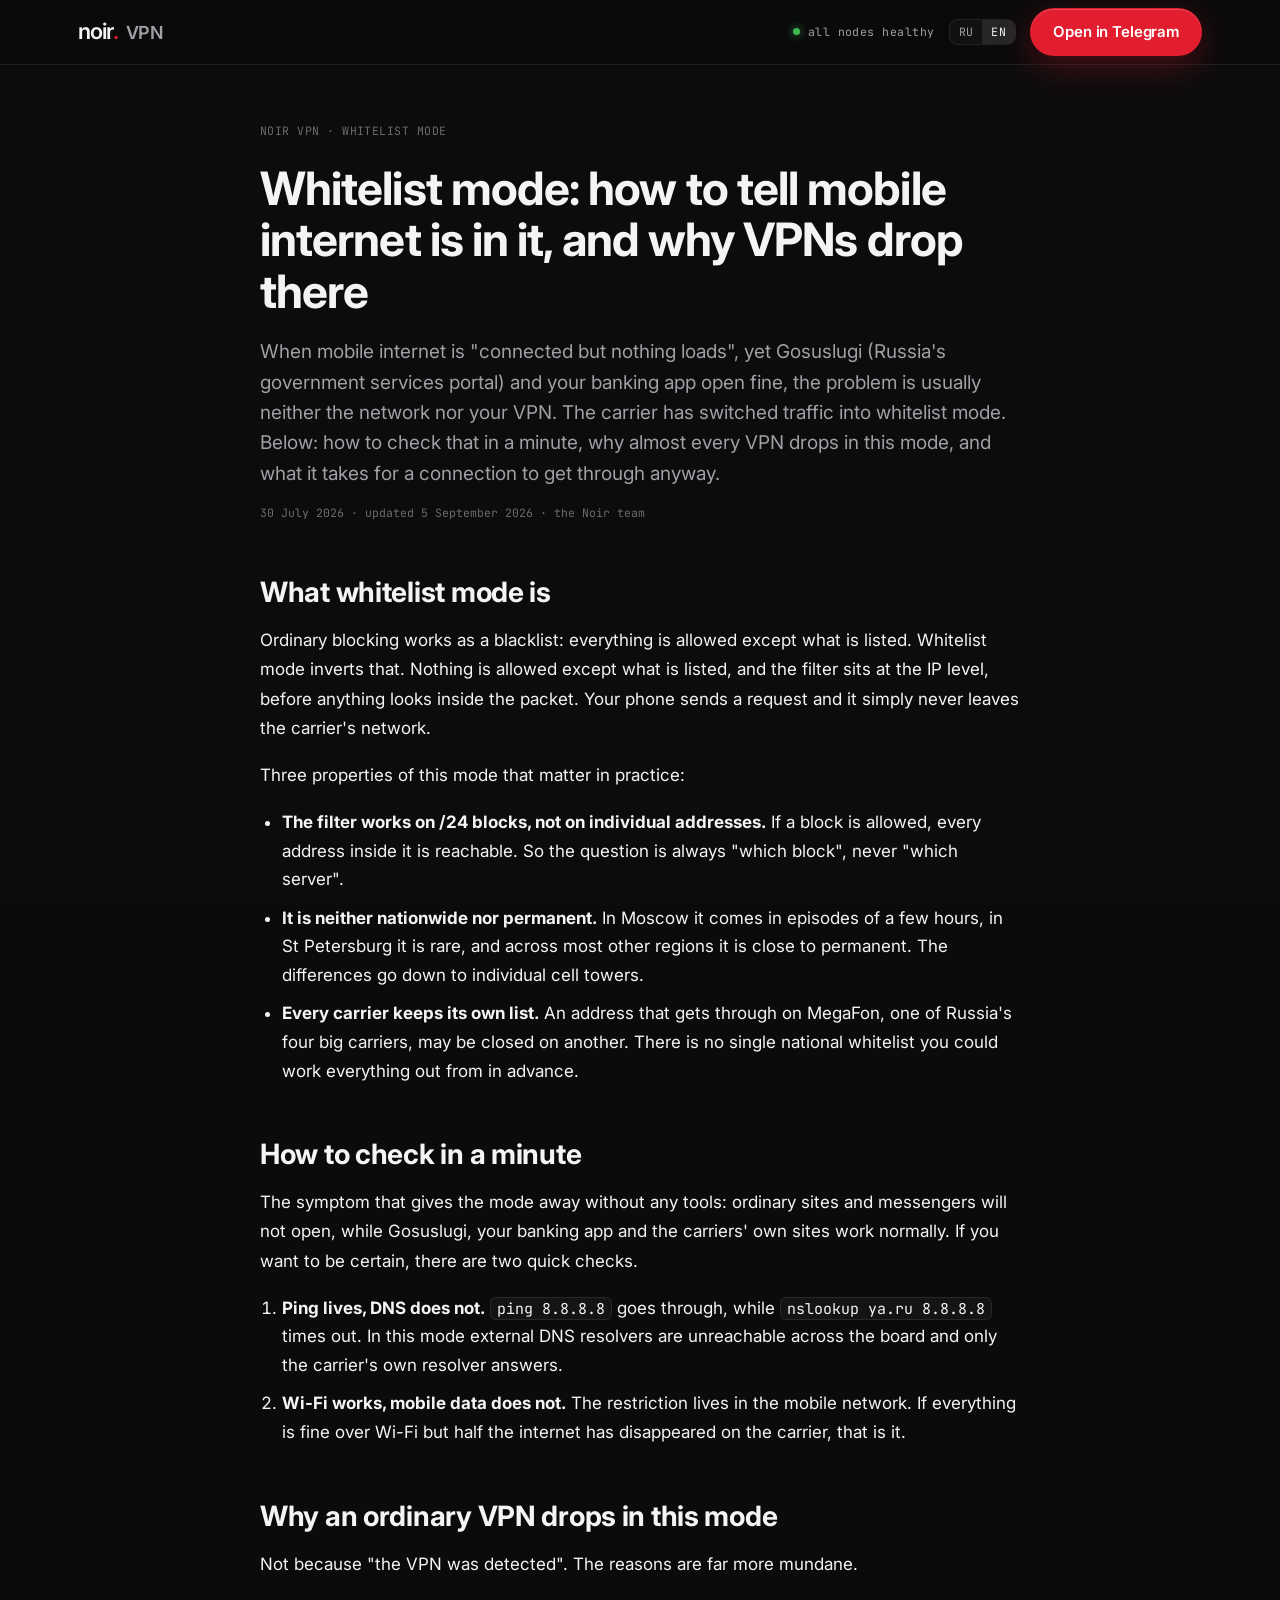
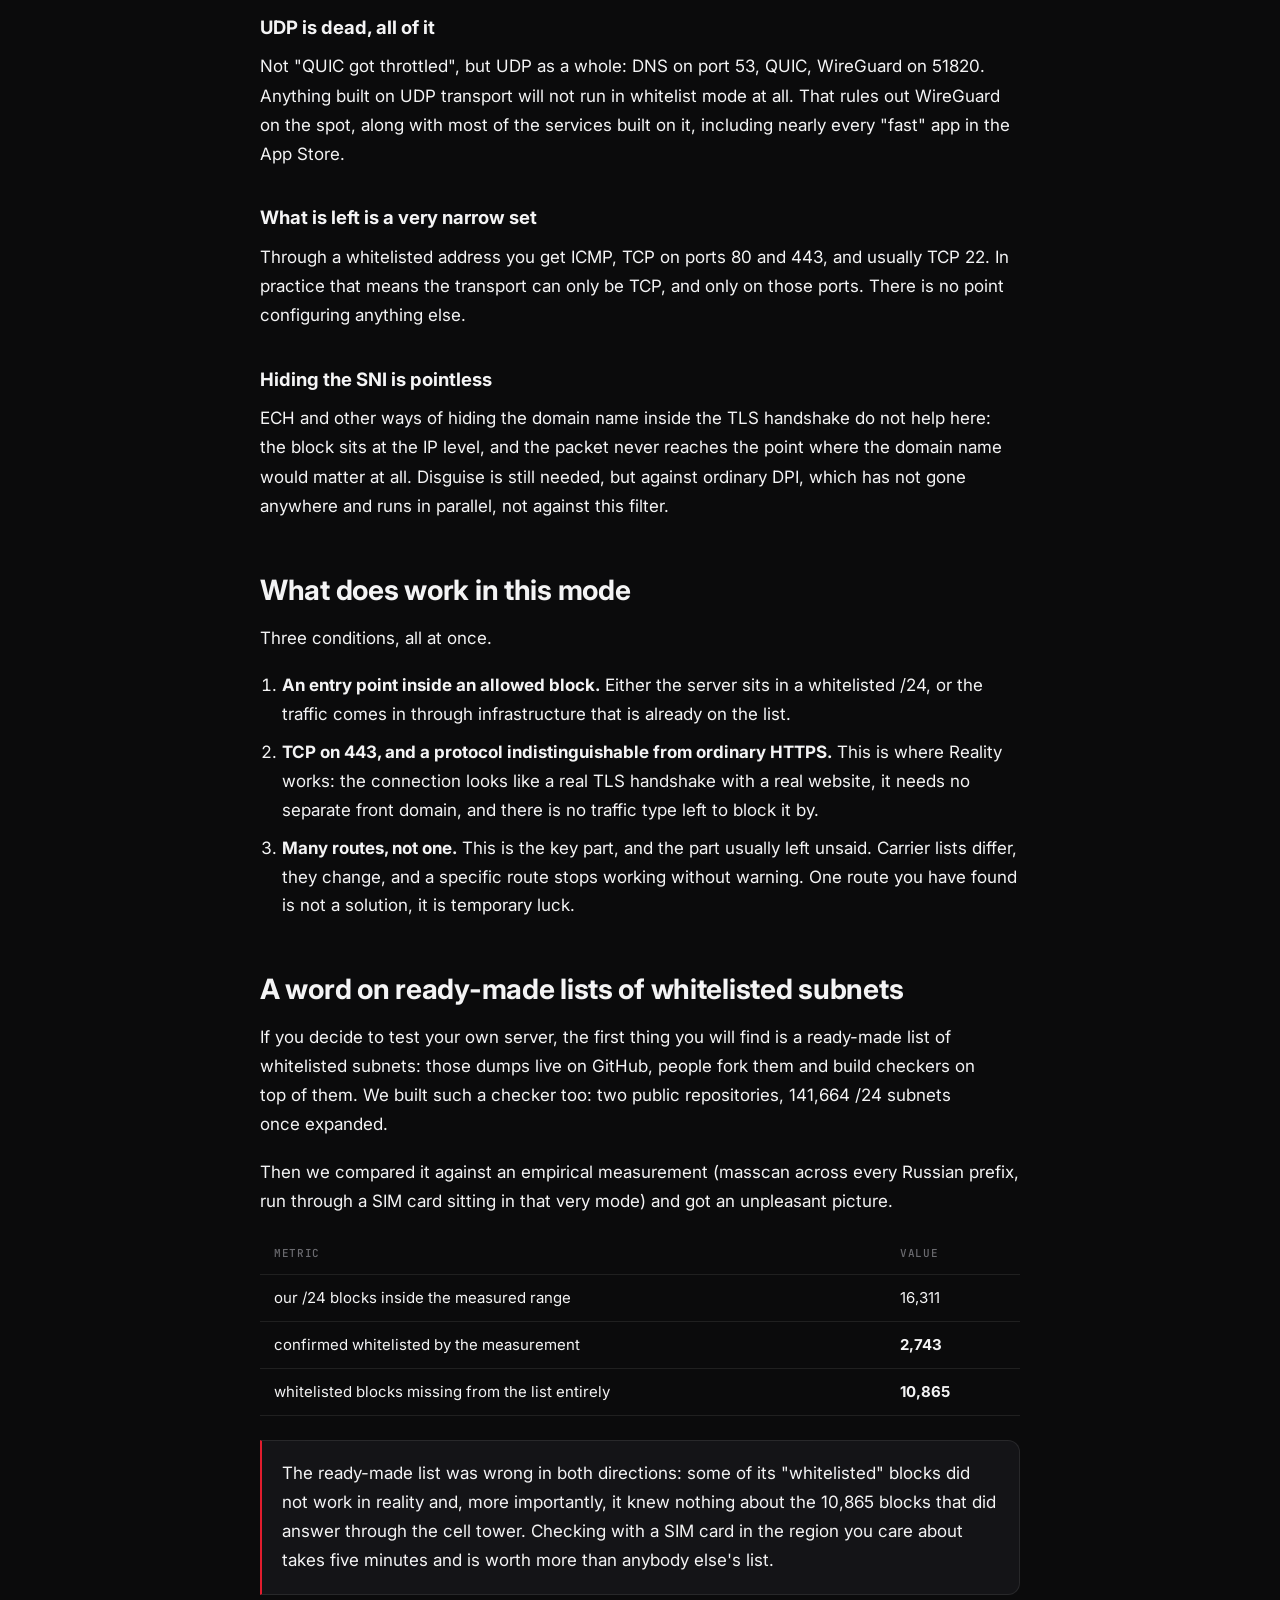
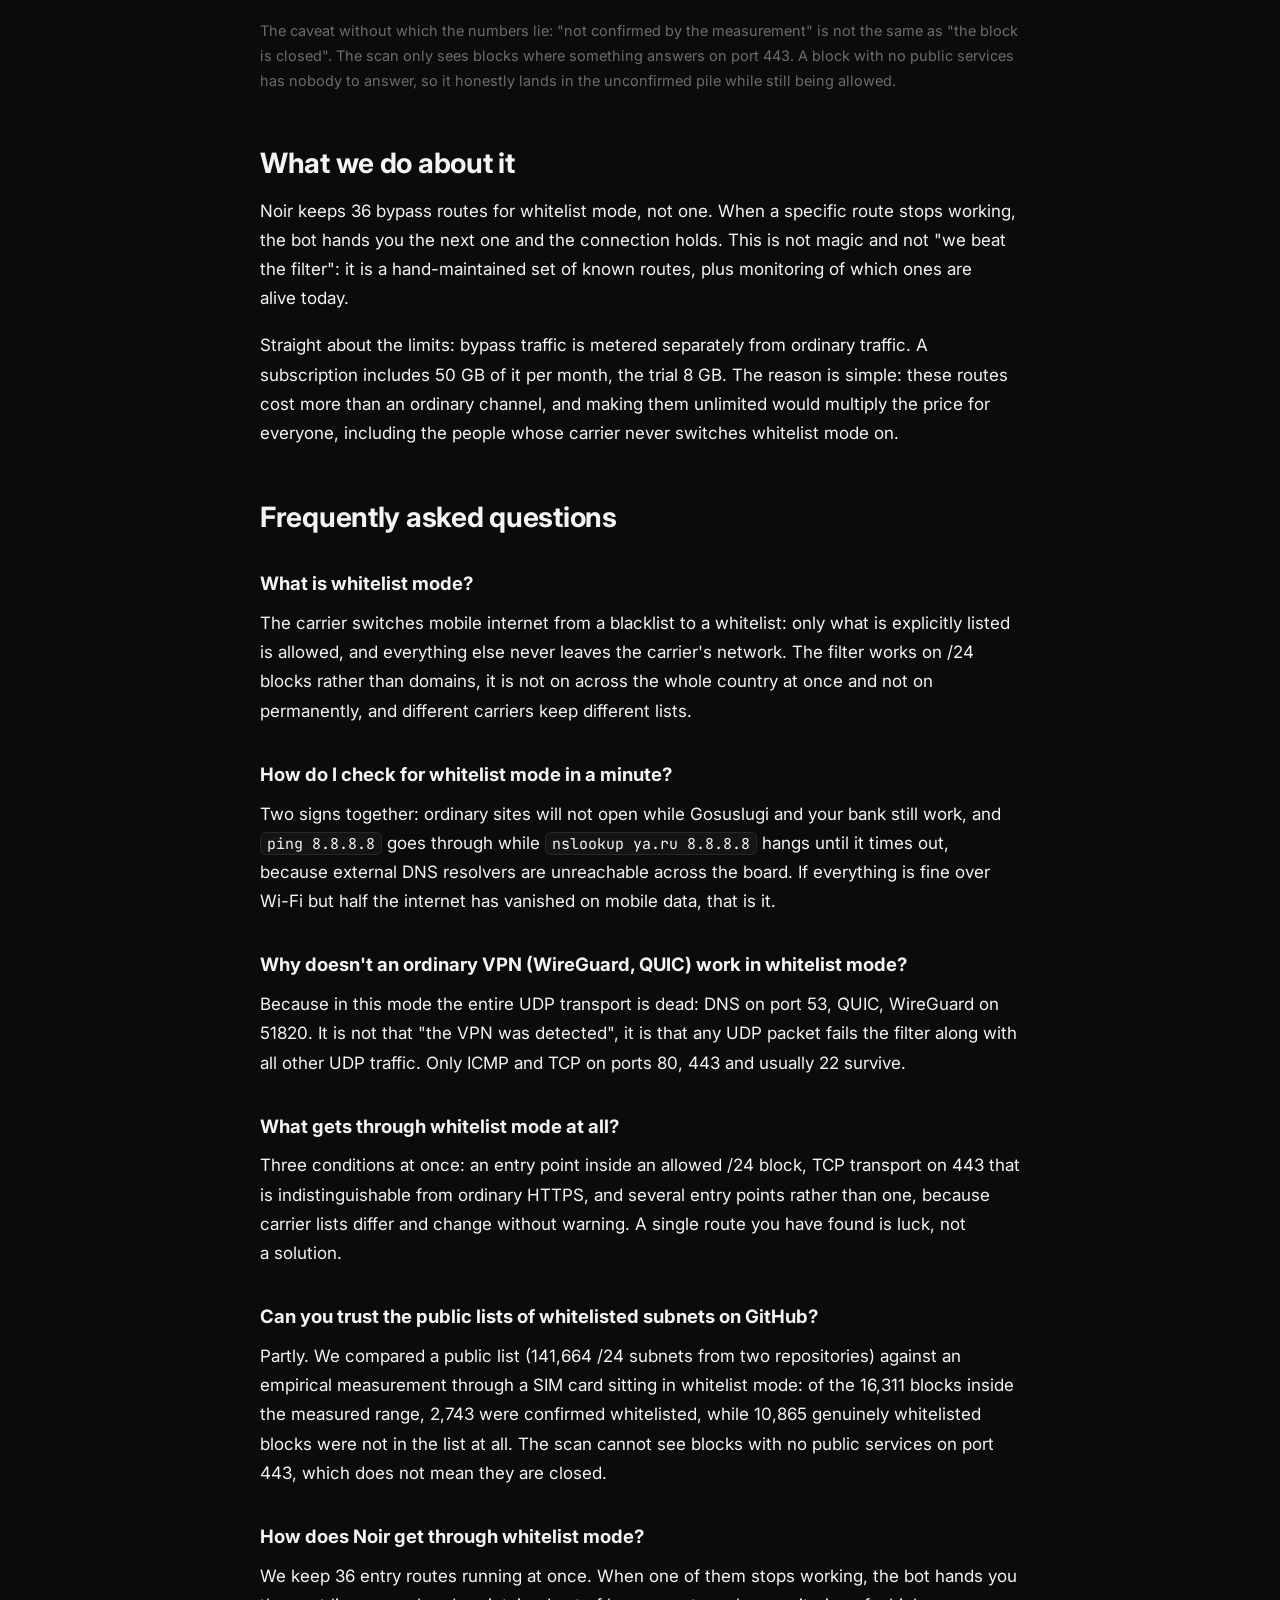
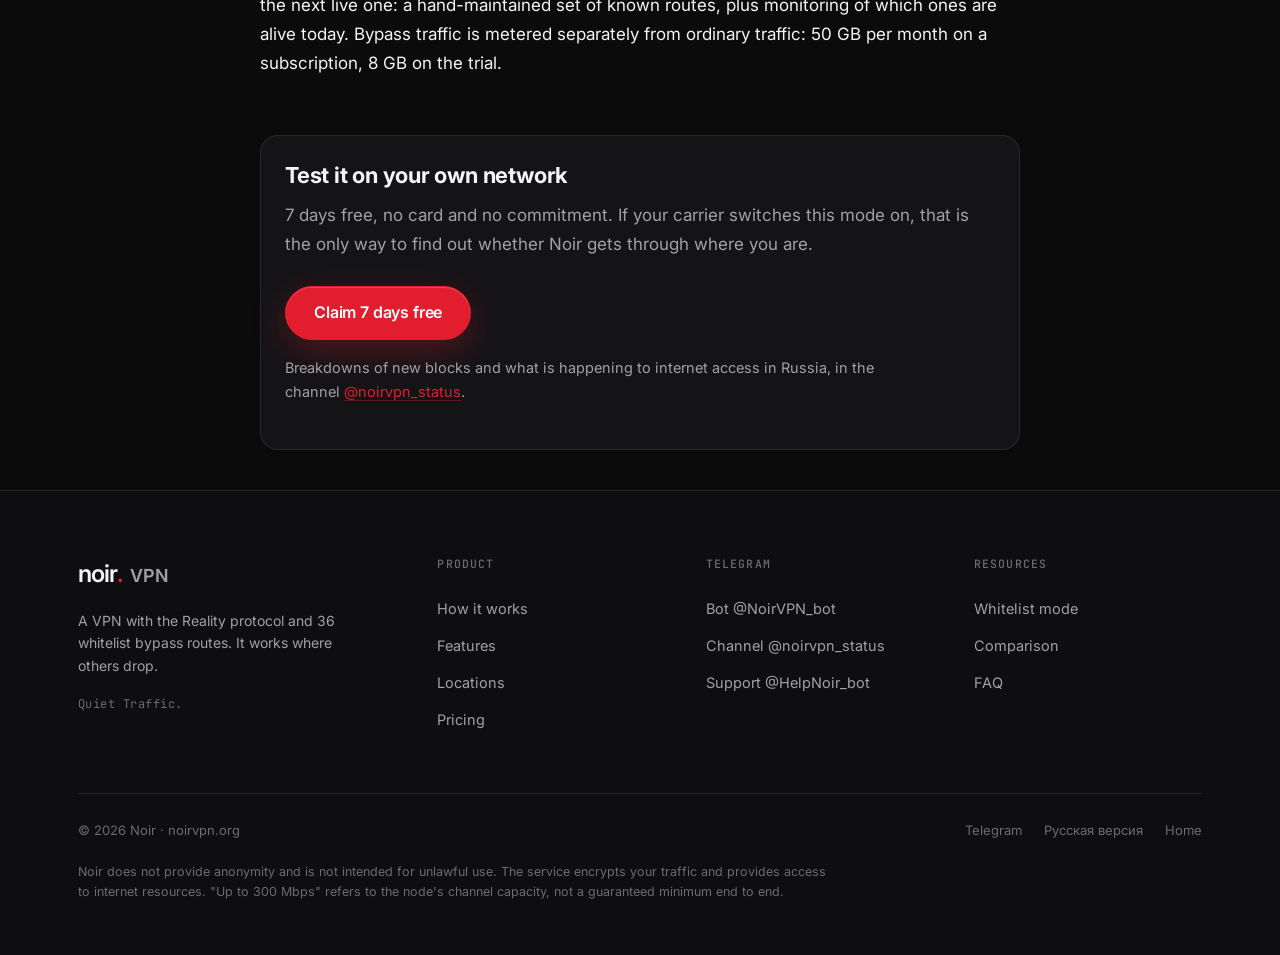
<file: en/whitelists/index.html>
<!DOCTYPE html>
<html lang="en" data-accent="red">
<head>
<meta charset="utf-8" />
<meta name="viewport" content="width=device-width, initial-scale=1" />
<title>Whitelist mode: how to tell mobile internet is in it, and why VPNs drop there</title>
<meta name="description" content="What whitelist-only mode on Russian mobile carriers is, how to check for it in a minute, why WireGuard and QUIC don't work in it at all, and what it takes for a connection to get through anyway." />
<meta name="robots" content="index, follow, max-image-preview:large, max-snippet:-1" />
<link rel="canonical" href="https://noirvpn.org/en/whitelists/" />
<link rel="alternate" hreflang="ru" href="https://noirvpn.org/belye-spiski/" />
<link rel="alternate" hreflang="en" href="https://noirvpn.org/en/whitelists/" />
<link rel="alternate" hreflang="x-default" href="https://noirvpn.org/belye-spiski/" />
<meta name="theme-color" content="#0B0B0C" />

<!-- Traffic counter: our own, on s.noirvpn.org. The data stays with us rather
     than with Yandex, and the /n.js path is not cut by blocker filter lists. -->
<script defer src="https://s.noirvpn.org/n.js" data-website-id="624a66b9-528b-448a-b180-92ef67c8d1b8"></script>

<meta property="og:type" content="article" />
<meta property="og:site_name" content="Noir VPN" />
<meta property="og:locale" content="en_US" />
<meta property="og:locale:alternate" content="ru_RU" />
<meta property="og:url" content="https://noirvpn.org/en/whitelists/" />
<meta property="og:title" content="Whitelist mode: how to tell your mobile internet is in it" />
<meta property="og:description" content="A one-minute check, why UDP protocols are dead in this mode entirely, and what still gets through." />
<meta property="og:image" content="https://noirvpn.org/og.png" />
<meta property="og:image:width" content="1200" />
<meta property="og:image:height" content="630" />
<meta name="twitter:card" content="summary_large_image" />
<meta name="twitter:title" content="Whitelist mode: how to tell your mobile internet is in it" />
<meta name="twitter:description" content="A one-minute check, why UDP protocols are dead in this mode entirely, and what still gets through." />
<meta name="twitter:image" content="https://noirvpn.org/og.png" />

<link rel="icon" href="/favicon.ico" sizes="32x32" />
<link rel="icon" href="/icon-192.png" type="image/png" sizes="192x192" />
<link rel="apple-touch-icon" href="/icon-180.png" />

<link rel="preconnect" href="https://fonts.googleapis.com" />
<link rel="preconnect" href="https://fonts.gstatic.com" crossorigin />
<link href="https://fonts.googleapis.com/css2?family=Inter:wght@400;500;600;700&family=JetBrains+Mono:wght@400;500&display=swap" rel="stylesheet" />
<link rel="stylesheet" href="/noir-landing.css" />
<style>
  .art-top{border-bottom:1px solid var(--border);background:rgba(11,11,12,0.9);backdrop-filter:blur(14px);
           position:sticky;top:0;z-index:30;}
  .art-top .wrap{display:flex;align-items:center;justify-content:space-between;gap:16px;height:64px;}
  .art{max-width:760px;margin:0 auto;padding:56px 0 40px;}
  .art .crumbs{font-family:var(--mono);font-size:11.5px;color:var(--faint);letter-spacing:0.04em;
                text-transform:uppercase;margin:0 0 22px;}
  .art .crumbs a{color:var(--faint);text-decoration:none;border-bottom:none;}
  .art .crumbs a:hover{color:var(--muted);}
  .art h1{font-size:clamp(30px,5.4vw,46px);line-height:1.12;letter-spacing:-0.02em;margin:0 0 20px;}
  .art .stand{font-size:19px;line-height:1.6;color:var(--muted);margin:0 0 14px;text-wrap:pretty;}
  .art .meta{font-family:var(--mono);font-size:11.5px;color:var(--faint);margin:0 0 44px;}
  .art h2{font-size:clamp(22px,3.4vw,28px);line-height:1.25;letter-spacing:-0.01em;margin:52px 0 16px;}
  .art h3{font-size:18.5px;margin:34px 0 10px;}
  .art p{margin:0 0 18px;line-height:1.72;text-wrap:pretty;}
  .art ul,.art ol{margin:0 0 20px;padding-left:22px;}
  .art li{margin:0 0 10px;line-height:1.68;}
  .art code{font-family:var(--mono);font-size:0.88em;background:var(--surface);border:1px solid var(--border);
            border-radius:6px;padding:1px 6px;color:var(--text);}
  .art a{color:var(--accent);text-decoration:none;border-bottom:1px solid rgba(var(--accent-rgb),0.35);}
  .art a:hover{border-bottom-color:var(--accent);}
  /* leave buttons alone: they carry their own fill and their own text colour */
  .art a.btn{color:var(--accent-ink);border-bottom:none;}
  .art a.btn:hover{border-bottom:none;}
  .art .callout{background:var(--surface);border:1px solid var(--border);border-left:2px solid var(--accent);
                border-radius:0 var(--radius-sm) var(--radius-sm) 0;padding:18px 20px;margin:0 0 24px;}
  .art .callout p:last-child{margin:0;}
  .art table{width:100%;border-collapse:collapse;margin:0 0 24px;font-size:15px;}
  .art th,.art td{text-align:left;padding:11px 14px;border-bottom:1px solid var(--border);vertical-align:top;}
  .art th{font-family:var(--mono);font-size:11px;letter-spacing:0.06em;text-transform:uppercase;color:var(--faint);
          font-weight:500;}
  .art td b{color:var(--text);}
  .art .end{margin:56px 0 0;padding:26px 24px;background:var(--surface);border:1px solid var(--border);
            border-radius:var(--radius);}
  .art .end h2{margin:0 0 12px;font-size:22px;}
  .art .end p{color:var(--muted);}
  .art .end .btn{margin-top:8px;}
  .art .note{font-size:14.5px;color:var(--faint);}
  @media (max-width:760px){
    /* on the landing page the header button gives way to the burger; there is no
       burger here, so we bring the button back */
    .art-top .nav-cta .btn-primary{display:inline-flex;padding:0 14px;height:36px;font-size:13.5px;}
    .art-top .nav-status{display:none;}
  }
  @media (max-width:560px){
    .art{padding:36px 0 30px;}
    .art h2{margin:40px 0 14px;}
  }
</style>

<script type="application/ld+json">
{
  "@context": "https://schema.org",
  "@graph": [
    {
      "@type": "Article",
      "@id": "https://noirvpn.org/en/whitelists/#article",
      "headline": "Whitelist mode: how to tell mobile internet is in it, and why VPNs drop there",
      "description": "What whitelist-only mode on Russian mobile carriers is, how to check for it in a minute, why WireGuard and QUIC don't work in it at all, and what it takes for a connection to get through anyway.",
      "inLanguage": "en",
      "datePublished": "2026-07-30",
      "dateModified": "2026-09-05",
      "author": { "@type": "Organization", "name": "Noir VPN", "url": "https://noirvpn.org/" },
      "publisher": { "@type": "Organization", "name": "Noir VPN", "url": "https://noirvpn.org/" },
      "mainEntityOfPage": "https://noirvpn.org/en/whitelists/",
      "image": "https://noirvpn.org/og.png",
      "about": ["Whitelist-only mode on mobile internet", "Whitelist bypass", "VLESS Reality"]
    },
    {
      "@type": "BreadcrumbList",
      "itemListElement": [
        { "@type": "ListItem", "position": 1, "name": "Noir VPN", "item": "https://noirvpn.org/en/" },
        { "@type": "ListItem", "position": 2, "name": "Whitelist mode", "item": "https://noirvpn.org/en/whitelists/" }
      ]
    },
    {
      "@type": "FAQPage",
      "mainEntity": [
        {
          "@type": "Question",
          "name": "What is whitelist mode?",
          "acceptedAnswer": { "@type": "Answer", "text": "The carrier switches mobile internet from a blacklist to a whitelist: only what is explicitly listed is allowed, and everything else never leaves the carrier's network. The filter works on /24 blocks rather than domains, it is not on across the whole country at once and not on permanently, and different carriers keep different lists." }
        },
        {
          "@type": "Question",
          "name": "How do I check for whitelist mode in a minute?",
          "acceptedAnswer": { "@type": "Answer", "text": "Two signs together: ordinary sites will not open while Gosuslugi and your bank still work, and ping 8.8.8.8 goes through while nslookup ya.ru 8.8.8.8 hangs until it times out, because external DNS resolvers are unreachable across the board. If everything is fine over Wi-Fi but half the internet has vanished on mobile data, that is it." }
        },
        {
          "@type": "Question",
          "name": "Why doesn't an ordinary VPN (WireGuard, QUIC) work in whitelist mode?",
          "acceptedAnswer": { "@type": "Answer", "text": "Because in this mode the entire UDP transport is dead: DNS on port 53, QUIC, WireGuard on 51820. It is not that the VPN was detected, it is that any UDP packet fails the filter along with all other UDP traffic. Only ICMP and TCP on ports 80, 443 and usually 22 survive." }
        },
        {
          "@type": "Question",
          "name": "What gets through whitelist mode at all?",
          "acceptedAnswer": { "@type": "Answer", "text": "Three conditions at once: an entry point inside an allowed /24 block, TCP transport on 443 that is indistinguishable from ordinary HTTPS, and several entry points rather than one, because carrier lists differ and change without warning. A single route you have found is luck, not a solution." }
        },
        {
          "@type": "Question",
          "name": "Can you trust the public lists of whitelisted subnets on GitHub?",
          "acceptedAnswer": { "@type": "Answer", "text": "Partly. We compared a public list (141,664 /24 subnets from two repositories) against an empirical measurement through a SIM card sitting in whitelist mode: of the 16,311 blocks inside the measured range, 2,743 were confirmed whitelisted, while 10,865 genuinely whitelisted blocks were not in the list at all. The scan cannot see blocks with no public services on port 443, which does not mean they are closed." }
        },
        {
          "@type": "Question",
          "name": "How does Noir get through whitelist mode?",
          "acceptedAnswer": { "@type": "Answer", "text": "We keep 36 entry routes running at once. When one of them stops working, the bot hands you the next live one: a hand-maintained set of known routes, plus monitoring of which ones are alive today. Bypass traffic is metered separately from ordinary traffic: 50 GB per month on a subscription, 8 GB on the trial." }
        }
      ]
    }
  ]
}
</script>
</head>
<body>

<header class="art-top">
  <div class="wrap">
    <a class="brand" href="/en/" aria-label="Noir VPN">noir<span class="dot">.</span><span class="vpn">VPN</span></a>
    <div class="nav-cta">
      <span class="nav-status"><span class="live"></span>all nodes healthy</span>
      <div class="lang" role="group" aria-label="Язык / Language">
        <a href="/belye-spiski/" hreflang="ru" lang="ru" data-lang-to="ru">RU</a>
        <span class="lang-on" aria-current="true">EN</span>
      </div>
      <a class="btn btn-primary" href="https://t.me/NoirVPN_bot?start=lp" target="_blank" rel="noopener">Open in Telegram</a>
    </div>
  </div>
</header>

<div class="wrap">
<article class="art">

  <p class="crumbs"><a href="/en/">Noir VPN</a> · Whitelist mode</p>

  <h1>Whitelist mode: how to tell mobile internet is in it, and why VPNs drop there</h1>

  <p class="stand">When mobile internet is "connected but nothing loads", yet Gosuslugi (Russia's government
  services portal) and your banking app open fine, the problem is usually neither the network nor your VPN.
  The carrier has switched traffic into whitelist mode. Below: how to check that in a minute, why almost
  every VPN drops in this mode, and what it takes for a connection to get through anyway.</p>

  <p class="meta">30 July 2026 · updated 5 September 2026 · the Noir team</p>

  <h2>What whitelist mode is</h2>

  <p>Ordinary blocking works as a blacklist: everything is allowed except what is listed. Whitelist mode
  inverts that. Nothing is allowed except what is listed, and the filter sits at the IP level, before anything
  looks inside the packet. Your phone sends a request and it simply never leaves the carrier's network.</p>

  <p>Three properties of this mode that matter in practice:</p>

  <ul>
    <li><b>The filter works on /24 blocks, not on individual addresses.</b> If a block is allowed, every
    address inside it is reachable. So the question is always "which block", never "which server".</li>
    <li><b>It is neither nationwide nor permanent.</b> In Moscow it comes in episodes of a few hours, in
    St Petersburg it is rare, and across most other regions it is close to permanent. The differences go
    down to individual cell towers.</li>
    <li><b>Every carrier keeps its own list.</b> An address that gets through on MegaFon, one of Russia's
    four big carriers, may be closed on another. There is no single national whitelist you could work
    everything out from in advance.</li>
  </ul>

  <h2>How to check in a minute</h2>

  <p>The symptom that gives the mode away without any tools: ordinary sites and messengers will not open,
  while Gosuslugi, your banking app and the carriers' own sites work normally. If you want to be certain,
  there are two quick checks.</p>

  <ol>
    <li><b>Ping lives, DNS does not.</b> <code>ping 8.8.8.8</code> goes through, while
    <code>nslookup ya.ru 8.8.8.8</code> times out. In this mode external DNS resolvers are unreachable
    across the board and only the carrier's own resolver answers.</li>
    <li><b>Wi-Fi works, mobile data does not.</b> The restriction lives in the mobile network. If everything
    is fine over Wi-Fi but half the internet has disappeared on the carrier, that is it.</li>
  </ol>

  <h2>Why an ordinary VPN drops in this mode</h2>

  <p>Not because "the VPN was detected". The reasons are far more mundane.</p>

  <h3>UDP is dead, all of it</h3>

  <p>Not "QUIC got throttled", but UDP as a whole: DNS on port 53, QUIC, WireGuard on 51820. Anything built
  on UDP transport will not run in whitelist mode at all. That rules out WireGuard on the spot, along with
  most of the services built on it, including nearly every "fast" app in the App Store.</p>

  <h3>What is left is a very narrow set</h3>

  <p>Through a whitelisted address you get ICMP, TCP on ports 80 and 443, and usually TCP 22. In practice
  that means the transport can only be TCP, and only on those ports. There is no point configuring
  anything else.</p>

  <h3>Hiding the SNI is pointless</h3>

  <p>ECH and other ways of hiding the domain name inside the TLS handshake do not help here: the block sits
  at the IP level, and the packet never reaches the point where the domain name would matter at all. Disguise
  is still needed, but against ordinary DPI, which has not gone anywhere and runs in parallel, not against
  this filter.</p>

  <h2>What does work in this mode</h2>

  <p>Three conditions, all at once.</p>

  <ol>
    <li><b>An entry point inside an allowed block.</b> Either the server sits in a whitelisted /24, or the
    traffic comes in through infrastructure that is already on the list.</li>
    <li><b>TCP on 443, and a protocol indistinguishable from ordinary HTTPS.</b> This is where Reality works:
    the connection looks like a real TLS handshake with a real website, it needs no separate front domain,
    and there is no traffic type left to block it by.</li>
    <li><b>Many routes, not one.</b> This is the key part, and the part usually left unsaid. Carrier lists
    differ, they change, and a specific route stops working without warning. One route you have found is not
    a solution, it is temporary luck.</li>
  </ol>

  <h2>A word on ready-made lists of whitelisted subnets</h2>

  <p>If you decide to test your own server, the first thing you will find is a ready-made list of whitelisted
  subnets: those dumps live on GitHub, people fork them and build checkers on top of them. We built such a
  checker too: two public repositories, 141,664 /24 subnets once expanded.</p>

  <p>Then we compared it against an empirical measurement (masscan across every Russian prefix, run through
  a SIM card sitting in that very mode) and got an unpleasant picture.</p>

  <table>
    <thead><tr><th>metric</th><th>value</th></tr></thead>
    <tbody>
      <tr><td>our /24 blocks inside the measured range</td><td>16,311</td></tr>
      <tr><td>confirmed whitelisted by the measurement</td><td><b>2,743</b></td></tr>
      <tr><td>whitelisted blocks missing from the list entirely</td><td><b>10,865</b></td></tr>
    </tbody>
  </table>

  <div class="callout">
    <p>The ready-made list was wrong in both directions: some of its "whitelisted" blocks did not work in
    reality and, more importantly, it knew nothing about the 10,865 blocks that did answer through the cell
    tower. Checking with a SIM card in the region you care about takes five minutes and is worth more than
    anybody else's list.</p>
  </div>

  <p class="note">The caveat without which the numbers lie: "not confirmed by the measurement" is not the
  same as "the block is closed". The scan only sees blocks where something answers on port 443. A block with
  no public services has nobody to answer, so it honestly lands in the unconfirmed pile while still
  being allowed.</p>

  <h2>What we do about it</h2>

  <p>Noir keeps 36 bypass routes for whitelist mode, not one. When a specific route stops working, the bot
  hands you the next one and the connection holds. This is not magic and not "we beat the filter": it is a
  hand-maintained set of known routes, plus monitoring of which ones are alive today.</p>

  <p>Straight about the limits: bypass traffic is metered separately from ordinary traffic. A subscription
  includes 50 GB of it per month, the trial 8 GB. The reason is simple: these routes cost more than an
  ordinary channel, and making them unlimited would multiply the price for everyone, including the people
  whose carrier never switches whitelist mode on.</p>

  <h2>Frequently asked questions</h2>

  <h3>What is whitelist mode?</h3>
  <p>The carrier switches mobile internet from a blacklist to a whitelist: only what is explicitly listed
  is allowed, and everything else never leaves the carrier's network. The filter works on /24 blocks rather
  than domains, it is not on across the whole country at once and not on permanently, and different
  carriers keep different lists.</p>

  <h3>How do I check for whitelist mode in a minute?</h3>
  <p>Two signs together: ordinary sites will not open while Gosuslugi and your bank still work, and
  <code>ping 8.8.8.8</code> goes through while <code>nslookup ya.ru 8.8.8.8</code> hangs until it times out,
  because external DNS resolvers are unreachable across the board. If everything is fine over Wi-Fi but half
  the internet has vanished on mobile data, that is it.</p>

  <h3>Why doesn't an ordinary VPN (WireGuard, QUIC) work in whitelist mode?</h3>
  <p>Because in this mode the entire UDP transport is dead: DNS on port 53, QUIC, WireGuard on 51820.
  It is not that "the VPN was detected", it is that any UDP packet fails the filter along with all other
  UDP traffic. Only ICMP and TCP on ports 80, 443 and usually 22 survive.</p>

  <h3>What gets through whitelist mode at all?</h3>
  <p>Three conditions at once: an entry point inside an allowed /24 block, TCP transport on 443 that is
  indistinguishable from ordinary HTTPS, and several entry points rather than one, because carrier lists
  differ and change without warning. A single route you have found is luck, not a solution.</p>

  <h3>Can you trust the public lists of whitelisted subnets on GitHub?</h3>
  <p>Partly. We compared a public list (141,664 /24 subnets from two repositories) against an empirical
  measurement through a SIM card sitting in whitelist mode: of the 16,311 blocks inside the measured range,
  2,743 were confirmed whitelisted, while 10,865 genuinely whitelisted blocks were not in the list at all.
  The scan cannot see blocks with no public services on port 443, which does not mean they are closed.</p>

  <h3>How does Noir get through whitelist mode?</h3>
  <p>We keep 36 entry routes running at once. When one of them stops working, the bot hands you the next
  live one: a hand-maintained set of known routes, plus monitoring of which ones are alive today. Bypass
  traffic is metered separately from ordinary traffic: 50 GB per month on a subscription, 8 GB on
  the trial.</p>

  <div class="end">
    <h2>Test it on your own network</h2>
    <p>7 days free, no card and no commitment. If your carrier switches this mode on, that is the only way
    to find out whether Noir gets through where you are.</p>
    <a class="btn btn-primary btn-lg" href="https://t.me/NoirVPN_bot?start=lp" target="_blank" rel="noopener">Claim 7 days free</a>
    <p class="note" style="margin-top:16px">Breakdowns of new blocks and what is happening to internet access
    in Russia, in the channel
    <a href="https://t.me/noirvpn_status" target="_blank" rel="noopener">@noirvpn_status</a>.</p>
  </div>

</article>
</div>

<footer class="footer">
  <div class="wrap">
    <div class="foot-grid">
      <div class="foot-brand">
        <a class="brand" href="/en/">noir<span class="dot">.</span><span class="vpn">VPN</span></a>
        <p>A VPN with the Reality protocol and 36 whitelist bypass routes. It works where others drop.</p>
        <div class="tag">Quiet Traffic.</div>
      </div>
      <div class="foot-col">
        <h4>Product</h4>
        <a href="/en/#how">How it works</a>
        <a href="/en/#features">Features</a>
        <a href="/en/#locations">Locations</a>
        <a href="/en/#pricing">Pricing</a>
      </div>
      <div class="foot-col">
        <h4>Telegram</h4>
        <a href="https://t.me/NoirVPN_bot?start=lp" target="_blank" rel="noopener">Bot @NoirVPN_bot</a>
        <a href="https://t.me/noirvpn_status" target="_blank" rel="noopener">Channel @noirvpn_status</a>
        <a href="https://t.me/HelpNoir_bot" target="_blank" rel="noopener">Support @HelpNoir_bot</a>
      </div>
      <div class="foot-col">
        <h4>Resources</h4>
        <a href="/en/whitelists/">Whitelist mode</a>
        <a href="/en/#compare">Comparison</a>
        <a href="/en/#faq">FAQ</a>
      </div>
    </div>
    <div class="foot-bottom">
      <span class="cp">© 2026 Noir · noirvpn.org</span>
      <div class="legal">
        <a href="https://t.me/NoirVPN_bot?start=lp" target="_blank" rel="noopener">Telegram</a>
        <a href="/belye-spiski/" hreflang="ru" lang="ru" data-lang-to="ru">Русская версия</a>
        <a href="/en/">Home</a>
      </div>
    </div>
    <p class="foot-disc">Noir does not provide anonymity and is not intended for unlawful use. The service
    encrypts your traffic and provides access to internet resources. "Up to 300 Mbps" refers to the node's
    channel capacity, not a guaranteed minimum end to end.</p>
  </div>
</footer>

<script src="/noir-analytics.js"></script>
</body>
</html>
</file>
<file: noir-landing.css>
/* ============================================================
   Noir VPN: лендинг. Dark premium (ElevenLabs-spirit × Noir).
   Один акцент (красный), дозированная атмосфера, воздух, типографика.
   ============================================================ */

/* ---- tokens ---- */
:root{
  --bg:        #0B0B0C;
  --bg-2:      #0E0E11;
  --surface:   #141417;
  --surface-2: #1A1A1F;
  --border:        rgba(244,244,245,0.09);
  --border-strong: rgba(244,244,245,0.15);
  --text:   #F4F4F5;
  --muted:  #A0A0A6;
  --faint:  #6B6B70;

  /* accent: switched to monochrome by [data-accent="mono"] */
  --accent:     #E11D2E;
  --accent-rgb: 225,29,46;
  --accent-ink: #fff;            /* text colour on top of accent fill */
  --glow:       0.42;            /* atmospheric glow multiplier */

  --success: #3FB950;

  --radius:    18px;
  --radius-sm: 12px;
  --radius-lg: 26px;
  --maxw: 1180px;

  --sans: "Inter", system-ui, -apple-system, sans-serif;
  --mono: "JetBrains Mono", ui-monospace, monospace;

  --ease: cubic-bezier(.22,.61,.36,1);
}

:root[data-accent="mono"]{
  --accent:     #F4F4F5;
  --accent-rgb: 244,244,245;
  --accent-ink: #0B0B0C;
  --glow:       0.16;
}

/* ---- reset ---- */
*{box-sizing:border-box;}
html{scroll-behavior:smooth;-webkit-text-size-adjust:100%;}
body{
  margin:0;background:var(--bg);color:var(--text);
  font-family:var(--sans);font-size:17px;line-height:1.6;
  -webkit-font-smoothing:antialiased;text-rendering:optimizeLegibility;
  overflow-x:hidden;
}
a{color:inherit;text-decoration:none;}
img{max-width:100%;display:block;}
button{font-family:inherit;cursor:pointer;}
::selection{background:rgba(var(--accent-rgb),0.30);color:#fff;}

/* page-wide grain + faint horizon glow on the body */
body::before{
  content:"";position:fixed;inset:0;z-index:0;pointer-events:none;opacity:0.5;mix-blend-mode:overlay;
  background-image:url("data:image/svg+xml,%3Csvg xmlns='http://www.w3.org/2000/svg' width='140' height='140'%3E%3Cfilter id='n'%3E%3CfeTurbulence type='fractalNoise' baseFrequency='0.9' numOctaves='2' stitchTiles='stitch'/%3E%3C/filter%3E%3Crect width='100%25' height='100%25' filter='url(%23n)' opacity='0.32'/%3E%3C/svg%3E");
}

.wrap{max-width:var(--maxw);margin:0 auto;padding:0 28px;position:relative;z-index:1;}

/* ---- shared bits ---- */
.eyebrow{
  display:inline-flex;align-items:center;gap:10px;
  font-family:var(--mono);font-size:12px;font-weight:500;letter-spacing:0.16em;
  text-transform:uppercase;color:var(--muted);
}
.eyebrow::before{
  content:"";width:7px;height:7px;border-radius:50%;
  background:var(--accent);box-shadow:0 0 12px rgba(var(--accent-rgb),0.9);
}
.eyebrow.no-dot::before{display:none;}

.section{padding:118px 0;position:relative;}
.section-head{max-width:720px;margin:0 0 56px;}
.section-head.center{margin-left:auto;margin-right:auto;text-align:center;}
h2.title{
  font-size:clamp(30px,4.4vw,46px);font-weight:600;letter-spacing:-0.03em;line-height:1.06;
  margin:18px 0 0;text-wrap:balance;
}
.section-head p.lead{
  margin:20px 0 0;font-size:19px;color:var(--muted);line-height:1.55;text-wrap:pretty;
}
.accent{color:var(--accent);}

/* divider rule between sections */
.rule{height:1px;background:var(--border);max-width:var(--maxw);margin:0 auto;}

/* ---- buttons ---- */
.btn{
  display:inline-flex;align-items:center;justify-content:center;gap:9px;
  height:48px;padding:0 22px;border-radius:999px;
  font-size:15px;font-weight:600;letter-spacing:-0.01em;
  border:1px solid transparent;transition:transform .18s var(--ease),background .2s,border-color .2s,box-shadow .2s;
  white-space:nowrap;
}
.btn svg{width:17px;height:17px;}
.btn-primary{
  background:var(--accent);color:var(--accent-ink);
  box-shadow:0 1px 0 rgba(255,255,255,0.18) inset, 0 10px 34px rgba(var(--accent-rgb),0.30);
}
.btn-primary:hover{transform:translateY(-1px);box-shadow:0 1px 0 rgba(255,255,255,0.22) inset,0 14px 42px rgba(var(--accent-rgb),0.42);}
.btn-ghost{
  background:rgba(244,244,245,0.04);color:var(--text);border-color:var(--border-strong);
}
.btn-ghost:hover{background:rgba(244,244,245,0.08);transform:translateY(-1px);}
.btn-lg{height:54px;padding:0 28px;font-size:16px;}

/* ============================================================
   NAVBAR
   ============================================================ */
.nav{
  position:sticky;top:0;z-index:50;
  border-bottom:1px solid transparent;transition:border-color .3s,background .3s,backdrop-filter .3s;
}
.nav.scrolled{
  background:rgba(11,11,12,0.72);backdrop-filter:blur(18px) saturate(160%);
  -webkit-backdrop-filter:blur(18px) saturate(160%);border-bottom-color:var(--border);
}
.nav-inner{display:flex;align-items:center;gap:30px;height:70px;}
.brand{display:inline-flex;align-items:baseline;gap:0;font-weight:600;letter-spacing:-0.04em;font-size:22px;}
.brand .dot{color:var(--accent);}
.brand .vpn{font-weight:600;letter-spacing:-0.01em;margin-left:7px;font-size:18px;color:var(--muted);}
.nav-links{display:flex;align-items:center;gap:28px;margin-left:14px;}
.nav-links a{font-size:14.5px;color:var(--muted);transition:color .18s;letter-spacing:-0.005em;white-space:nowrap;}
.nav-links a:hover{color:var(--text);}
.nav-cta{margin-left:auto;display:flex;align-items:center;gap:14px;}
.nav-status{display:inline-flex;align-items:center;gap:8px;font-family:var(--mono);font-size:11.5px;color:var(--muted);letter-spacing:0.04em;white-space:nowrap;}
.nav-status .live{width:7px;height:7px;border-radius:50%;background:var(--success);box-shadow:0 0 9px rgba(63,185,80,0.8);animation:pulse 2.6s var(--ease) infinite;}
@keyframes pulse{0%,100%{opacity:1;}50%{opacity:0.45;}}
.nav-burger{display:none;width:42px;height:42px;border-radius:11px;background:rgba(244,244,245,0.05);border:1px solid var(--border);align-items:center;justify-content:center;flex-direction:column;gap:4px;}
.nav-burger i{width:17px;height:1.5px;background:var(--text);display:block;transition:transform .25s,opacity .2s;}
.nav-burger.open i:nth-child(1){transform:translateY(5.5px) rotate(45deg);}
.nav-burger.open i:nth-child(2){opacity:0;}
.nav-burger.open i:nth-child(3){transform:translateY(-5.5px) rotate(-45deg);}

/* mobile drawer */
.drawer{
  position:fixed;inset:0 0 0 auto;z-index:60;width:min(82vw,330px);
  background:var(--bg-2);border-left:1px solid var(--border);
  transform:translateX(100%);transition:transform .34s var(--ease);
  display:flex;flex-direction:column;padding:88px 26px 26px;gap:6px;
}
.drawer.open{transform:translateX(0);}
.drawer a{padding:14px 4px;font-size:18px;color:var(--text);border-bottom:1px solid var(--border);}
.drawer .btn{margin-top:18px;width:100%;}
.scrim{position:fixed;inset:0;z-index:55;background:rgba(0,0,0,0.55);opacity:0;pointer-events:none;transition:opacity .3s;backdrop-filter:blur(2px);}
.scrim.open{opacity:1;pointer-events:auto;}

/* ============================================================
   HERO
   ============================================================ */
.hero{position:relative;padding:74px 0 96px;overflow:hidden;}
.hero-atmos{position:absolute;inset:0;z-index:0;pointer-events:none;overflow:hidden;}
/* faint perspective grid, fades out toward centre */
.hero-grid{
  position:absolute;left:-20%;top:-30%;width:140%;height:150%;
  background-image:
    linear-gradient(rgba(244,244,245,0.05) 1px,transparent 1px),
    linear-gradient(90deg,rgba(244,244,245,0.05) 1px,transparent 1px);
  background-size:64px 64px;transform:perspective(900px) rotateX(54deg) scale(1.4);transform-origin:50% 18%;
  -webkit-mask:radial-gradient(120% 80% at 50% 8%,#000,transparent 70%);
  mask:radial-gradient(120% 80% at 50% 8%,#000,transparent 70%);
}
/* red horizon glow rising on the right, behind the device */
.hero-glow{
  position:absolute;right:-6%;top:38%;width:760px;height:760px;transform:translateY(-50%);
  background:radial-gradient(closest-side,
    rgba(var(--accent-rgb),calc(0.42 * var(--glow) / 0.42)),
    rgba(var(--accent-rgb),0.05) 52%,transparent 72%);
  filter:blur(20px);opacity:var(--glow);
}
.hero-glow.left{right:auto;left:-18%;top:78%;width:560px;height:560px;opacity:calc(var(--glow) * 0.6);}

.hero-inner{
  position:relative;z-index:1;display:grid;grid-template-columns:1.05fr 0.95fr;gap:60px;align-items:center;
  min-height:560px;
}
.hero-copy{max-width:560px;}
.hero h1{
  font-size:clamp(42px,6.0vw,72px);font-weight:600;letter-spacing:-0.04em;line-height:1.0;
  margin:26px 0 0;text-wrap:balance;
}
.hero h1 em{font-style:normal;color:var(--accent);}
.hero-sub{margin:26px 0 0;font-size:19.5px;line-height:1.55;color:var(--muted);max-width:500px;text-wrap:pretty;}
.hero-cta{display:flex;gap:14px;margin:36px 0 0;flex-wrap:wrap;}
.hero-trust{display:flex;flex-wrap:wrap;gap:8px 22px;margin:34px 0 0;}
.hero-trust span{display:inline-flex;align-items:center;gap:8px;font-size:13.5px;color:var(--muted);}
.hero-trust span::before{content:"";width:5px;height:5px;border-radius:50%;background:var(--faint);}
.hero-note{margin:18px 0 0;font-family:var(--mono);font-size:12px;color:var(--faint);letter-spacing:0.03em;}

/* ---- phone / Telegram bot mock ---- */
.device-col{display:flex;justify-content:center;align-items:center;position:relative;}
.phone{
  position:relative;width:300px;height:610px;border-radius:46px;
  background:linear-gradient(180deg,#1c1c20,#0d0d10);
  padding:11px;box-shadow:
    0 0 0 1px rgba(244,244,245,0.10),
    0 2px 1px rgba(255,255,255,0.10) inset,
    0 40px 90px rgba(0,0,0,0.6),
    0 0 80px rgba(var(--accent-rgb),calc(0.18 * var(--glow) / 0.42));
}
.phone-screen{
  position:relative;width:100%;height:100%;border-radius:36px;overflow:hidden;
  background:#0e1621;display:flex;flex-direction:column;
}
.phone-notch{position:absolute;top:9px;left:50%;transform:translateX(-50%);width:108px;height:26px;border-radius:14px;background:#000;z-index:5;}
/* TG chat header */
.tg-head{display:flex;align-items:center;gap:11px;padding:40px 14px 11px;background:#17212b;border-bottom:1px solid rgba(0,0,0,0.4);}
.tg-ava{width:40px;height:40px;border-radius:50%;flex:none;background:#0b0b0c;display:flex;align-items:center;justify-content:center;box-shadow:0 0 0 1px rgba(244,244,245,0.12);}
/* brand mark: «n» сквозь красную стрелу (текущий визуал бота/обложки) */
.arrow-n{position:relative;display:inline-flex;align-items:center;justify-content:center;width:var(--s);height:var(--s);flex:none;}
.arrow-n .gn{font-weight:600;font-size:calc(var(--s)*0.82);letter-spacing:-0.05em;line-height:1;color:#F4F4F5;position:relative;z-index:2;}
.arrow-n svg{position:absolute;inset:0;width:100%;height:100%;overflow:visible;}
.arrow-n .streak{z-index:1;}
.arrow-n .arrow{z-index:3;}
.tg-head .meta{min-width:0;}
.tg-head .nm{display:flex;align-items:center;gap:5px;font-size:14.5px;font-weight:600;color:#fff;}
.tg-head .nm svg{width:14px;height:14px;flex:none;}
.tg-head .st{font-size:12px;color:#5b93c4;margin-top:1px;}
/* chat body */
.tg-body{flex:1;padding:16px 13px;display:flex;flex-direction:column;gap:9px;background:
  linear-gradient(180deg,#0e1621,#0e1621);overflow:hidden;}
.tg-cover{
  border-radius:14px;overflow:hidden;position:relative;aspect-ratio:16 / 9;height:auto;flex:none;
  background:#0b0b0c;
  display:flex;align-items:center;justify-content:center;box-shadow:0 0 0 1px rgba(244,244,245,0.06);
}
.tg-cover img{width:100%;height:100%;object-fit:cover;}
.tg-cover .arrow-n{filter:drop-shadow(0 0 18px rgba(var(--accent-rgb),0.55));}
.tg-bubble{
  background:#182634;border-radius:4px 14px 14px 14px;padding:11px 13px;max-width:92%;
  font-size:12.7px;line-height:1.5;color:#e6edf3;align-self:flex-start;
}
.tg-bubble b{color:#fff;}
.tg-bubble .mono{font-family:var(--mono);font-size:11px;color:#8fb8d8;}
.tg-time{font-size:10px;color:#5b7184;text-align:right;margin-top:3px;}
.tg-btn{
  margin-top:auto;display:flex;flex-direction:column;gap:7px;
}
.tg-key{
  display:flex;align-items:center;justify-content:center;gap:8px;height:42px;border-radius:9px;
  background:rgba(var(--accent-rgb),0.16);border:1px solid rgba(var(--accent-rgb),0.42);
  color:#fff;font-size:13.5px;font-weight:600;
}
.tg-key.sec{background:rgba(255,255,255,0.05);border-color:rgba(255,255,255,0.12);color:#cdd7e0;font-weight:500;}
.tg-key .k{width:18px;height:18px;}
/* connected status pill floating on the phone */
.phone-status{
  position:absolute;left:50%;bottom:20px;transform:translateX(-50%);z-index:6;
  display:inline-flex;align-items:center;gap:8px;padding:8px 15px;border-radius:999px;
  background:rgba(11,11,12,0.86);border:1px solid var(--border-strong);backdrop-filter:blur(8px);
  font-family:var(--mono);font-size:11px;color:var(--text);white-space:nowrap;box-shadow:0 8px 24px rgba(0,0,0,0.5);
}
.phone-status .live{width:7px;height:7px;border-radius:50%;background:var(--success);box-shadow:0 0 9px rgba(63,185,80,0.9);animation:pulse 2.6s var(--ease) infinite;}

/* ============================================================
   MARQUEE / fact band
   ============================================================ */
.band{border-top:1px solid var(--border);border-bottom:1px solid var(--border);background:var(--bg-2);}
.band-inner{display:flex;flex-wrap:wrap;align-items:center;justify-content:center;gap:18px 36px;padding:24px 0;}
.band-item{display:flex;align-items:center;gap:10px;font-size:13.5px;color:var(--muted);white-space:nowrap;}
.band-item .mono{font-family:var(--mono);font-size:11.5px;color:var(--text);letter-spacing:0.02em;}
.band-item svg{width:17px;height:17px;color:var(--accent);flex:none;}

/* ============================================================
   PROBLEM
   ============================================================ */
.problem{background:var(--bg);}
.pain-grid{display:grid;grid-template-columns:repeat(3,1fr);gap:20px;margin-top:8px;}
.pain{
  padding:30px 28px;border-radius:var(--radius);background:var(--surface);border:1px solid var(--border);
  position:relative;
}
.pain .ix{font-family:var(--mono);font-size:12px;color:var(--accent);letter-spacing:0.1em;}
.pain h3{margin:16px 0 8px;font-size:19px;font-weight:600;letter-spacing:-0.02em;}
.pain p{margin:0;font-size:15px;color:var(--muted);line-height:1.55;}

/* ============================================================
   HOW IT WORKS
   ============================================================ */
.steps{display:grid;grid-template-columns:repeat(3,1fr);gap:22px;counter-reset:step;}
.step{
  position:relative;padding:34px 30px;border-radius:var(--radius);
  background:linear-gradient(180deg,var(--surface),var(--bg-2));border:1px solid var(--border);
}
.step .num{
  width:42px;height:42px;border-radius:12px;display:flex;align-items:center;justify-content:center;
  font-family:var(--mono);font-size:16px;font-weight:600;color:var(--accent);
  background:rgba(var(--accent-rgb),0.10);border:1px solid rgba(var(--accent-rgb),0.30);
}
.step h3{margin:22px 0 9px;font-size:20px;font-weight:600;letter-spacing:-0.02em;}
.step p{margin:0;font-size:15px;color:var(--muted);line-height:1.55;}
.step .tag{margin-top:16px;display:inline-flex;align-items:center;gap:7px;font-family:var(--mono);font-size:11.5px;color:var(--faint);letter-spacing:0.03em;}

/* ============================================================
   FEATURES
   ============================================================ */
.feat-grid{display:grid;grid-template-columns:repeat(3,1fr);gap:1px;background:var(--border);border:1px solid var(--border);border-radius:var(--radius);overflow:hidden;}
.feat{
  padding:34px 30px;background:var(--bg);transition:background .25s;position:relative;min-height:212px;
  display:flex;flex-direction:column;
}
.feat:hover{background:var(--surface);}
.feat .ico{width:38px;height:38px;color:var(--accent);}
.feat .ico svg{width:100%;height:100%;}
.feat h3{margin:20px 0 9px;font-size:19px;font-weight:600;letter-spacing:-0.02em;}
.feat p{margin:0;font-size:14.5px;color:var(--muted);line-height:1.55;}
.feat .more{margin-top:auto;padding-top:14px;font-family:var(--mono);font-size:11.5px;color:var(--faint);letter-spacing:0.03em;}

/* ============================================================
   LOCATIONS
   ============================================================ */
.locations{background:var(--bg-2);border-top:1px solid var(--border);border-bottom:1px solid var(--border);}
.loc-grid{display:grid;grid-template-columns:repeat(3,1fr);gap:20px;}
.loc{
  padding:26px 26px;border-radius:var(--radius);background:var(--surface);border:1px solid var(--border);
  display:flex;flex-direction:column;gap:18px;
}
.loc-top{display:flex;align-items:center;gap:14px;}
.loc-top > div{min-width:0;}
.loc-flag{width:46px;height:46px;border-radius:50%;overflow:hidden;flex:none;box-shadow:0 0 0 1px var(--border-strong);}
.loc-flag img{width:100%;height:100%;object-fit:cover;}
.loc-top .nm{display:flex;align-items:center;flex-wrap:wrap;gap:4px 9px;font-size:18px;font-weight:600;letter-spacing:-0.02em;}
.loc-top .nx{flex:none;font-family:var(--mono);font-size:10.5px;font-weight:500;color:var(--accent);letter-spacing:0.05em;padding:3px 9px;border-radius:999px;background:rgba(var(--accent-rgb),0.10);border:1px solid rgba(var(--accent-rgb),0.30);white-space:nowrap;}
.loc-top .code{font-family:var(--mono);font-size:12px;color:var(--faint);margin-top:2px;}
.loc-meta{display:flex;align-items:center;justify-content:space-between;border-top:1px solid var(--border);padding-top:16px;}
.loc-meta .stat{font-family:var(--mono);font-size:12px;color:var(--muted);}
.loc-meta .stat b{color:var(--text);font-weight:600;}
.loc-status{display:inline-flex;align-items:center;gap:8px;font-family:var(--mono);font-size:12px;color:var(--success);}
.loc-status .live{width:7px;height:7px;border-radius:50%;background:var(--success);box-shadow:0 0 9px rgba(63,185,80,0.8);animation:pulse 2.6s var(--ease) infinite;}
/* running text, not a flex row: inline spans must stay inside the sentence */
.loc-foot{margin-top:30px;font-size:14px;color:var(--muted);text-align:center;line-height:1.7;text-wrap:pretty;}

/* wide «36 обходов» card with brand cat */
.bypass{position:relative;margin-top:20px;border-radius:var(--radius);border:1px solid var(--border-strong);overflow:hidden;background:var(--surface);min-height:238px;display:flex;align-items:stretch;box-shadow:0 24px 60px rgba(0,0,0,0.35);}
.bypass-img{position:absolute;inset:0;width:100%;height:100%;object-fit:cover;object-position:50% 60%;opacity:0.78;transform:translateX(15%) scale(1.1);}
.bypass::before{content:"";position:absolute;inset:0;z-index:1;background:linear-gradient(90deg,rgba(11,11,12,0.97) 0%,rgba(11,11,12,0.90) 40%,rgba(11,11,12,0.30) 72%,rgba(11,11,12,0.02) 100%);}
.bypass-body{position:relative;z-index:2;display:flex;align-items:center;gap:36px;padding:42px 46px;max-width:780px;}
.bypass-num{flex:none;font-size:clamp(64px,7.5vw,94px);font-weight:600;letter-spacing:-0.05em;line-height:1;color:var(--accent);text-shadow:0 0 44px rgba(var(--accent-rgb),0.4);}
.bypass-txt h3{margin:0;font-size:22px;font-weight:600;letter-spacing:-0.02em;}
.bypass-txt p{margin:10px 0 0;font-size:15px;color:var(--muted);line-height:1.55;max-width:430px;text-wrap:pretty;}
.bypass-tag{margin-top:15px;font-family:var(--mono);font-size:11.5px;color:var(--faint);letter-spacing:0.03em;}

/* ============================================================
   HONESTY
   ============================================================ */
.honesty .h-grid{display:grid;grid-template-columns:1fr 1fr;gap:20px;margin-top:8px;}
.h-card{padding:34px 32px;border-radius:var(--radius);border:1px solid var(--border);background:var(--surface);}
.h-card.no{background:var(--bg-2);}
.h-card .lbl{display:inline-flex;align-items:center;gap:9px;font-family:var(--mono);font-size:12px;letter-spacing:0.08em;text-transform:uppercase;}
.h-card.yes .lbl{color:var(--success);}
.h-card.no .lbl{color:var(--faint);}
.h-list{list-style:none;margin:24px 0 0;padding:0;display:flex;flex-direction:column;gap:15px;}
.h-list li{display:flex;gap:13px;font-size:15.5px;line-height:1.5;color:var(--text);}
.h-list li span{margin-top:2px;flex:none;width:19px;height:19px;}
.h-card.no .h-list li{color:var(--muted);}
.h-mark{color:var(--success);}
.h-cross{color:var(--faint);}
.honesty-foot{margin-top:24px;font-size:14.5px;color:var(--faint);text-align:center;font-style:italic;}

/* ============================================================
   TRANSPARENCY / @noir_log
   ============================================================ */
.journal{background:var(--bg);}
.journal-inner{display:grid;grid-template-columns:0.9fr 1.1fr;gap:56px;align-items:center;}
.journal-copy .chan{display:inline-flex;align-items:center;gap:11px;margin-top:26px;padding:9px 16px 9px 9px;border-radius:999px;background:var(--surface);border:1px solid var(--border);}
.journal-copy .chan .av{width:34px;height:34px;border-radius:50%;background:#0b0b0c;display:flex;align-items:center;justify-content:center;box-shadow:0 0 0 1px var(--border-strong);}
.journal-copy .chan .av svg{width:18px;height:9px;}
.journal-copy .chan b{font-size:14px;}
.journal-copy .chan .h{font-family:var(--mono);font-size:11.5px;color:var(--faint);}
.posts{display:flex;flex-direction:column;gap:14px;}
.post{
  padding:22px 24px;border-radius:var(--radius);background:var(--surface);border:1px solid var(--border);
}
.post .ph{display:flex;align-items:center;gap:10px;margin-bottom:13px;}
.post .ph .av{width:30px;height:30px;border-radius:50%;background:#0b0b0c;display:flex;align-items:center;justify-content:center;box-shadow:0 0 0 1px var(--border-strong);font-weight:600;font-size:15px;letter-spacing:-0.05em;}
.post .ph .nm{font-size:13.5px;font-weight:600;}
.post .ph .t{font-family:var(--mono);font-size:11px;color:var(--faint);margin-left:auto;}
.post p{margin:0;font-size:14.5px;line-height:1.6;color:var(--text);}
.post p .mono{font-family:var(--mono);font-size:12.5px;color:var(--accent);}
.post .react{margin-top:14px;display:flex;gap:8px;}
.post .react span{font-size:12px;color:var(--muted);background:var(--bg-2);border:1px solid var(--border);border-radius:999px;padding:4px 11px;}

/* ============================================================
   COMPARISON
   ============================================================ */
.compare{background:var(--bg-2);border-top:1px solid var(--border);border-bottom:1px solid var(--border);}
.ctable{width:100%;border-collapse:separate;border-spacing:0;margin-top:8px;}
.ctable-scroll{overflow-x:auto;}
.ctable th,.ctable td{padding:18px 22px;text-align:left;border-bottom:1px solid var(--border);}
.ctable thead th{font-family:var(--mono);font-size:12px;font-weight:500;letter-spacing:0.05em;text-transform:uppercase;color:var(--muted);}
.ctable thead th.us{color:var(--text);}
.ctable .feat-name{font-size:15px;color:var(--muted);width:38%;}
.ctable td.us{background:rgba(var(--accent-rgb),0.05);}
.ctable .col-us-head{background:rgba(var(--accent-rgb),0.07);border-top-left-radius:var(--radius-sm);border-top-right-radius:var(--radius-sm);}
.ctable tbody td.us{font-weight:600;color:var(--text);}
.ctable tbody td{font-size:15px;color:var(--muted);}
.ctable .ok{color:var(--success);font-weight:600;}
.ctable .no{color:var(--faint);}
.ctable .us-brand{display:inline-flex;align-items:baseline;font-weight:600;letter-spacing:-0.03em;font-size:16px;}
.ctable .us-brand .dot{color:var(--accent);}

/* ============================================================
   PRICING
   ============================================================ */
.pricing{position:relative;overflow:hidden;}
.pricing .pglow{position:absolute;left:50%;top:30%;width:680px;height:680px;transform:translateX(-50%);
  background:radial-gradient(closest-side,rgba(var(--accent-rgb),0.12),transparent 70%);opacity:var(--glow);filter:blur(10px);pointer-events:none;}
.price-card{
  position:relative;z-index:1;max-width:640px;margin:8px auto 0;padding:46px 46px 40px;
  border-radius:var(--radius-lg);background:linear-gradient(180deg,var(--surface),var(--bg-2));
  border:1px solid var(--border-strong);
  box-shadow:0 1px 0 rgba(255,255,255,0.06) inset, 0 30px 80px rgba(0,0,0,0.45);
  text-align:center;
}
.price-trial{display:inline-flex;align-items:center;gap:9px;padding:8px 16px;border-radius:999px;background:rgba(var(--accent-rgb),0.12);border:1px solid rgba(var(--accent-rgb),0.3);font-family:var(--mono);font-size:12px;color:var(--text);letter-spacing:0.03em;}
.price-amount{margin:26px 0 0;display:flex;align-items:baseline;justify-content:center;gap:8px;}
.price-amount .from{font-size:14px;color:var(--muted);}
.price-amount .num{font-size:64px;font-weight:600;letter-spacing:-0.04em;line-height:1;}
.price-amount .per{font-size:17px;color:var(--muted);}
.price-sub{margin:14px 0 0;font-size:15px;color:var(--muted);}
.price-terms{display:flex;justify-content:center;gap:8px;margin:28px 0 0;flex-wrap:wrap;}
.term{padding:10px 16px 11px;border-radius:11px;background:var(--bg);border:1px solid var(--border);font-size:13px;color:var(--muted);text-align:center;min-width:98px;}
.term b{display:block;color:var(--muted);font-size:12px;font-weight:500;letter-spacing:0.02em;}
.term .pv{display:block;color:var(--text);font-size:16px;font-weight:600;margin-top:3px;}
.term i{display:block;font-style:normal;font-family:var(--mono);font-size:10px;color:var(--faint);margin-top:3px;white-space:nowrap;}
.term.best{border-color:rgba(var(--accent-rgb),0.4);background:rgba(var(--accent-rgb),0.06);}
.term.best .pv{color:var(--accent);}
.term.best i{color:rgba(var(--accent-rgb),0.75);}
.price-incl{display:grid;grid-template-columns:1fr 1fr;gap:12px 26px;margin:32px auto 0;max-width:460px;text-align:left;}
.price-incl li{display:flex;gap:11px;font-size:14.5px;color:var(--text);list-style:none;}
.price-incl li svg{width:18px;height:18px;color:var(--success);flex:none;margin-top:1px;}
.price-cta{margin:34px 0 0;}
.price-foot{margin:16px 0 0;font-family:var(--mono);font-size:11.5px;color:var(--faint);}

/* ============================================================
   FAQ
   ============================================================ */
.faq-list{max-width:820px;margin:8px auto 0;}
.faq-item{border-bottom:1px solid var(--border);}
.faq-q{
  width:100%;background:none;border:0;color:var(--text);text-align:left;
  display:flex;align-items:center;gap:18px;padding:24px 4px;font-size:18px;font-weight:500;letter-spacing:-0.01em;
}
.faq-q .ic{margin-left:auto;flex:none;width:22px;height:22px;position:relative;transition:transform .3s var(--ease);}
.faq-q .ic::before,.faq-q .ic::after{content:"";position:absolute;background:var(--muted);border-radius:2px;}
.faq-q .ic::before{left:50%;top:3px;width:1.6px;height:16px;transform:translateX(-50%);transition:opacity .3s,transform .3s;}
.faq-q .ic::after{top:50%;left:3px;height:1.6px;width:16px;transform:translateY(-50%);}
.faq-item.open .faq-q .ic::before{opacity:0;}
.faq-item.open .faq-q{color:var(--text);}
.faq-a{overflow:hidden;height:0;transition:height .32s var(--ease);}
.faq-a-inner{padding:0 4px 26px;font-size:15.5px;color:var(--muted);line-height:1.6;max-width:680px;}
.faq-a-inner .mono{font-family:var(--mono);font-size:13px;color:var(--text);}

/* ============================================================
   FINAL CTA + FOOTER
   ============================================================ */
.final{position:relative;overflow:hidden;text-align:center;padding:150px 0 140px;}
.final-bg{position:absolute;inset:0;z-index:0;pointer-events:none;}
.final-bg img{width:100%;height:100%;object-fit:cover;object-position:50% 30%;opacity:0.5;transform:translateX(12%) scale(1.14);}
.final-bg::after{content:"";position:absolute;inset:0;background:radial-gradient(46% 52% at 50% 44%,rgba(11,11,12,0.62),transparent 74%),linear-gradient(180deg,var(--bg) 0%,rgba(11,11,12,0.52) 30%,rgba(11,11,12,0.68) 68%,var(--bg) 100%);}
.final h2,.final p{text-shadow:0 2px 26px rgba(0,0,0,0.85);}
.final .fglow{position:absolute;left:50%;bottom:-40%;width:1100px;height:900px;transform:translateX(-50%);
  background:radial-gradient(closest-side,rgba(var(--accent-rgb),0.22),transparent 66%);opacity:var(--glow);filter:blur(24px);pointer-events:none;}
.final h2{position:relative;z-index:1;font-size:clamp(34px,5.4vw,60px);font-weight:600;letter-spacing:-0.035em;line-height:1.02;margin:0 auto;max-width:760px;text-wrap:balance;}
.final p{position:relative;z-index:1;margin:22px auto 0;font-size:19px;color:var(--muted);max-width:520px;}
.final .hero-cta{position:relative;z-index:1;justify-content:center;}
.final .price-foot{position:relative;z-index:1;}

.footer{border-top:1px solid var(--border);background:var(--bg-2);padding:64px 0 40px;}
.foot-grid{display:grid;grid-template-columns:1.4fr 1fr 1fr 1fr;gap:40px;}
.foot-brand .brand{font-size:24px;}
.foot-brand p{margin:16px 0 0;font-size:14px;color:var(--muted);max-width:280px;line-height:1.6;}
.foot-brand .tag{margin-top:18px;font-family:var(--mono);font-size:12px;color:var(--faint);letter-spacing:0.04em;}
.foot-col h4{margin:0 0 16px;font-family:var(--mono);font-size:11.5px;font-weight:500;letter-spacing:0.1em;text-transform:uppercase;color:var(--faint);}
.foot-col a{display:block;padding:7px 0;font-size:14.5px;color:var(--muted);transition:color .18s;}
.foot-col a:hover{color:var(--text);}
.foot-bottom{display:flex;align-items:center;justify-content:space-between;gap:20px;margin-top:54px;padding-top:26px;border-top:1px solid var(--border);flex-wrap:wrap;}
.foot-bottom .cp{font-size:13px;color:var(--faint);}
.foot-bottom .legal{display:flex;gap:22px;}
.foot-bottom .legal a{font-size:13px;color:var(--faint);}
.foot-bottom .legal a:hover{color:var(--muted);}
.foot-disc{margin-top:22px;font-size:12.5px;color:var(--faint);line-height:1.6;max-width:760px;}

/* ============================================================
   scroll reveal
   ============================================================ */
.reveal{opacity:0;transform:translateY(22px);transition:opacity .7s var(--ease),transform .7s var(--ease);}
.reveal.in{opacity:1;transform:none;}
@media (prefers-reduced-motion:reduce){
  .reveal{opacity:1;transform:none;transition:none;}
  *{scroll-behavior:auto;}
}

/* ============================================================
   STICKY MOBILE CTA BAR
   ============================================================ */
/* Плавающая кнопка это <button>, а не ссылка (с 08.08.2026 она открывает
   выбор пути, а не уводит сразу в Telegram): гасим кнопочные умолчания. */
.mcta{
  position:fixed;left:0;right:0;bottom:0;z-index:45;
  display:none;align-items:center;gap:13px;width:100%;
  border:0;border-top:1px solid var(--border-strong);
  font:inherit;text-align:left;color:inherit;cursor:pointer;
  padding:11px 16px calc(11px + env(safe-area-inset-bottom));
  background:rgba(11,11,12,0.82);
  backdrop-filter:blur(18px) saturate(160%);-webkit-backdrop-filter:blur(18px) saturate(160%);
  transform:translateY(130%);transition:transform .42s var(--ease);
}
.mcta.show{transform:none;}
.mcta .ic{width:40px;height:40px;border-radius:12px;flex:none;display:flex;align-items:center;justify-content:center;background:rgba(244,244,245,0.06);border:1px solid var(--border);}
.mcta .ic svg{width:20px;height:20px;color:var(--accent);}
.mcta .tx{display:flex;flex-direction:column;min-width:0;flex:1 1 auto;line-height:1.2;overflow:hidden;}
.mcta .tx b{font-size:13.5px;font-weight:600;color:var(--text);white-space:nowrap;overflow:hidden;text-overflow:ellipsis;}
.mcta .tx i{font-style:normal;font-family:var(--mono);font-size:10px;color:var(--muted);letter-spacing:0.01em;margin-top:3px;white-space:nowrap;overflow:hidden;text-overflow:ellipsis;}
.mcta .go{margin-left:auto;flex:none;display:inline-flex;align-items:center;justify-content:center;height:44px;padding:0 19px;border-radius:999px;background:var(--accent);color:var(--accent-ink);font-size:14.5px;font-weight:600;box-shadow:0 8px 24px rgba(var(--accent-rgb),0.34);}
/* tiny phones: give the label room before the pill starts eating it */
@media (max-width:380px){
  .mcta{gap:10px;padding-left:14px;padding-right:14px;}
  .mcta .ic{display:none;}
  .mcta .go{padding:0 16px;font-size:14px;}
}

/* ============================================================
   RESPONSIVE
   ============================================================ */
@media (max-width:1000px){
  .hero-inner{grid-template-columns:1fr;gap:48px;min-height:0;}
  .device-col{order:-1;}
  .hero-copy{max-width:none;}
  .journal-inner{grid-template-columns:1fr;gap:36px;}
  .feat-grid{grid-template-columns:repeat(2,1fr);}
  .pain-grid,.steps,.loc-grid{grid-template-columns:1fr;}
  .honesty .h-grid{grid-template-columns:1fr;}
  .foot-grid{grid-template-columns:1fr 1fr;gap:32px;}
}

/* ---- tablet → phone: nav collapses to burger, columns stack ---- */
@media (max-width:760px){
  .nav-links,.nav-status{display:none;}
  .nav-burger{display:flex;}
  .nav-cta .btn-primary{display:none;}
  .nav-cta{margin-left:auto;gap:10px;}
  .nav-inner{height:62px;gap:18px;}

  .section{padding:72px 0;}
  .section-head{margin-bottom:38px;}
  .wrap{padding:0 24px;}
  .section-head p.lead{font-size:16.5px;}

  /* hero leads with copy, device follows */
  .device-col{order:0;margin-top:4px;}
  .hero{padding:38px 0 60px;}
  .hero-inner{gap:40px;}
  .hero h1{margin-top:20px;}
  .hero-sub{font-size:17px;margin-top:20px;}
  .hero-cta{margin-top:28px;}
  .hero-trust{margin-top:26px;gap:8px 18px;}

  .feat-grid{grid-template-columns:1fr;}
  .price-incl{grid-template-columns:1fr;}
  /* stacked band: centre the block, keep items left-aligned so the icons line up */
  .band-inner{flex-direction:column;align-items:flex-start;flex-wrap:nowrap;
              width:max-content;max-width:100%;gap:13px;padding:22px 24px;}
  .band-item{white-space:normal;}

  /* footer: brand spans full row, link columns share the next ---- */
  .foot-grid{grid-template-columns:repeat(3,1fr);gap:30px 20px;}
  .foot-brand{grid-column:1 / -1;}
  .foot-brand p{max-width:none;}
  .foot-bottom{flex-direction:column;align-items:flex-start;}

  /* room for the sticky CTA bar */
  body{padding-bottom:72px;}
  .mcta{display:flex;}
}

/* ---- comparison table → stacked cards on phones ---- */
@media (max-width:640px){
  .compare [style*="overflow-x"]{overflow:visible !important;}
  .ctable{margin-top:4px;}
  .ctable thead{position:absolute;width:1px;height:1px;padding:0;margin:-1px;overflow:hidden;clip:rect(0 0 0 0);border:0;}
  .ctable,.ctable tbody,.ctable tr,.ctable td{display:block;width:auto;}
  .ctable tr{
    background:var(--surface);border:1px solid var(--border);border-radius:var(--radius);
    margin-bottom:14px;overflow:hidden;
  }
  .ctable td{border-bottom:1px solid var(--border);padding:13px 18px;font-size:14px;}
  .ctable tr td:last-child{border-bottom:0;}
  .ctable td.feat-name{
    width:auto;font-size:15px;font-weight:600;color:var(--text);letter-spacing:-0.01em;
    background:rgba(var(--accent-rgb),0.06);
  }
  /* label out of flow, so the cell text keeps normal inline wrapping */
  .ctable td[data-th]{display:block;position:relative;padding-left:132px;}
  .ctable td[data-th]::before{
    content:attr(data-th);position:absolute;left:18px;top:14px;width:102px;
    font-family:var(--mono);font-size:10px;letter-spacing:0.05em;text-transform:uppercase;
    color:var(--faint);
  }
  .ctable tbody td.us{background:rgba(var(--accent-rgb),0.05);}
  .ctable tbody td.us[data-th]::before{color:var(--accent);}
}

/* ---- small phones ---- */
@media (max-width:560px){
  .hero-cta{flex-direction:column;}
  .hero-cta .btn{width:100%;}
  .price-cta .btn{width:100%;}
  .btn-lg{white-space:normal;height:auto;min-height:54px;padding-top:10px;padding-bottom:10px;text-align:center;}
  .price-card{padding:34px 20px 30px;}
  .price-amount .num{font-size:50px;}
  .price-terms{gap:8px;}
  .term{min-width:0;flex:1 1 calc(50% - 4px);}
  .final{padding:84px 0;}
  .final p{font-size:17px;}
}

@media (max-width:420px){
  .wrap{padding:0 22px;}
  .section{padding:60px 0;}
  h2.title{font-size:27px;}
  .hero h1{font-size:37px;}
  .foot-grid{grid-template-columns:1fr 1fr;}
  .phone{width:min(300px,calc(100vw - 56px));height:auto;aspect-ratio:300 / 610;}
}

/* ---- bypass card & final photo on phones ---- */
@media (max-width:760px){
  .bypass{min-height:0;}
  .bypass-img{object-position:60% 55%;opacity:0.55;transform:none;}
  .bypass::before{background:linear-gradient(180deg,rgba(11,11,12,0.55) 0%,rgba(11,11,12,0.92) 58%,rgba(11,11,12,0.97) 100%);}
  .bypass-body{flex-direction:column;align-items:flex-start;gap:12px;padding:120px 24px 28px;}
  .bypass-num{font-size:64px;}
  .bypass-txt h3{font-size:19px;}
  .final{padding:120px 0 100px;}
  .final-bg img{object-position:52% 24%;transform:none;opacity:0.4;}
  .final-bg::after{background:linear-gradient(180deg,var(--bg) 0%,rgba(11,11,12,0.62) 30%,rgba(11,11,12,0.78) 66%,var(--bg) 100%);}
}

/* ============================================================
   ВЫБОР ПУТИ (шторка под единственным CTA)
   ============================================================
   Кнопка на лендинге одна: «Попробовать VPN». Развилка «сайт или бот» живёт
   здесь, потому что до клика она человеку не нужна, а после клика он уже
   решил и просто выбирает дверь. Веб-путь выделен: реклама идёт на сайт, и
   бот здесь для тех, у кого Telegram и так открывается. */
.pick-scrim{position:fixed;inset:0;z-index:80;background:rgba(0,0,0,0.66);
            backdrop-filter:blur(3px);opacity:0;transition:opacity .22s var(--ease);}
.pick-scrim.open{opacity:1;}
.pick{
  position:fixed;z-index:81;left:50%;top:50%;transform:translate(-50%,-46%) scale(.98);
  width:min(520px,calc(100vw - 32px));background:var(--bg-2);
  border:1px solid var(--border);border-radius:22px;padding:30px 26px 24px;
  opacity:0;pointer-events:none;transition:opacity .22s var(--ease),transform .22s var(--ease);
  box-shadow:0 30px 80px rgba(0,0,0,0.6);
}
.pick.open{opacity:1;pointer-events:auto;transform:translate(-50%,-50%) scale(1);}
.pick h3{margin:0;font-size:22px;letter-spacing:-0.02em;}
.pick-sub{margin:10px 0 22px;font-size:14.5px;color:var(--muted);line-height:1.55;}
.pick-x{position:absolute;top:14px;right:16px;width:34px;height:34px;border:0;border-radius:50%;
        background:transparent;color:var(--muted);font-size:26px;line-height:1;cursor:pointer;}
.pick-x:hover{background:rgba(255,255,255,0.06);color:var(--text);}

.pick-opt{display:flex;align-items:center;gap:14px;padding:16px;border-radius:16px;
          border:1px solid var(--border);background:rgba(255,255,255,0.02);
          text-decoration:none;color:var(--text);transition:border-color .2s,background .2s,transform .18s var(--ease);}
.pick-opt + .pick-opt{margin-top:12px;}
.pick-opt:hover{transform:translateY(-1px);background:rgba(255,255,255,0.05);border-color:var(--faint);}
.pick-opt.primary{border-color:var(--accent);background:rgba(225,29,46,0.10);}
.pick-opt.primary:hover{background:rgba(225,29,46,0.16);}
.pick-ic{flex:0 0 42px;height:42px;border-radius:12px;display:grid;place-items:center;
         background:rgba(255,255,255,0.06);}
.pick-opt.primary .pick-ic{background:var(--accent);color:#fff;}
.pick-ic svg{width:20px;height:20px;}
.pick-tx{display:flex;flex-direction:column;gap:3px;min-width:0;}
.pick-tx b{font-size:15.5px;font-weight:600;letter-spacing:-0.01em;}
.pick-tx i{font-style:normal;font-size:13px;color:var(--muted);line-height:1.45;}
.pick-go{margin-left:auto;color:var(--faint);font-size:18px;}
.pick-opt.primary .pick-go{color:var(--accent);}
.pick-foot{margin:18px 0 0;font-family:var(--mono);font-size:11.5px;color:var(--faint);text-align:center;}
.pick-foot a{color:var(--muted);}

@media (max-width:560px){
  /* На телефоне шторка приезжает снизу: большой палец там, где кнопки. */
  .pick{top:auto;bottom:0;left:0;transform:translateY(14px);width:100%;
        border-radius:22px 22px 0 0;padding:26px 20px calc(22px + env(safe-area-inset-bottom));}
  .pick.open{transform:translateY(0);}
}

/* ============================================================
   ПЕРЕКЛЮЧАТЕЛЬ ЯЗЫКА RU/EN
   Активный язык — <span>, второй — обычная <a>. Работает без JS.
   ============================================================ */
.lang{
  display:inline-flex;align-items:center;flex:0 0 auto;
  border:1px solid var(--border);border-radius:9px;overflow:hidden;
  font-family:var(--mono);font-size:11.5px;letter-spacing:0.04em;
  background:rgba(244,244,245,0.03);
}
.lang > *{
  display:block;padding:6px 9px;line-height:1;color:var(--muted);
  transition:color .18s,background .18s;
}
.lang a:hover{color:var(--text);background:rgba(244,244,245,0.07);}
.lang .lang-on{color:var(--text);background:rgba(244,244,245,0.09);cursor:default;}
.drawer-lang{align-self:flex-start;margin-top:20px;}

/* ---- предложение сменить язык. Никогда не редиректит само ---- */
.langbar{
  position:fixed;z-index:70;left:18px;bottom:18px;max-width:min(92vw,340px);
  display:none;gap:12px;align-items:flex-start;
  padding:14px 14px 14px 16px;border-radius:14px;
  background:var(--bg-2);border:1px solid var(--border);
  box-shadow:0 18px 44px rgba(0,0,0,0.5);
  opacity:0;transform:translateY(10px);transition:opacity .28s var(--ease),transform .28s var(--ease);
}
.langbar.show{display:flex;}
.langbar.in{opacity:1;transform:translateY(0);}
.langbar-tx{font-size:14px;line-height:1.45;color:var(--text);}
.langbar-tx b{display:block;font-weight:600;margin-bottom:2px;}
.langbar-tx i{font-style:normal;color:var(--muted);font-size:12.5px;}
.langbar-go{
  margin-top:10px;display:inline-block;padding:7px 13px;border-radius:9px;
  background:var(--accent);color:#fff;font-size:13px;font-weight:600;
}
.langbar-go:hover{filter:brightness(1.08);}
.langbar-x{
  flex:0 0 auto;width:26px;height:26px;border-radius:8px;margin:-2px -2px 0 0;
  color:var(--muted);font-size:19px;line-height:1;
  background:transparent;border:0;cursor:pointer;transition:color .18s,background .18s;
}
.langbar-x:hover{color:var(--text);background:rgba(244,244,245,0.07);}

@media (max-width:860px){
  /* внизу живёт липкая кнопка CTA, поэтому на телефоне уводим плашку наверх */
  .langbar{left:12px;right:12px;bottom:auto;top:74px;max-width:none;}
}
</file>
